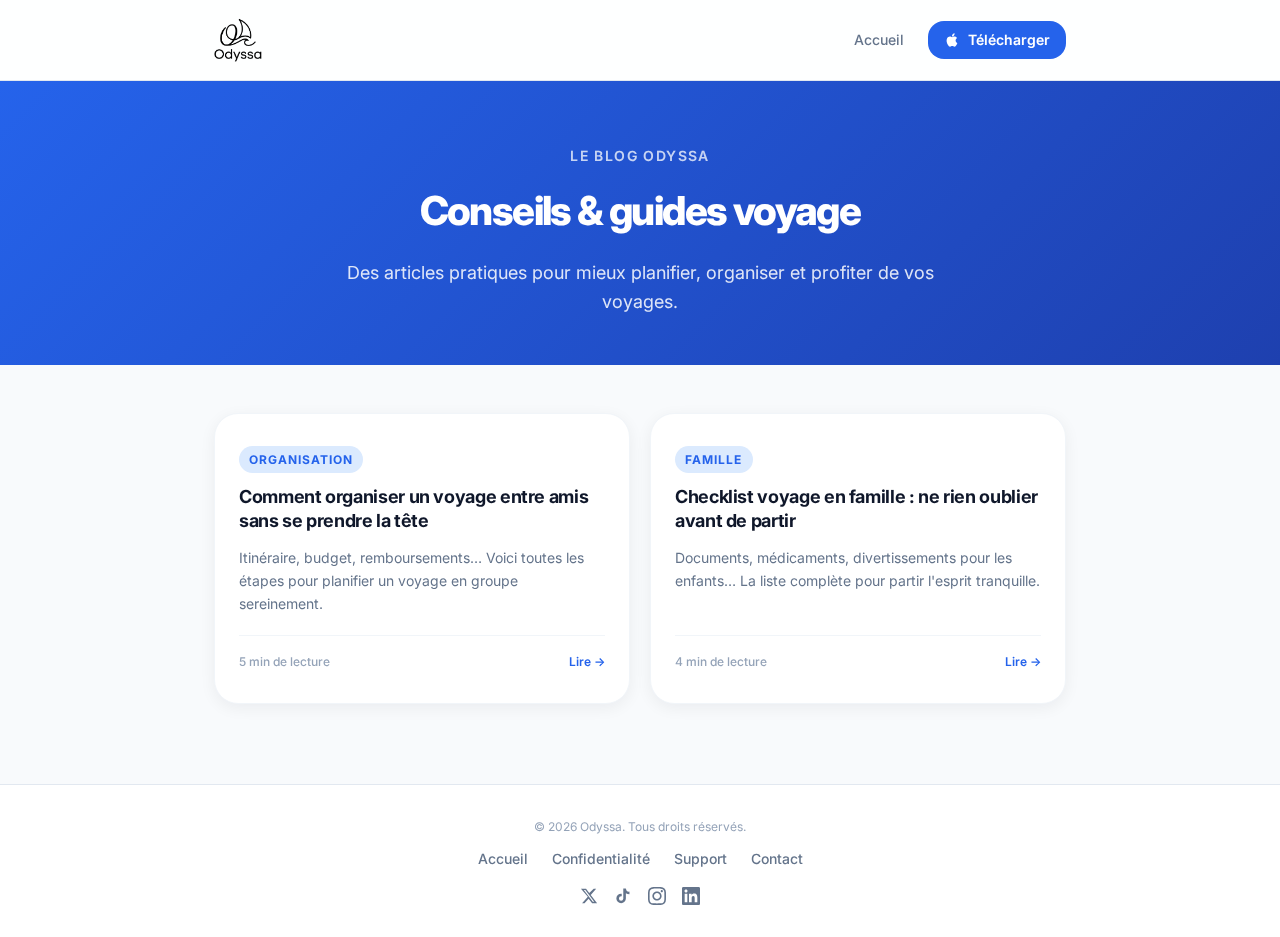
<file: blog/index.html>
<!DOCTYPE html>
<html lang="fr">
<head>
  <meta charset="UTF-8">
  <meta name="viewport" content="width=device-width, initial-scale=1.0">
  <meta name="description" content="Conseils, astuces et guides pratiques pour mieux voyager. Itinéraires, organisation, budget et bons plans rédigés par l'équipe Odyssa.">
  <title>Blog Voyage — Conseils et guides pratiques | Odyssa</title>
  <link rel="preconnect" href="https://fonts.googleapis.com">
  <link rel="preconnect" href="https://fonts.gstatic.com" crossorigin>
  <link rel="stylesheet" href="https://fonts.googleapis.com/css2?family=Inter:wght@400;500;600;700;800&display=swap">
  <link rel="stylesheet" href="../styles.css">
  <link rel="stylesheet" href="../blog.css">
  <link rel="icon" type="image/png" href="../favicon.png">
  <link rel="canonical" href="https://odyssa-app.com/blog/">
  <meta property="og:type" content="website">
  <meta property="og:url" content="https://odyssa-app.com/blog/">
  <meta property="og:title" content="Blog Voyage — Conseils et guides pratiques | Odyssa">
  <meta property="og:description" content="Conseils, astuces et guides pratiques pour mieux voyager.">
  <meta property="og:image" content="https://odyssa-app.com/assets/og-image.png">
  <meta property="og:locale" content="fr_FR">
  <meta name="twitter:card" content="summary_large_image">
  <meta name="twitter:title" content="Blog Voyage — Conseils et guides pratiques | Odyssa">
  <meta name="twitter:description" content="Conseils, astuces et guides pratiques pour mieux voyager. Itinéraires, organisation, budget et bons plans rédigés par l'équipe Odyssa.">
  <meta name="twitter:image" content="https://odyssa-app.com/assets/og-image.png">
</head>
<body class="legal-page">

  <header class="blog-navbar">
    <div class="blog-navbar-inner">
      <a href="../" class="blog-navbar-logo">
        <img src="../assets/odyssa-logo-transparent.png" alt="Odyssa">
      </a>
      <nav class="blog-navbar-links">
        <a href="../">Accueil</a>
        <a href="https://apps.apple.com/fr/app/odyssa/id6758266472" class="blog-navbar-cta" target="_blank" rel="noopener">
          <svg width="16" height="16" viewBox="0 0 24 24" fill="currentColor"><path d="M18.71 19.5c-.83 1.24-1.71 2.45-3.05 2.47-1.34.03-1.77-.79-3.29-.79-1.53 0-2 .77-3.27.82-1.31.05-2.3-1.32-3.14-2.53C4.25 17 2.94 12.45 4.7 9.39c.87-1.52 2.43-2.48 4.12-2.51 1.28-.02 2.5.87 3.29.87.78 0 2.26-1.07 3.8-.91.65.03 2.47.26 3.64 1.98-.09.06-2.17 1.28-2.15 3.81.03 3.02 2.65 4.03 2.68 4.04-.03.07-.42 1.44-1.38 2.83M13 3.5c.73-.83 1.94-1.46 2.94-1.5.13 1.17-.34 2.35-1.04 3.19-.69.85-1.83 1.51-2.95 1.42-.15-1.15.41-2.35 1.05-3.11z"/></svg>
          Télécharger
        </a>
      </nav>
    </div>
  </header>

  <div class="blog-hero">
    <div class="blog-hero-inner">
      <p class="blog-label">Le blog Odyssa</p>
      <h1>Conseils & guides voyage</h1>
      <p class="blog-hero-sub">Des articles pratiques pour mieux planifier, organiser et profiter de vos voyages.</p>
    </div>
  </div>

  <main class="blog-main">
    <div class="blog-grid">

      <a href="organiser-voyage-entre-amis/" class="blog-card">
        <div class="blog-card-tag">Organisation</div>
        <h2>Comment organiser un voyage entre amis sans se prendre la tête</h2>
        <p>Itinéraire, budget, remboursements… Voici toutes les étapes pour planifier un voyage en groupe sereinement.</p>
        <div class="blog-card-meta">
          <span>5 min de lecture</span>
          <span class="blog-card-arrow">Lire →</span>
        </div>
      </a>

      <a href="checklist-voyage-famille/" class="blog-card">
        <div class="blog-card-tag">Famille</div>
        <h2>Checklist voyage en famille : ne rien oublier avant de partir</h2>
        <p>Documents, médicaments, divertissements pour les enfants… La liste complète pour partir l'esprit tranquille.</p>
        <div class="blog-card-meta">
          <span>4 min de lecture</span>
          <span class="blog-card-arrow">Lire →</span>
        </div>
      </a>

    </div>
  </main>

  <footer class="legal-footer">
    <div class="legal-footer-inner">
      <p>&copy; 2026 Odyssa. Tous droits réservés.</p>
      <div class="legal-footer-links">
        <a href="../">Accueil</a>
        <a href="../privacy-policy/">Confidentialité</a>
        <a href="../support/">Support</a>
        <a href="mailto:contact.odyssa@proton.me">Contact</a>
      </div>
      <div class="footer-social">
        <a href="https://x.com/Odyssa_app" target="_blank" rel="noopener" aria-label="Odyssa sur X">
          <svg width="18" height="18" viewBox="0 0 24 24" fill="currentColor"><path d="M18.244 2.25h3.308l-7.227 8.26 8.502 11.24H16.17l-4.714-6.231-5.401 6.231H2.737l7.73-8.835L1.254 2.25H8.08l4.259 5.631 5.905-5.631zm-1.161 17.52h1.833L7.084 4.126H5.117z"/></svg>
        </a>
        <a href="https://www.tiktok.com/@odyssa_app" target="_blank" rel="noopener" aria-label="Odyssa sur TikTok">
          <svg width="18" height="18" viewBox="0 0 24 24" fill="currentColor"><path d="M19.59 6.69a4.83 4.83 0 01-3.77-4.25V2h-3.45v13.67a2.89 2.89 0 01-2.88 2.5 2.89 2.89 0 01-2.89-2.89 2.89 2.89 0 012.89-2.89c.28 0 .54.04.79.1V9.01a6.29 6.29 0 00-.79-.05 6.34 6.34 0 00-6.34 6.34 6.34 6.34 0 006.34 6.34 6.34 6.34 0 006.33-6.34V8.19a8.19 8.19 0 004.79 1.52V6.27a4.85 4.85 0 01-1.02-.58z"/></svg>
        </a>
        <a href="https://www.instagram.com/odyssa_app/" target="_blank" rel="noopener" aria-label="Odyssa sur Instagram">
          <svg width="18" height="18" viewBox="0 0 24 24" fill="currentColor"><path d="M12 2.163c3.204 0 3.584.012 4.85.07 3.252.148 4.771 1.691 4.919 4.919.058 1.265.069 1.645.069 4.849 0 3.205-.012 3.584-.069 4.849-.149 3.225-1.664 4.771-4.919 4.919-1.266.058-1.644.07-4.85.07-3.204 0-3.584-.012-4.849-.07-3.26-.149-4.771-1.699-4.919-4.92-.058-1.265-.07-1.644-.07-4.849 0-3.204.013-3.583.07-4.849.149-3.227 1.664-4.771 4.919-4.919 1.266-.057 1.645-.069 4.849-.069zm0-2.163c-3.259 0-3.667.014-4.947.072-4.358.2-6.78 2.618-6.98 6.98-.059 1.281-.073 1.689-.073 4.948 0 3.259.014 3.668.072 4.948.2 4.358 2.618 6.78 6.98 6.98 1.281.058 1.689.072 4.948.072 3.259 0 3.668-.014 4.948-.072 4.354-.2 6.782-2.618 6.979-6.98.059-1.28.073-1.689.073-4.948 0-3.259-.014-3.667-.072-4.947-.196-4.354-2.617-6.78-6.979-6.98-1.281-.059-1.69-.073-4.949-.073zm0 5.838c-3.403 0-6.162 2.759-6.162 6.162s2.759 6.163 6.162 6.163 6.162-2.759 6.162-6.163c0-3.403-2.759-6.162-6.162-6.162zm0 10.162c-2.209 0-4-1.79-4-4 0-2.209 1.791-4 4-4s4 1.791 4 4c0 2.21-1.791 4-4 4zm6.406-11.845c-.796 0-1.441.645-1.441 1.44s.645 1.44 1.441 1.44c.795 0 1.439-.645 1.439-1.44s-.644-1.44-1.439-1.44z"/></svg>
        </a>
        <a href="https://www.linkedin.com/company/odyssa-app/" target="_blank" rel="noopener" aria-label="Odyssa sur LinkedIn">
          <svg width="18" height="18" viewBox="0 0 24 24" fill="currentColor"><path d="M20.447 20.452h-3.554v-5.569c0-1.328-.027-3.037-1.852-3.037-1.853 0-2.136 1.445-2.136 2.939v5.667H9.351V9h3.414v1.561h.046c.477-.9 1.637-1.85 3.37-1.85 3.601 0 4.267 2.37 4.267 5.455v6.286zM5.337 7.433c-1.144 0-2.063-.926-2.063-2.065 0-1.138.92-2.063 2.063-2.063 1.14 0 2.064.925 2.064 2.063 0 1.139-.925 2.065-2.064 2.065zm1.782 13.019H3.555V9h3.564v11.452zM22.225 0H1.771C.792 0 0 .774 0 1.729v20.542C0 23.227.792 24 1.771 24h20.451C23.2 24 24 23.227 24 22.271V1.729C24 .774 23.2 0 22.222 0h.003z"/></svg>
        </a>
      </div>
    </div>
  </footer>

</body>
</html>
</file>
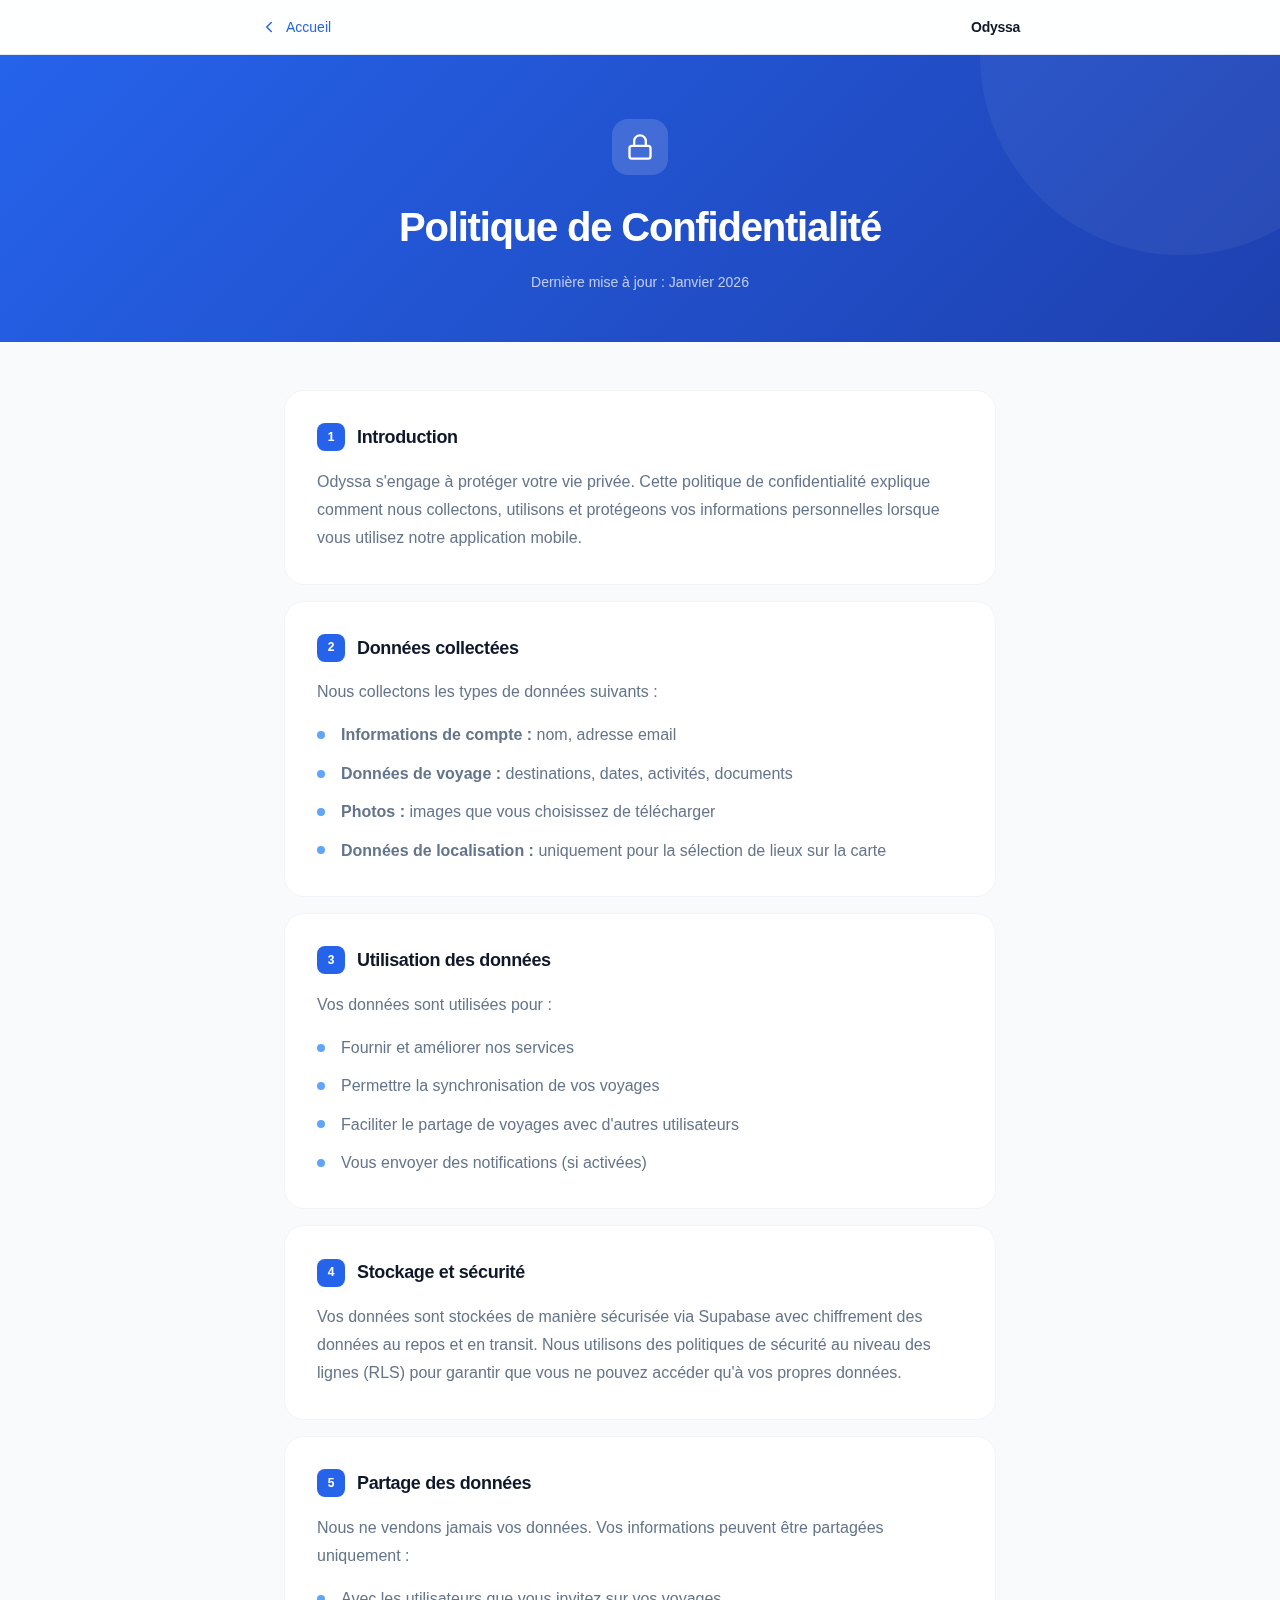
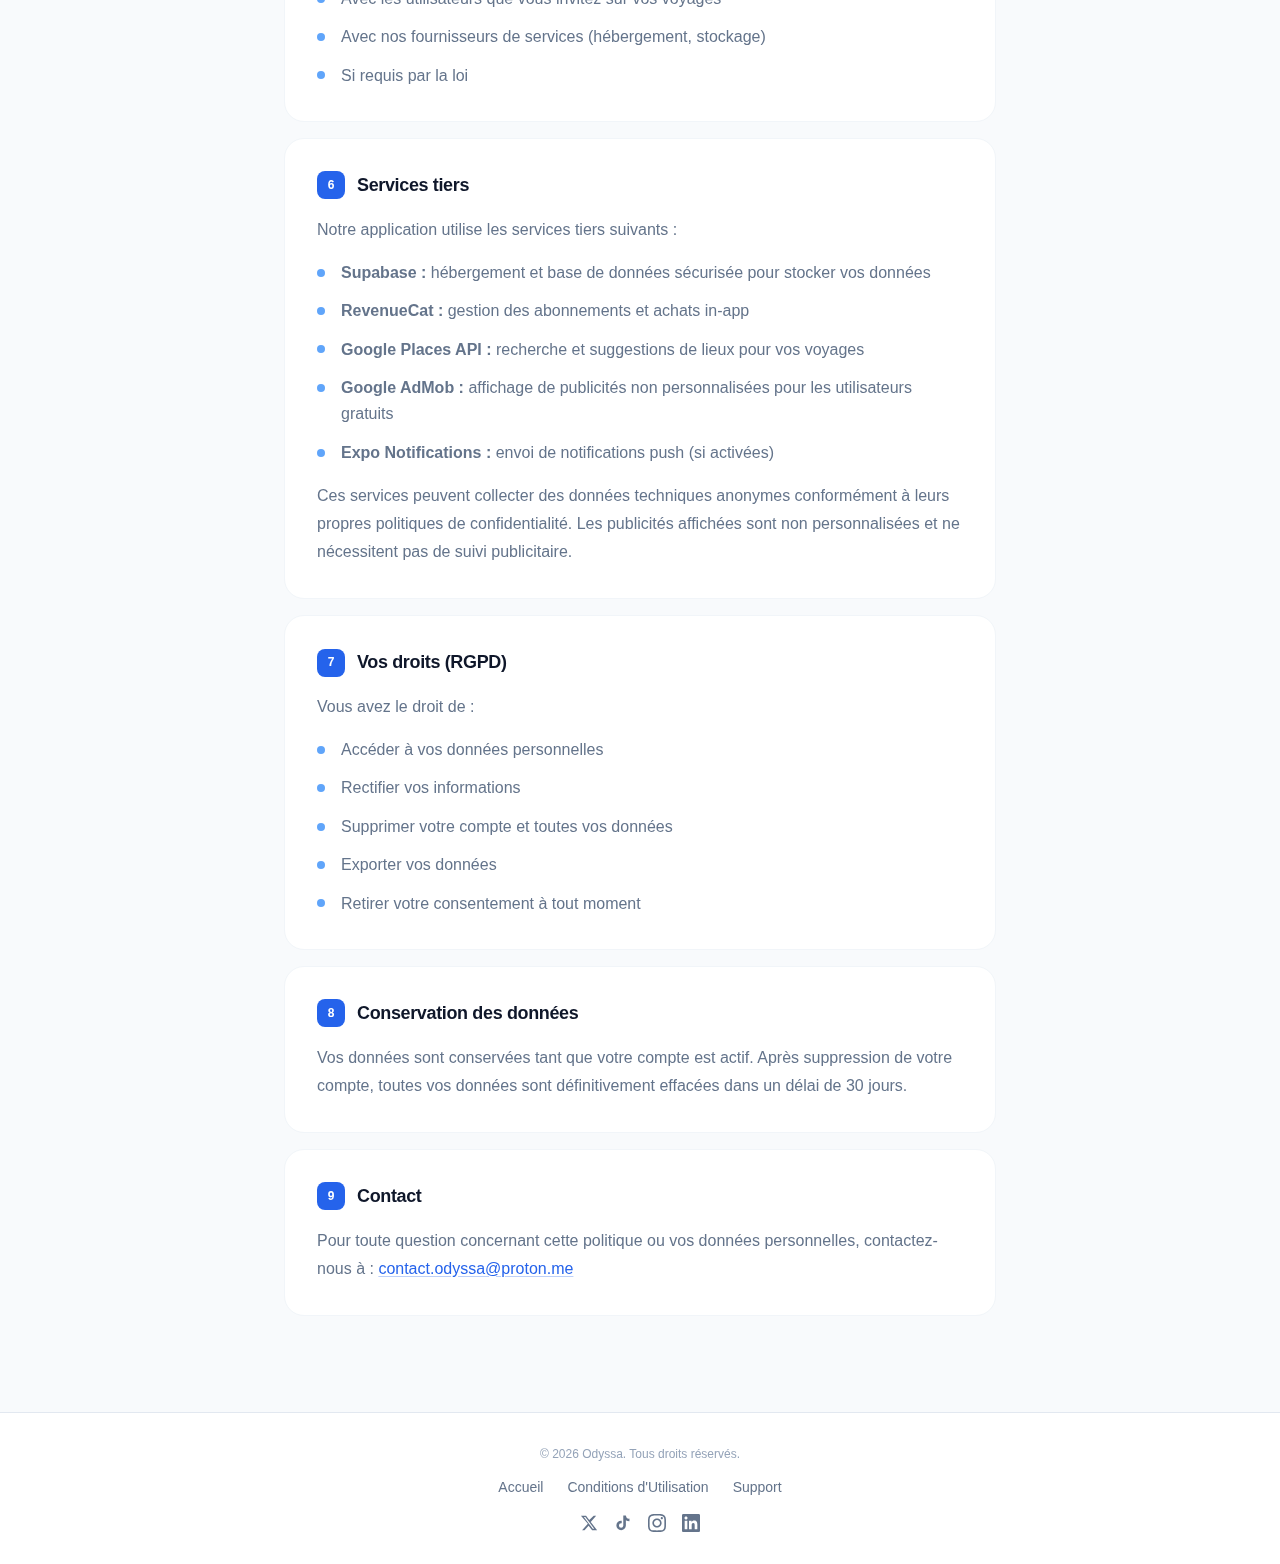
<file: privacy-policy/index.html>
<!DOCTYPE html>
<html lang="fr">
<head>
  <meta charset="UTF-8">
  <meta name="viewport" content="width=device-width, initial-scale=1.0">
  <meta name="description" content="Politique de confidentialité d'Odyssa - Découvrez comment nous protégeons vos données personnelles.">
  <title>Politique de Confidentialité - Odyssa</title>
  <link rel="stylesheet" href="../styles.css">
  <link rel="icon" type="image/png" href="../favicon.png">
  <link rel="canonical" href="https://odyssa-app.com/privacy-policy/">
</head>
<body class="legal-page">

  <nav class="legal-topbar">
    <div class="legal-topbar-inner">
      <a href="../" class="legal-back">
        <svg viewBox="0 0 24 24" fill="none" stroke="currentColor" stroke-width="2" stroke-linecap="round" stroke-linejoin="round">
          <polyline points="15 18 9 12 15 6"></polyline>
        </svg>
        Accueil
      </a>
      <span class="legal-topbar-brand">Odyssa</span>
    </div>
  </nav>

  <header class="legal-hero">
    <div class="legal-hero-inner">
      <div class="legal-hero-icon">
        <svg viewBox="0 0 24 24" fill="none" stroke="currentColor" stroke-width="2" stroke-linecap="round" stroke-linejoin="round">
          <rect x="3" y="11" width="18" height="11" rx="2" ry="2"></rect>
          <path d="M7 11V7a5 5 0 0 1 10 0v4"></path>
        </svg>
      </div>
      <h1>Politique de Confidentialité</h1>
      <p class="legal-date">Dernière mise à jour : Janvier 2026</p>
    </div>
  </header>

  <main class="legal-body">

    <div class="legal-section">
      <h2><span class="section-number">1</span> Introduction</h2>
      <p>Odyssa s'engage à protéger votre vie privée. Cette politique de confidentialité explique comment nous collectons, utilisons et protégeons vos informations personnelles lorsque vous utilisez notre application mobile.</p>
    </div>

    <div class="legal-section">
      <h2><span class="section-number">2</span> Données collectées</h2>
      <p>Nous collectons les types de données suivants :</p>
      <ul>
        <li><strong>Informations de compte :</strong> nom, adresse email</li>
        <li><strong>Données de voyage :</strong> destinations, dates, activités, documents</li>
        <li><strong>Photos :</strong> images que vous choisissez de télécharger</li>
        <li><strong>Données de localisation :</strong> uniquement pour la sélection de lieux sur la carte</li>
      </ul>
    </div>

    <div class="legal-section">
      <h2><span class="section-number">3</span> Utilisation des données</h2>
      <p>Vos données sont utilisées pour :</p>
      <ul>
        <li>Fournir et améliorer nos services</li>
        <li>Permettre la synchronisation de vos voyages</li>
        <li>Faciliter le partage de voyages avec d'autres utilisateurs</li>
        <li>Vous envoyer des notifications (si activées)</li>
      </ul>
    </div>

    <div class="legal-section">
      <h2><span class="section-number">4</span> Stockage et sécurité</h2>
      <p>Vos données sont stockées de manière sécurisée via Supabase avec chiffrement des données au repos et en transit. Nous utilisons des politiques de sécurité au niveau des lignes (RLS) pour garantir que vous ne pouvez accéder qu'à vos propres données.</p>
    </div>

    <div class="legal-section">
      <h2><span class="section-number">5</span> Partage des données</h2>
      <p>Nous ne vendons jamais vos données. Vos informations peuvent être partagées uniquement :</p>
      <ul>
        <li>Avec les utilisateurs que vous invitez sur vos voyages</li>
        <li>Avec nos fournisseurs de services (hébergement, stockage)</li>
        <li>Si requis par la loi</li>
      </ul>
    </div>

    <div class="legal-section">
      <h2><span class="section-number">6</span> Services tiers</h2>
      <p>Notre application utilise les services tiers suivants :</p>
      <ul>
        <li><strong>Supabase :</strong> hébergement et base de données sécurisée pour stocker vos données</li>
        <li><strong>RevenueCat :</strong> gestion des abonnements et achats in-app</li>
        <li><strong>Google Places API :</strong> recherche et suggestions de lieux pour vos voyages</li>
        <li><strong>Google AdMob :</strong> affichage de publicités non personnalisées pour les utilisateurs gratuits</li>
        <li><strong>Expo Notifications :</strong> envoi de notifications push (si activées)</li>
      </ul>
      <p>Ces services peuvent collecter des données techniques anonymes conformément à leurs propres politiques de confidentialité. Les publicités affichées sont non personnalisées et ne nécessitent pas de suivi publicitaire.</p>
    </div>

    <div class="legal-section">
      <h2><span class="section-number">7</span> Vos droits (RGPD)</h2>
      <p>Vous avez le droit de :</p>
      <ul>
        <li>Accéder à vos données personnelles</li>
        <li>Rectifier vos informations</li>
        <li>Supprimer votre compte et toutes vos données</li>
        <li>Exporter vos données</li>
        <li>Retirer votre consentement à tout moment</li>
      </ul>
    </div>

    <div class="legal-section">
      <h2><span class="section-number">8</span> Conservation des données</h2>
      <p>Vos données sont conservées tant que votre compte est actif. Après suppression de votre compte, toutes vos données sont définitivement effacées dans un délai de 30 jours.</p>
    </div>

    <div class="legal-section">
      <h2><span class="section-number">9</span> Contact</h2>
      <p>Pour toute question concernant cette politique ou vos données personnelles, contactez-nous à : <a href="mailto:contact.odyssa@proton.me">contact.odyssa@proton.me</a></p>
    </div>

  </main>

  <footer class="legal-footer">
    <div class="legal-footer-inner">
      <p>&copy; 2026 Odyssa. Tous droits réservés.</p>
      <div class="legal-footer-links">
        <a href="../">Accueil</a>
        <a href="../terms-of-service/">Conditions d'Utilisation</a>
        <a href="../support/">Support</a>
      </div>
      <div class="footer-social">
        <a href="https://x.com/Odyssa_app" target="_blank" rel="noopener" aria-label="Odyssa sur X">
          <svg width="18" height="18" viewBox="0 0 24 24" fill="currentColor"><path d="M18.244 2.25h3.308l-7.227 8.26 8.502 11.24H16.17l-4.714-6.231-5.401 6.231H2.737l7.73-8.835L1.254 2.25H8.08l4.259 5.631 5.905-5.631zm-1.161 17.52h1.833L7.084 4.126H5.117z"/></svg>
        </a>
        <a href="https://www.tiktok.com/@odyssa_app" target="_blank" rel="noopener" aria-label="Odyssa sur TikTok">
          <svg width="18" height="18" viewBox="0 0 24 24" fill="currentColor"><path d="M19.59 6.69a4.83 4.83 0 01-3.77-4.25V2h-3.45v13.67a2.89 2.89 0 01-2.88 2.5 2.89 2.89 0 01-2.89-2.89 2.89 2.89 0 012.89-2.89c.28 0 .54.04.79.1V9.01a6.29 6.29 0 00-.79-.05 6.34 6.34 0 00-6.34 6.34 6.34 6.34 0 006.34 6.34 6.34 6.34 0 006.33-6.34V8.19a8.19 8.19 0 004.79 1.52V6.27a4.85 4.85 0 01-1.02-.58z"/></svg>
        </a>
        <a href="https://www.instagram.com/odyssa_app/" target="_blank" rel="noopener" aria-label="Odyssa sur Instagram">
          <svg width="18" height="18" viewBox="0 0 24 24" fill="currentColor"><path d="M12 2.163c3.204 0 3.584.012 4.85.07 3.252.148 4.771 1.691 4.919 4.919.058 1.265.069 1.645.069 4.849 0 3.205-.012 3.584-.069 4.849-.149 3.225-1.664 4.771-4.919 4.919-1.266.058-1.644.07-4.85.07-3.204 0-3.584-.012-4.849-.07-3.26-.149-4.771-1.699-4.919-4.92-.058-1.265-.07-1.644-.07-4.849 0-3.204.013-3.583.07-4.849.149-3.227 1.664-4.771 4.919-4.919 1.266-.057 1.645-.069 4.849-.069zm0-2.163c-3.259 0-3.667.014-4.947.072-4.358.2-6.78 2.618-6.98 6.98-.059 1.281-.073 1.689-.073 4.948 0 3.259.014 3.668.072 4.948.2 4.358 2.618 6.78 6.98 6.98 1.281.058 1.689.072 4.948.072 3.259 0 3.668-.014 4.948-.072 4.354-.2 6.782-2.618 6.979-6.98.059-1.28.073-1.689.073-4.948 0-3.259-.014-3.667-.072-4.947-.196-4.354-2.617-6.78-6.979-6.98-1.281-.059-1.69-.073-4.949-.073zm0 5.838c-3.403 0-6.162 2.759-6.162 6.162s2.759 6.163 6.162 6.163 6.162-2.759 6.162-6.163c0-3.403-2.759-6.162-6.162-6.162zm0 10.162c-2.209 0-4-1.79-4-4 0-2.209 1.791-4 4-4s4 1.791 4 4c0 2.21-1.791 4-4 4zm6.406-11.845c-.796 0-1.441.645-1.441 1.44s.645 1.44 1.441 1.44c.795 0 1.439-.645 1.439-1.44s-.644-1.44-1.439-1.44z"/></svg>
        </a>
        <a href="https://www.linkedin.com/company/odyssa-app/" target="_blank" rel="noopener" aria-label="Odyssa sur LinkedIn">
          <svg width="18" height="18" viewBox="0 0 24 24" fill="currentColor"><path d="M20.447 20.452h-3.554v-5.569c0-1.328-.027-3.037-1.852-3.037-1.853 0-2.136 1.445-2.136 2.939v5.667H9.351V9h3.414v1.561h.046c.477-.9 1.637-1.85 3.37-1.85 3.601 0 4.267 2.37 4.267 5.455v6.286zM5.337 7.433c-1.144 0-2.063-.926-2.063-2.065 0-1.138.92-2.063 2.063-2.063 1.14 0 2.064.925 2.064 2.063 0 1.139-.925 2.065-2.064 2.065zm1.782 13.019H3.555V9h3.564v11.452zM22.225 0H1.771C.792 0 0 .774 0 1.729v20.542C0 23.227.792 24 1.771 24h20.451C23.2 24 24 23.227 24 22.271V1.729C24 .774 23.2 0 22.222 0h.003z"/></svg>
        </a>
      </div>
    </div>
  </footer>

</body>
</html>
</file>
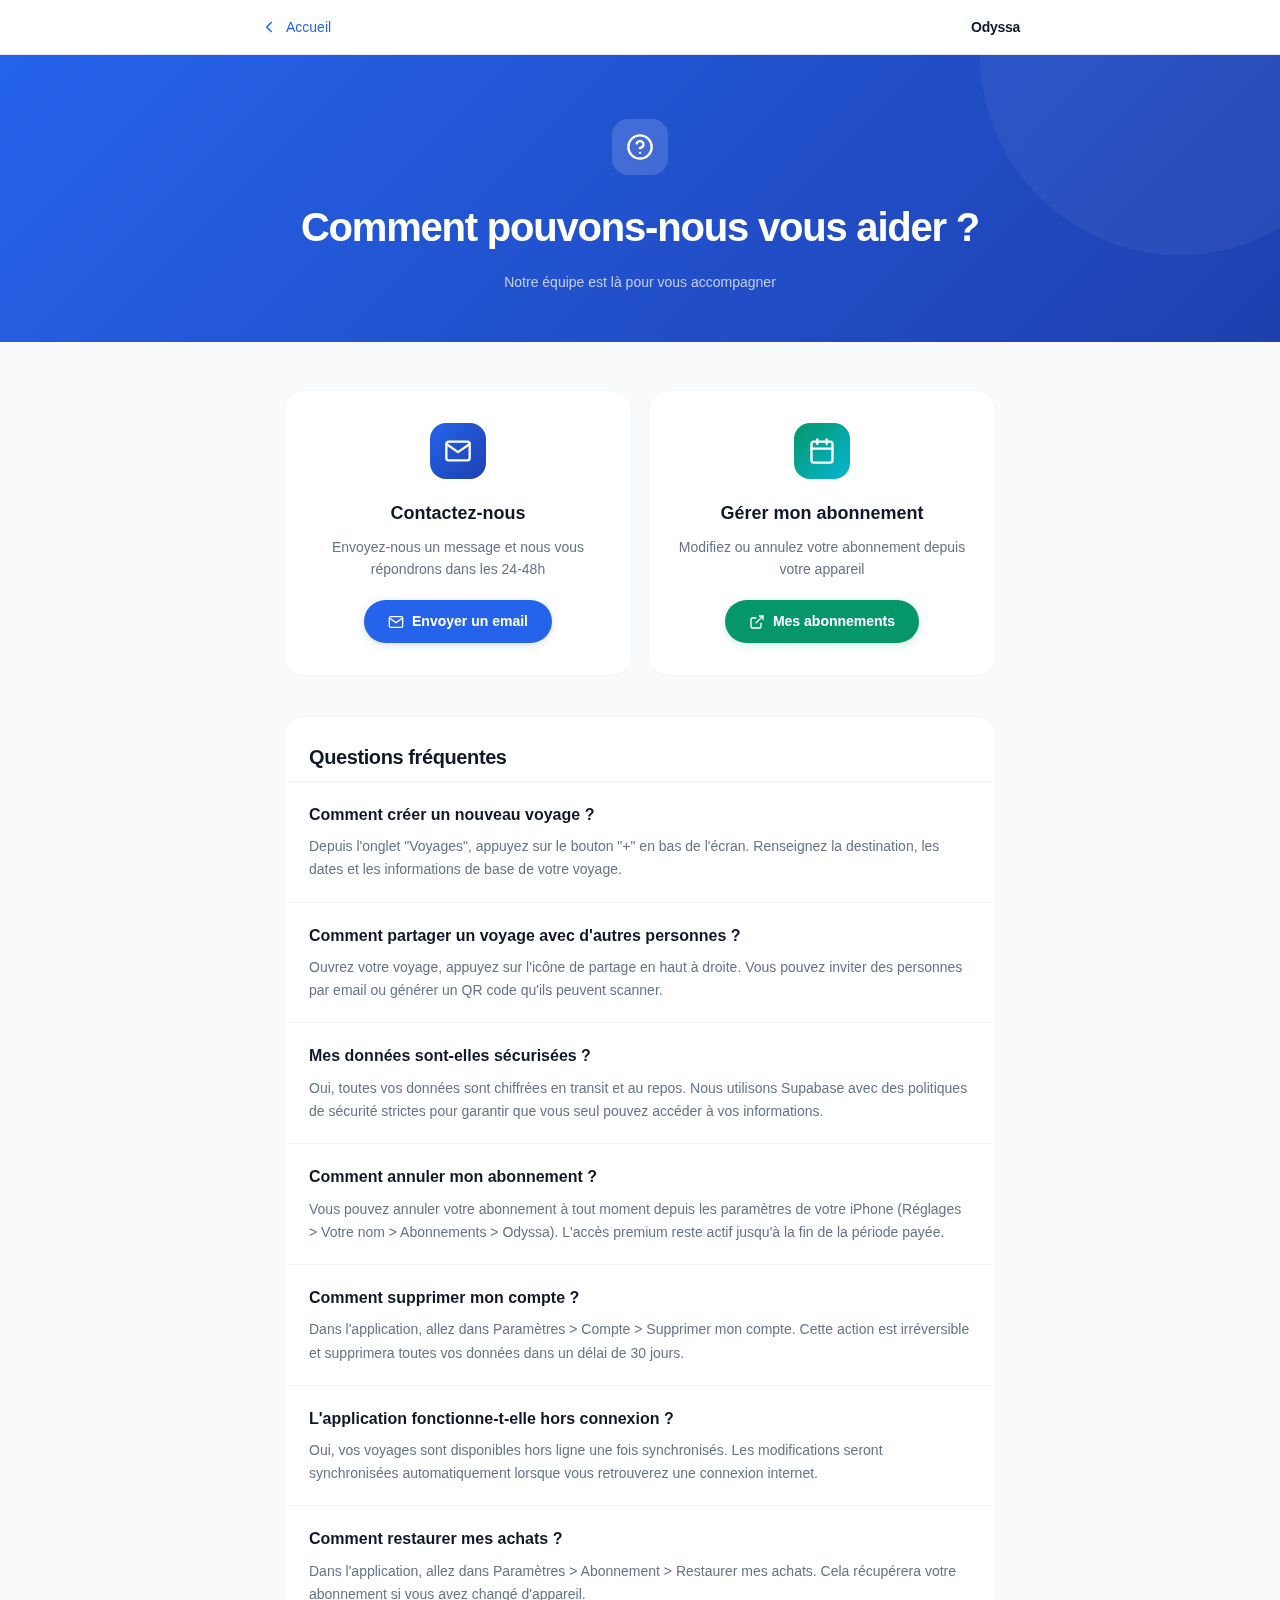
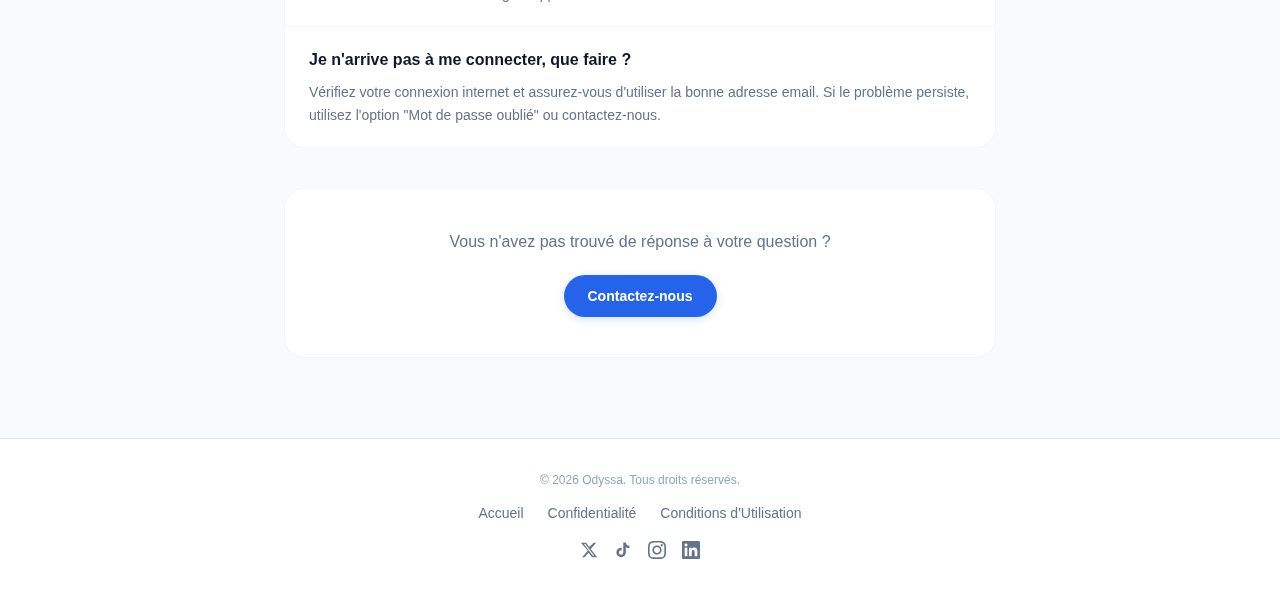
<file: support/index.html>
<!DOCTYPE html>
<html lang="fr">
<head>
  <meta charset="UTF-8">
  <meta name="viewport" content="width=device-width, initial-scale=1.0">
  <meta name="description" content="Support Odyssa - Besoin d'aide ? Notre équipe est là pour vous accompagner.">
  <title>Support - Odyssa</title>
  <link rel="stylesheet" href="../styles.css">
  <link rel="icon" type="image/png" href="../favicon.png">
  <link rel="canonical" href="https://odyssa-app.com/support/">
</head>
<body class="legal-page">

  <nav class="legal-topbar">
    <div class="legal-topbar-inner">
      <a href="../" class="legal-back">
        <svg viewBox="0 0 24 24" fill="none" stroke="currentColor" stroke-width="2" stroke-linecap="round" stroke-linejoin="round">
          <polyline points="15 18 9 12 15 6"></polyline>
        </svg>
        Accueil
      </a>
      <span class="legal-topbar-brand">Odyssa</span>
    </div>
  </nav>

  <header class="legal-hero">
    <div class="legal-hero-inner">
      <div class="legal-hero-icon">
        <svg viewBox="0 0 24 24" fill="none" stroke="currentColor" stroke-width="2" stroke-linecap="round" stroke-linejoin="round">
          <circle cx="12" cy="12" r="10"></circle>
          <path d="M9.09 9a3 3 0 0 1 5.83 1c0 2-3 3-3 3"></path>
          <line x1="12" y1="17" x2="12.01" y2="17"></line>
        </svg>
      </div>
      <h1>Comment pouvons-nous vous aider ?</h1>
      <p class="legal-date">Notre équipe est là pour vous accompagner</p>
    </div>
  </header>

  <main class="legal-body">

    <section class="support-grid">
      <div class="support-card-modern">
        <div class="support-card-icon-modern">
          <svg width="28" height="28" viewBox="0 0 24 24" fill="none" stroke="currentColor" stroke-width="2" stroke-linecap="round" stroke-linejoin="round">
            <path d="M4 4h16c1.1 0 2 .9 2 2v12c0 1.1-.9 2-2 2H4c-1.1 0-2-.9-2-2V6c0-1.1.9-2 2-2z"></path>
            <polyline points="22,6 12,13 2,6"></polyline>
          </svg>
        </div>
        <h2>Contactez-nous</h2>
        <p>Envoyez-nous un message et nous vous répondrons dans les 24-48h</p>
        <a href="mailto:contact.odyssa@proton.me" class="btn-modern">
          <svg width="16" height="16" viewBox="0 0 24 24" fill="none" stroke="currentColor" stroke-width="2">
            <path d="M4 4h16c1.1 0 2 .9 2 2v12c0 1.1-.9 2-2 2H4c-1.1 0-2-.9-2-2V6c0-1.1.9-2 2-2z"></path>
            <polyline points="22,6 12,13 2,6"></polyline>
          </svg>
          Envoyer un email
        </a>
      </div>

      <div class="support-card-modern">
        <div class="support-card-icon-modern">
          <svg width="28" height="28" viewBox="0 0 24 24" fill="none" stroke="currentColor" stroke-width="2" stroke-linecap="round" stroke-linejoin="round">
            <rect x="3" y="4" width="18" height="18" rx="2" ry="2"></rect>
            <line x1="16" y1="2" x2="16" y2="6"></line>
            <line x1="8" y1="2" x2="8" y2="6"></line>
            <line x1="3" y1="10" x2="21" y2="10"></line>
          </svg>
        </div>
        <h2>Gérer mon abonnement</h2>
        <p>Modifiez ou annulez votre abonnement depuis votre appareil</p>
        <a href="https://apps.apple.com/account/subscriptions" class="btn-modern" target="_blank" rel="noopener">
          <svg width="16" height="16" viewBox="0 0 24 24" fill="none" stroke="currentColor" stroke-width="2">
            <path d="M18 13v6a2 2 0 0 1-2 2H5a2 2 0 0 1-2-2V8a2 2 0 0 1 2-2h6"></path>
            <polyline points="15 3 21 3 21 9"></polyline>
            <line x1="10" y1="14" x2="21" y2="3"></line>
          </svg>
          Mes abonnements
        </a>
      </div>
    </section>

    <section class="faq-modern">
      <div class="faq-modern-header">
        <h2>Questions fréquentes</h2>
      </div>

      <div class="faq-item-modern">
        <h3>Comment créer un nouveau voyage ?</h3>
        <p>Depuis l'onglet "Voyages", appuyez sur le bouton "+" en bas de l'écran. Renseignez la destination, les dates et les informations de base de votre voyage.</p>
      </div>

      <div class="faq-item-modern">
        <h3>Comment partager un voyage avec d'autres personnes ?</h3>
        <p>Ouvrez votre voyage, appuyez sur l'icône de partage en haut à droite. Vous pouvez inviter des personnes par email ou générer un QR code qu'ils peuvent scanner.</p>
      </div>

      <div class="faq-item-modern">
        <h3>Mes données sont-elles sécurisées ?</h3>
        <p>Oui, toutes vos données sont chiffrées en transit et au repos. Nous utilisons Supabase avec des politiques de sécurité strictes pour garantir que vous seul pouvez accéder à vos informations.</p>
      </div>

      <div class="faq-item-modern">
        <h3>Comment annuler mon abonnement ?</h3>
        <p>Vous pouvez annuler votre abonnement à tout moment depuis les paramètres de votre iPhone (Réglages > Votre nom > Abonnements > Odyssa). L'accès premium reste actif jusqu'à la fin de la période payée.</p>
      </div>

      <div class="faq-item-modern">
        <h3>Comment supprimer mon compte ?</h3>
        <p>Dans l'application, allez dans Paramètres > Compte > Supprimer mon compte. Cette action est irréversible et supprimera toutes vos données dans un délai de 30 jours.</p>
      </div>

      <div class="faq-item-modern">
        <h3>L'application fonctionne-t-elle hors connexion ?</h3>
        <p>Oui, vos voyages sont disponibles hors ligne une fois synchronisés. Les modifications seront synchronisées automatiquement lorsque vous retrouverez une connexion internet.</p>
      </div>

      <div class="faq-item-modern">
        <h3>Comment restaurer mes achats ?</h3>
        <p>Dans l'application, allez dans Paramètres > Abonnement > Restaurer mes achats. Cela récupérera votre abonnement si vous avez changé d'appareil.</p>
      </div>

      <div class="faq-item-modern">
        <h3>Je n'arrive pas à me connecter, que faire ?</h3>
        <p>Vérifiez votre connexion internet et assurez-vous d'utiliser la bonne adresse email. Si le problème persiste, utilisez l'option "Mot de passe oublié" ou contactez-nous.</p>
      </div>
    </section>

    <section class="support-bottom-cta">
      <p>Vous n'avez pas trouvé de réponse à votre question ?</p>
      <a href="mailto:contact.odyssa@proton.me" class="btn-modern">Contactez-nous</a>
    </section>

  </main>

  <footer class="legal-footer">
    <div class="legal-footer-inner">
      <p>&copy; 2026 Odyssa. Tous droits réservés.</p>
      <div class="legal-footer-links">
        <a href="../">Accueil</a>
        <a href="../privacy-policy/">Confidentialité</a>
        <a href="../terms-of-service/">Conditions d'Utilisation</a>
      </div>
      <div class="footer-social">
        <a href="https://x.com/Odyssa_app" target="_blank" rel="noopener" aria-label="Odyssa sur X">
          <svg width="18" height="18" viewBox="0 0 24 24" fill="currentColor"><path d="M18.244 2.25h3.308l-7.227 8.26 8.502 11.24H16.17l-4.714-6.231-5.401 6.231H2.737l7.73-8.835L1.254 2.25H8.08l4.259 5.631 5.905-5.631zm-1.161 17.52h1.833L7.084 4.126H5.117z"/></svg>
        </a>
        <a href="https://www.tiktok.com/@odyssa_app" target="_blank" rel="noopener" aria-label="Odyssa sur TikTok">
          <svg width="18" height="18" viewBox="0 0 24 24" fill="currentColor"><path d="M19.59 6.69a4.83 4.83 0 01-3.77-4.25V2h-3.45v13.67a2.89 2.89 0 01-2.88 2.5 2.89 2.89 0 01-2.89-2.89 2.89 2.89 0 012.89-2.89c.28 0 .54.04.79.1V9.01a6.29 6.29 0 00-.79-.05 6.34 6.34 0 00-6.34 6.34 6.34 6.34 0 006.34 6.34 6.34 6.34 0 006.33-6.34V8.19a8.19 8.19 0 004.79 1.52V6.27a4.85 4.85 0 01-1.02-.58z"/></svg>
        </a>
        <a href="https://www.instagram.com/odyssa_app/" target="_blank" rel="noopener" aria-label="Odyssa sur Instagram">
          <svg width="18" height="18" viewBox="0 0 24 24" fill="currentColor"><path d="M12 2.163c3.204 0 3.584.012 4.85.07 3.252.148 4.771 1.691 4.919 4.919.058 1.265.069 1.645.069 4.849 0 3.205-.012 3.584-.069 4.849-.149 3.225-1.664 4.771-4.919 4.919-1.266.058-1.644.07-4.85.07-3.204 0-3.584-.012-4.849-.07-3.26-.149-4.771-1.699-4.919-4.92-.058-1.265-.07-1.644-.07-4.849 0-3.204.013-3.583.07-4.849.149-3.227 1.664-4.771 4.919-4.919 1.266-.057 1.645-.069 4.849-.069zm0-2.163c-3.259 0-3.667.014-4.947.072-4.358.2-6.78 2.618-6.98 6.98-.059 1.281-.073 1.689-.073 4.948 0 3.259.014 3.668.072 4.948.2 4.358 2.618 6.78 6.98 6.98 1.281.058 1.689.072 4.948.072 3.259 0 3.668-.014 4.948-.072 4.354-.2 6.782-2.618 6.979-6.98.059-1.28.073-1.689.073-4.948 0-3.259-.014-3.667-.072-4.947-.196-4.354-2.617-6.78-6.979-6.98-1.281-.059-1.69-.073-4.949-.073zm0 5.838c-3.403 0-6.162 2.759-6.162 6.162s2.759 6.163 6.162 6.163 6.162-2.759 6.162-6.163c0-3.403-2.759-6.162-6.162-6.162zm0 10.162c-2.209 0-4-1.79-4-4 0-2.209 1.791-4 4-4s4 1.791 4 4c0 2.21-1.791 4-4 4zm6.406-11.845c-.796 0-1.441.645-1.441 1.44s.645 1.44 1.441 1.44c.795 0 1.439-.645 1.439-1.44s-.644-1.44-1.439-1.44z"/></svg>
        </a>
        <a href="https://www.linkedin.com/company/odyssa-app/" target="_blank" rel="noopener" aria-label="Odyssa sur LinkedIn">
          <svg width="18" height="18" viewBox="0 0 24 24" fill="currentColor"><path d="M20.447 20.452h-3.554v-5.569c0-1.328-.027-3.037-1.852-3.037-1.853 0-2.136 1.445-2.136 2.939v5.667H9.351V9h3.414v1.561h.046c.477-.9 1.637-1.85 3.37-1.85 3.601 0 4.267 2.37 4.267 5.455v6.286zM5.337 7.433c-1.144 0-2.063-.926-2.063-2.065 0-1.138.92-2.063 2.063-2.063 1.14 0 2.064.925 2.064 2.063 0 1.139-.925 2.065-2.064 2.065zm1.782 13.019H3.555V9h3.564v11.452zM22.225 0H1.771C.792 0 0 .774 0 1.729v20.542C0 23.227.792 24 1.771 24h20.451C23.2 24 24 23.227 24 22.271V1.729C24 .774 23.2 0 22.222 0h.003z"/></svg>
        </a>
      </div>
    </div>
  </footer>

</body>
</html>
</file>
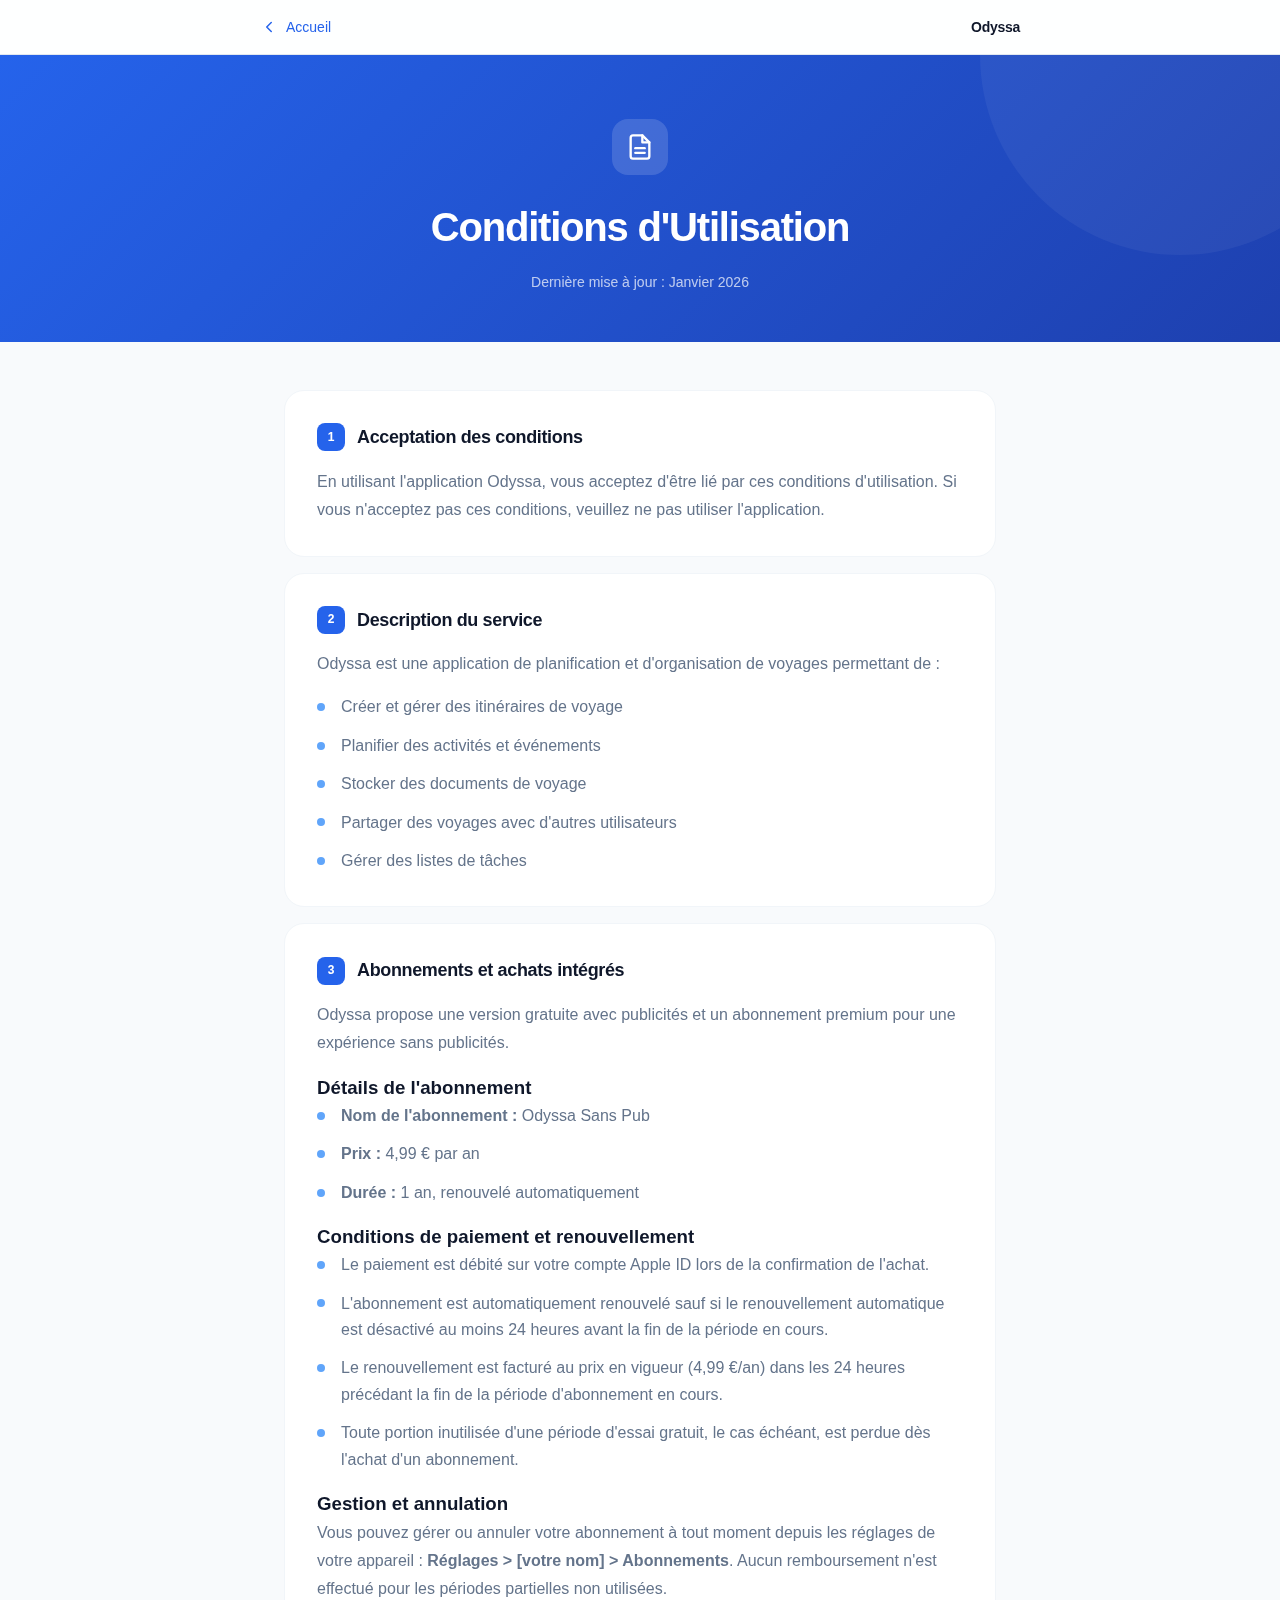
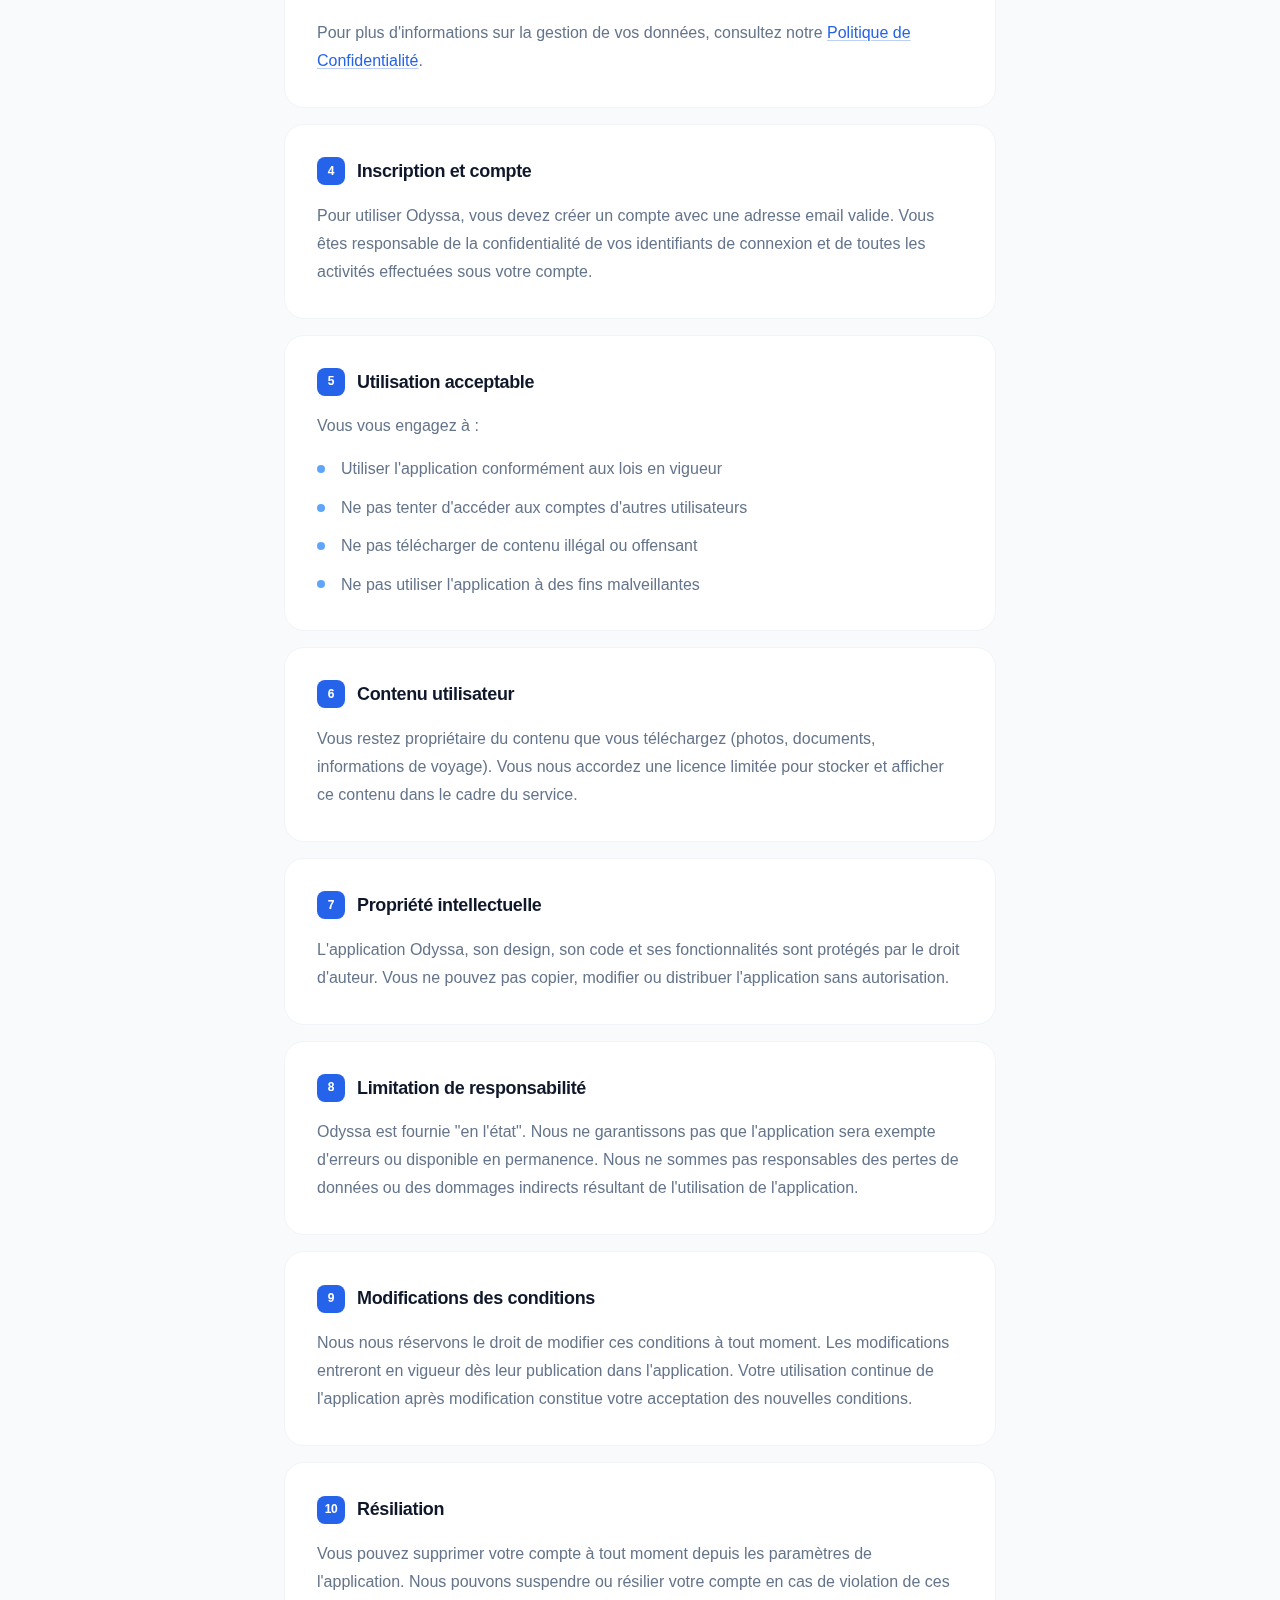
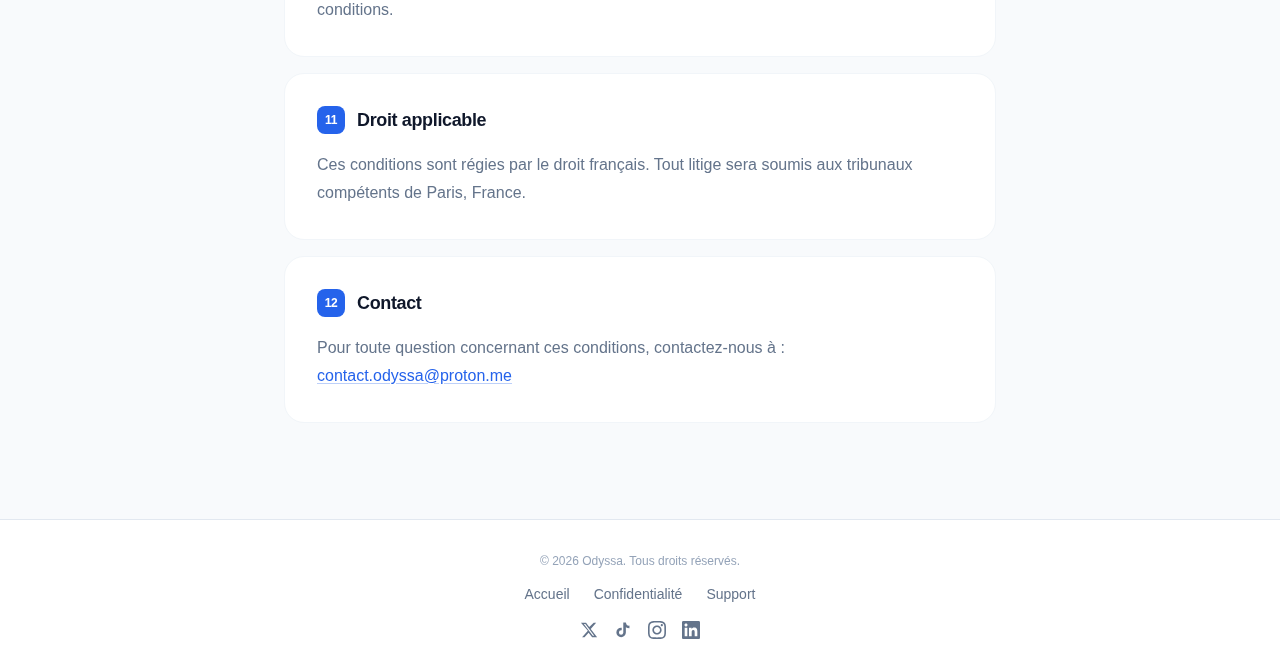
<file: terms-of-service/index.html>
<!DOCTYPE html>
<html lang="fr">
<head>
  <meta charset="UTF-8">
  <meta name="viewport" content="width=device-width, initial-scale=1.0">
  <meta name="description" content="Conditions Générales d'Utilisation d'Odyssa - Les règles qui régissent l'utilisation de notre application.">
  <title>Conditions d'Utilisation - Odyssa</title>
  <link rel="stylesheet" href="../styles.css">
  <link rel="icon" type="image/png" href="../favicon.png">
  <link rel="canonical" href="https://odyssa-app.com/terms-of-service/">
</head>
<body class="legal-page">

  <nav class="legal-topbar">
    <div class="legal-topbar-inner">
      <a href="../" class="legal-back">
        <svg viewBox="0 0 24 24" fill="none" stroke="currentColor" stroke-width="2" stroke-linecap="round" stroke-linejoin="round">
          <polyline points="15 18 9 12 15 6"></polyline>
        </svg>
        Accueil
      </a>
      <span class="legal-topbar-brand">Odyssa</span>
    </div>
  </nav>

  <header class="legal-hero">
    <div class="legal-hero-inner">
      <div class="legal-hero-icon">
        <svg viewBox="0 0 24 24" fill="none" stroke="currentColor" stroke-width="2" stroke-linecap="round" stroke-linejoin="round">
          <path d="M14 2H6a2 2 0 0 0-2 2v16a2 2 0 0 0 2 2h12a2 2 0 0 0 2-2V8z"></path>
          <polyline points="14 2 14 8 20 8"></polyline>
          <line x1="16" y1="13" x2="8" y2="13"></line>
          <line x1="16" y1="17" x2="8" y2="17"></line>
        </svg>
      </div>
      <h1>Conditions d'Utilisation</h1>
      <p class="legal-date">Dernière mise à jour : Janvier 2026</p>
    </div>
  </header>

  <main class="legal-body">

    <div class="legal-section">
      <h2><span class="section-number">1</span> Acceptation des conditions</h2>
      <p>En utilisant l'application Odyssa, vous acceptez d'être lié par ces conditions d'utilisation. Si vous n'acceptez pas ces conditions, veuillez ne pas utiliser l'application.</p>
    </div>

    <div class="legal-section">
      <h2><span class="section-number">2</span> Description du service</h2>
      <p>Odyssa est une application de planification et d'organisation de voyages permettant de :</p>
      <ul>
        <li>Créer et gérer des itinéraires de voyage</li>
        <li>Planifier des activités et événements</li>
        <li>Stocker des documents de voyage</li>
        <li>Partager des voyages avec d'autres utilisateurs</li>
        <li>Gérer des listes de tâches</li>
      </ul>
    </div>

    <div class="legal-section">
      <h2><span class="section-number">3</span> Abonnements et achats intégrés</h2>
      <p>Odyssa propose une version gratuite avec publicités et un abonnement premium pour une expérience sans publicités.</p>
      <h3>Détails de l'abonnement</h3>
      <ul>
        <li><strong>Nom de l'abonnement :</strong> Odyssa Sans Pub</li>
        <li><strong>Prix :</strong> 4,99 € par an</li>
        <li><strong>Durée :</strong> 1 an, renouvelé automatiquement</li>
      </ul>
      <h3>Conditions de paiement et renouvellement</h3>
      <ul>
        <li>Le paiement est débité sur votre compte Apple ID lors de la confirmation de l'achat.</li>
        <li>L'abonnement est automatiquement renouvelé sauf si le renouvellement automatique est désactivé au moins 24 heures avant la fin de la période en cours.</li>
        <li>Le renouvellement est facturé au prix en vigueur (4,99 €/an) dans les 24 heures précédant la fin de la période d'abonnement en cours.</li>
        <li>Toute portion inutilisée d'une période d'essai gratuit, le cas échéant, est perdue dès l'achat d'un abonnement.</li>
      </ul>
      <h3>Gestion et annulation</h3>
      <p>Vous pouvez gérer ou annuler votre abonnement à tout moment depuis les réglages de votre appareil : <strong>Réglages &gt; [votre nom] &gt; Abonnements</strong>. Aucun remboursement n'est effectué pour les périodes partielles non utilisées.</p>
      <p>Pour plus d'informations sur la gestion de vos données, consultez notre <a href="../privacy-policy/">Politique de Confidentialité</a>.</p>
    </div>

    <div class="legal-section">
      <h2><span class="section-number">4</span> Inscription et compte</h2>
      <p>Pour utiliser Odyssa, vous devez créer un compte avec une adresse email valide. Vous êtes responsable de la confidentialité de vos identifiants de connexion et de toutes les activités effectuées sous votre compte.</p>
    </div>

    <div class="legal-section">
      <h2><span class="section-number">5</span> Utilisation acceptable</h2>
      <p>Vous vous engagez à :</p>
      <ul>
        <li>Utiliser l'application conformément aux lois en vigueur</li>
        <li>Ne pas tenter d'accéder aux comptes d'autres utilisateurs</li>
        <li>Ne pas télécharger de contenu illégal ou offensant</li>
        <li>Ne pas utiliser l'application à des fins malveillantes</li>
      </ul>
    </div>

    <div class="legal-section">
      <h2><span class="section-number">6</span> Contenu utilisateur</h2>
      <p>Vous restez propriétaire du contenu que vous téléchargez (photos, documents, informations de voyage). Vous nous accordez une licence limitée pour stocker et afficher ce contenu dans le cadre du service.</p>
    </div>

    <div class="legal-section">
      <h2><span class="section-number">7</span> Propriété intellectuelle</h2>
      <p>L'application Odyssa, son design, son code et ses fonctionnalités sont protégés par le droit d'auteur. Vous ne pouvez pas copier, modifier ou distribuer l'application sans autorisation.</p>
    </div>

    <div class="legal-section">
      <h2><span class="section-number">8</span> Limitation de responsabilité</h2>
      <p>Odyssa est fournie "en l'état". Nous ne garantissons pas que l'application sera exempte d'erreurs ou disponible en permanence. Nous ne sommes pas responsables des pertes de données ou des dommages indirects résultant de l'utilisation de l'application.</p>
    </div>

    <div class="legal-section">
      <h2><span class="section-number">9</span> Modifications des conditions</h2>
      <p>Nous nous réservons le droit de modifier ces conditions à tout moment. Les modifications entreront en vigueur dès leur publication dans l'application. Votre utilisation continue de l'application après modification constitue votre acceptation des nouvelles conditions.</p>
    </div>

    <div class="legal-section">
      <h2><span class="section-number">10</span> Résiliation</h2>
      <p>Vous pouvez supprimer votre compte à tout moment depuis les paramètres de l'application. Nous pouvons suspendre ou résilier votre compte en cas de violation de ces conditions.</p>
    </div>

    <div class="legal-section">
      <h2><span class="section-number">11</span> Droit applicable</h2>
      <p>Ces conditions sont régies par le droit français. Tout litige sera soumis aux tribunaux compétents de Paris, France.</p>
    </div>

    <div class="legal-section">
      <h2><span class="section-number">12</span> Contact</h2>
      <p>Pour toute question concernant ces conditions, contactez-nous à : <a href="mailto:contact.odyssa@proton.me">contact.odyssa@proton.me</a></p>
    </div>

  </main>

  <footer class="legal-footer">
    <div class="legal-footer-inner">
      <p>&copy; 2026 Odyssa. Tous droits réservés.</p>
      <div class="legal-footer-links">
        <a href="../">Accueil</a>
        <a href="../privacy-policy/">Confidentialité</a>
        <a href="../support/">Support</a>
      </div>
      <div class="footer-social">
        <a href="https://x.com/Odyssa_app" target="_blank" rel="noopener" aria-label="Odyssa sur X">
          <svg width="18" height="18" viewBox="0 0 24 24" fill="currentColor"><path d="M18.244 2.25h3.308l-7.227 8.26 8.502 11.24H16.17l-4.714-6.231-5.401 6.231H2.737l7.73-8.835L1.254 2.25H8.08l4.259 5.631 5.905-5.631zm-1.161 17.52h1.833L7.084 4.126H5.117z"/></svg>
        </a>
        <a href="https://www.tiktok.com/@odyssa_app" target="_blank" rel="noopener" aria-label="Odyssa sur TikTok">
          <svg width="18" height="18" viewBox="0 0 24 24" fill="currentColor"><path d="M19.59 6.69a4.83 4.83 0 01-3.77-4.25V2h-3.45v13.67a2.89 2.89 0 01-2.88 2.5 2.89 2.89 0 01-2.89-2.89 2.89 2.89 0 012.89-2.89c.28 0 .54.04.79.1V9.01a6.29 6.29 0 00-.79-.05 6.34 6.34 0 00-6.34 6.34 6.34 6.34 0 006.34 6.34 6.34 6.34 0 006.33-6.34V8.19a8.19 8.19 0 004.79 1.52V6.27a4.85 4.85 0 01-1.02-.58z"/></svg>
        </a>
        <a href="https://www.instagram.com/odyssa_app/" target="_blank" rel="noopener" aria-label="Odyssa sur Instagram">
          <svg width="18" height="18" viewBox="0 0 24 24" fill="currentColor"><path d="M12 2.163c3.204 0 3.584.012 4.85.07 3.252.148 4.771 1.691 4.919 4.919.058 1.265.069 1.645.069 4.849 0 3.205-.012 3.584-.069 4.849-.149 3.225-1.664 4.771-4.919 4.919-1.266.058-1.644.07-4.85.07-3.204 0-3.584-.012-4.849-.07-3.26-.149-4.771-1.699-4.919-4.92-.058-1.265-.07-1.644-.07-4.849 0-3.204.013-3.583.07-4.849.149-3.227 1.664-4.771 4.919-4.919 1.266-.057 1.645-.069 4.849-.069zm0-2.163c-3.259 0-3.667.014-4.947.072-4.358.2-6.78 2.618-6.98 6.98-.059 1.281-.073 1.689-.073 4.948 0 3.259.014 3.668.072 4.948.2 4.358 2.618 6.78 6.98 6.98 1.281.058 1.689.072 4.948.072 3.259 0 3.668-.014 4.948-.072 4.354-.2 6.782-2.618 6.979-6.98.059-1.28.073-1.689.073-4.948 0-3.259-.014-3.667-.072-4.947-.196-4.354-2.617-6.78-6.979-6.98-1.281-.059-1.69-.073-4.949-.073zm0 5.838c-3.403 0-6.162 2.759-6.162 6.162s2.759 6.163 6.162 6.163 6.162-2.759 6.162-6.163c0-3.403-2.759-6.162-6.162-6.162zm0 10.162c-2.209 0-4-1.79-4-4 0-2.209 1.791-4 4-4s4 1.791 4 4c0 2.21-1.791 4-4 4zm6.406-11.845c-.796 0-1.441.645-1.441 1.44s.645 1.44 1.441 1.44c.795 0 1.439-.645 1.439-1.44s-.644-1.44-1.439-1.44z"/></svg>
        </a>
        <a href="https://www.linkedin.com/company/odyssa-app/" target="_blank" rel="noopener" aria-label="Odyssa sur LinkedIn">
          <svg width="18" height="18" viewBox="0 0 24 24" fill="currentColor"><path d="M20.447 20.452h-3.554v-5.569c0-1.328-.027-3.037-1.852-3.037-1.853 0-2.136 1.445-2.136 2.939v5.667H9.351V9h3.414v1.561h.046c.477-.9 1.637-1.85 3.37-1.85 3.601 0 4.267 2.37 4.267 5.455v6.286zM5.337 7.433c-1.144 0-2.063-.926-2.063-2.065 0-1.138.92-2.063 2.063-2.063 1.14 0 2.064.925 2.064 2.063 0 1.139-.925 2.065-2.064 2.065zm1.782 13.019H3.555V9h3.564v11.452zM22.225 0H1.771C.792 0 0 .774 0 1.729v20.542C0 23.227.792 24 1.771 24h20.451C23.2 24 24 23.227 24 22.271V1.729C24 .774 23.2 0 22.222 0h.003z"/></svg>
        </a>
      </div>
    </div>
  </footer>

</body>
</html>
</file>
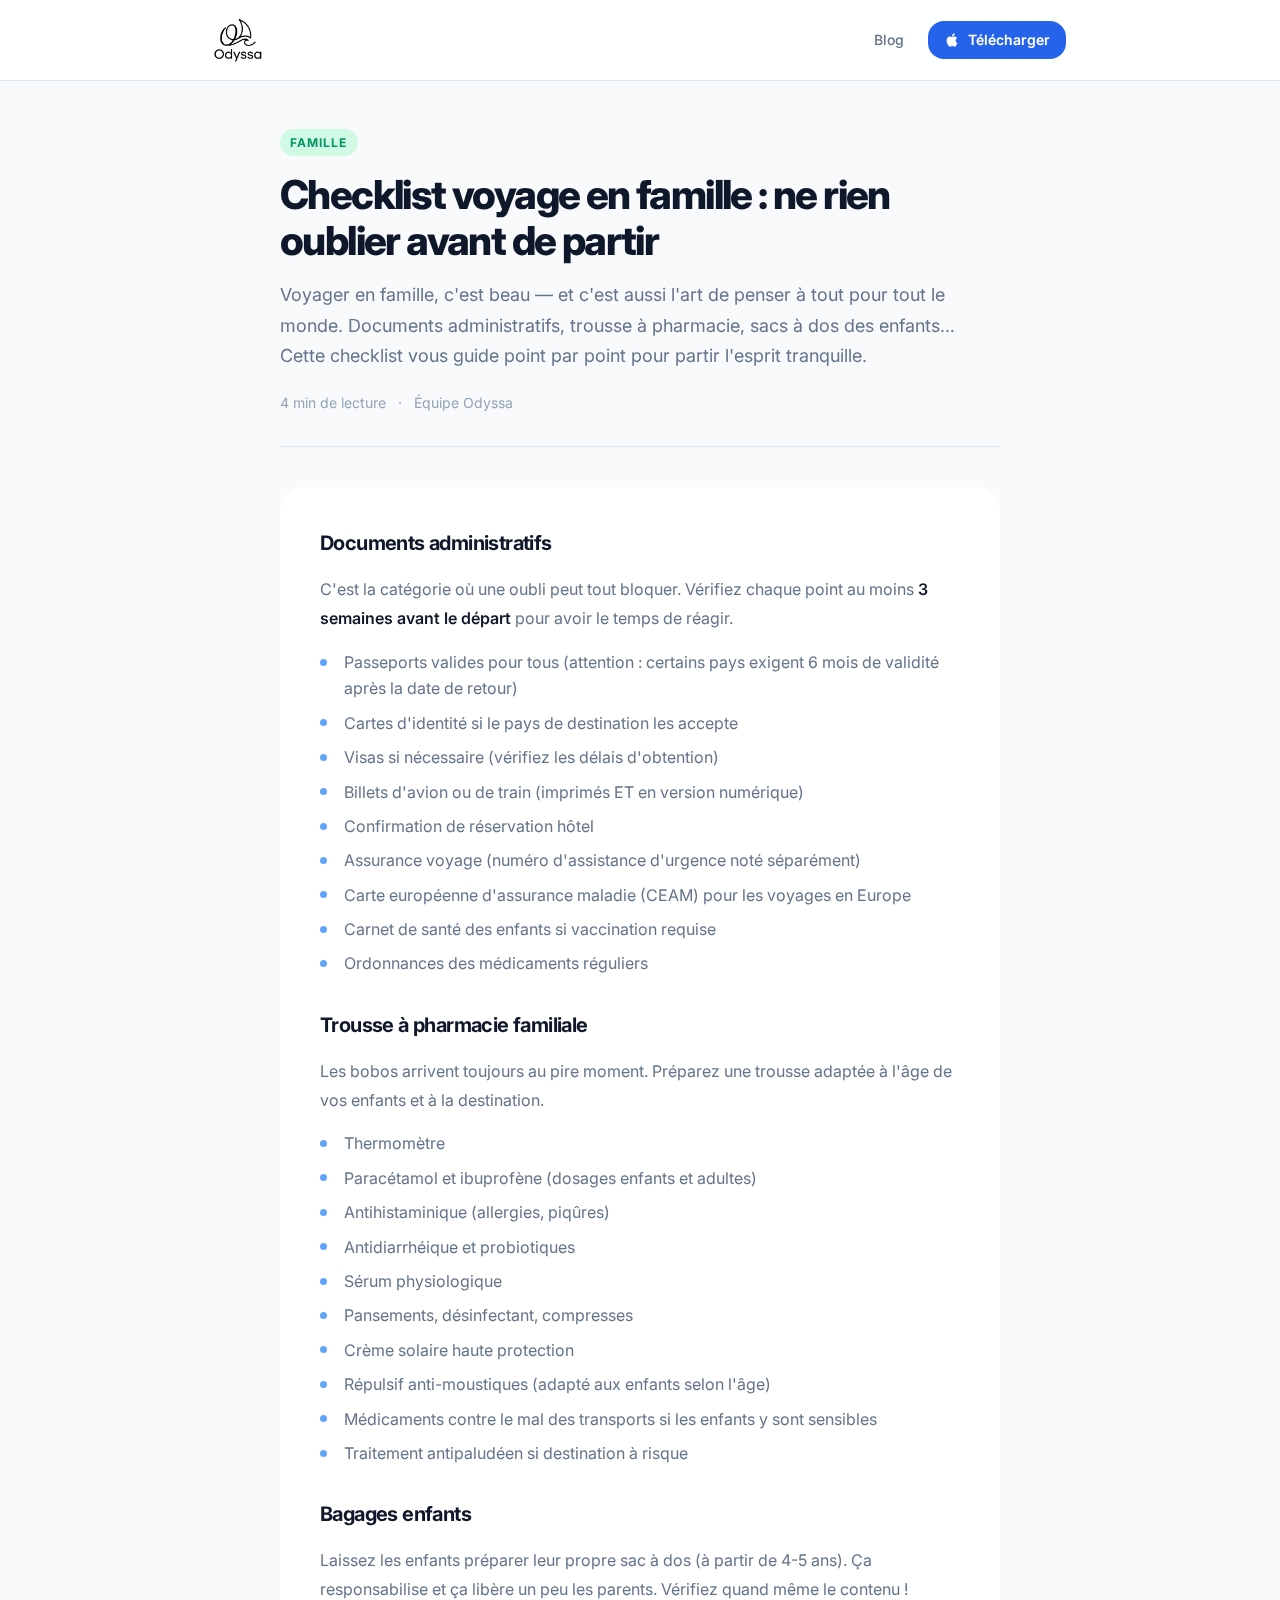
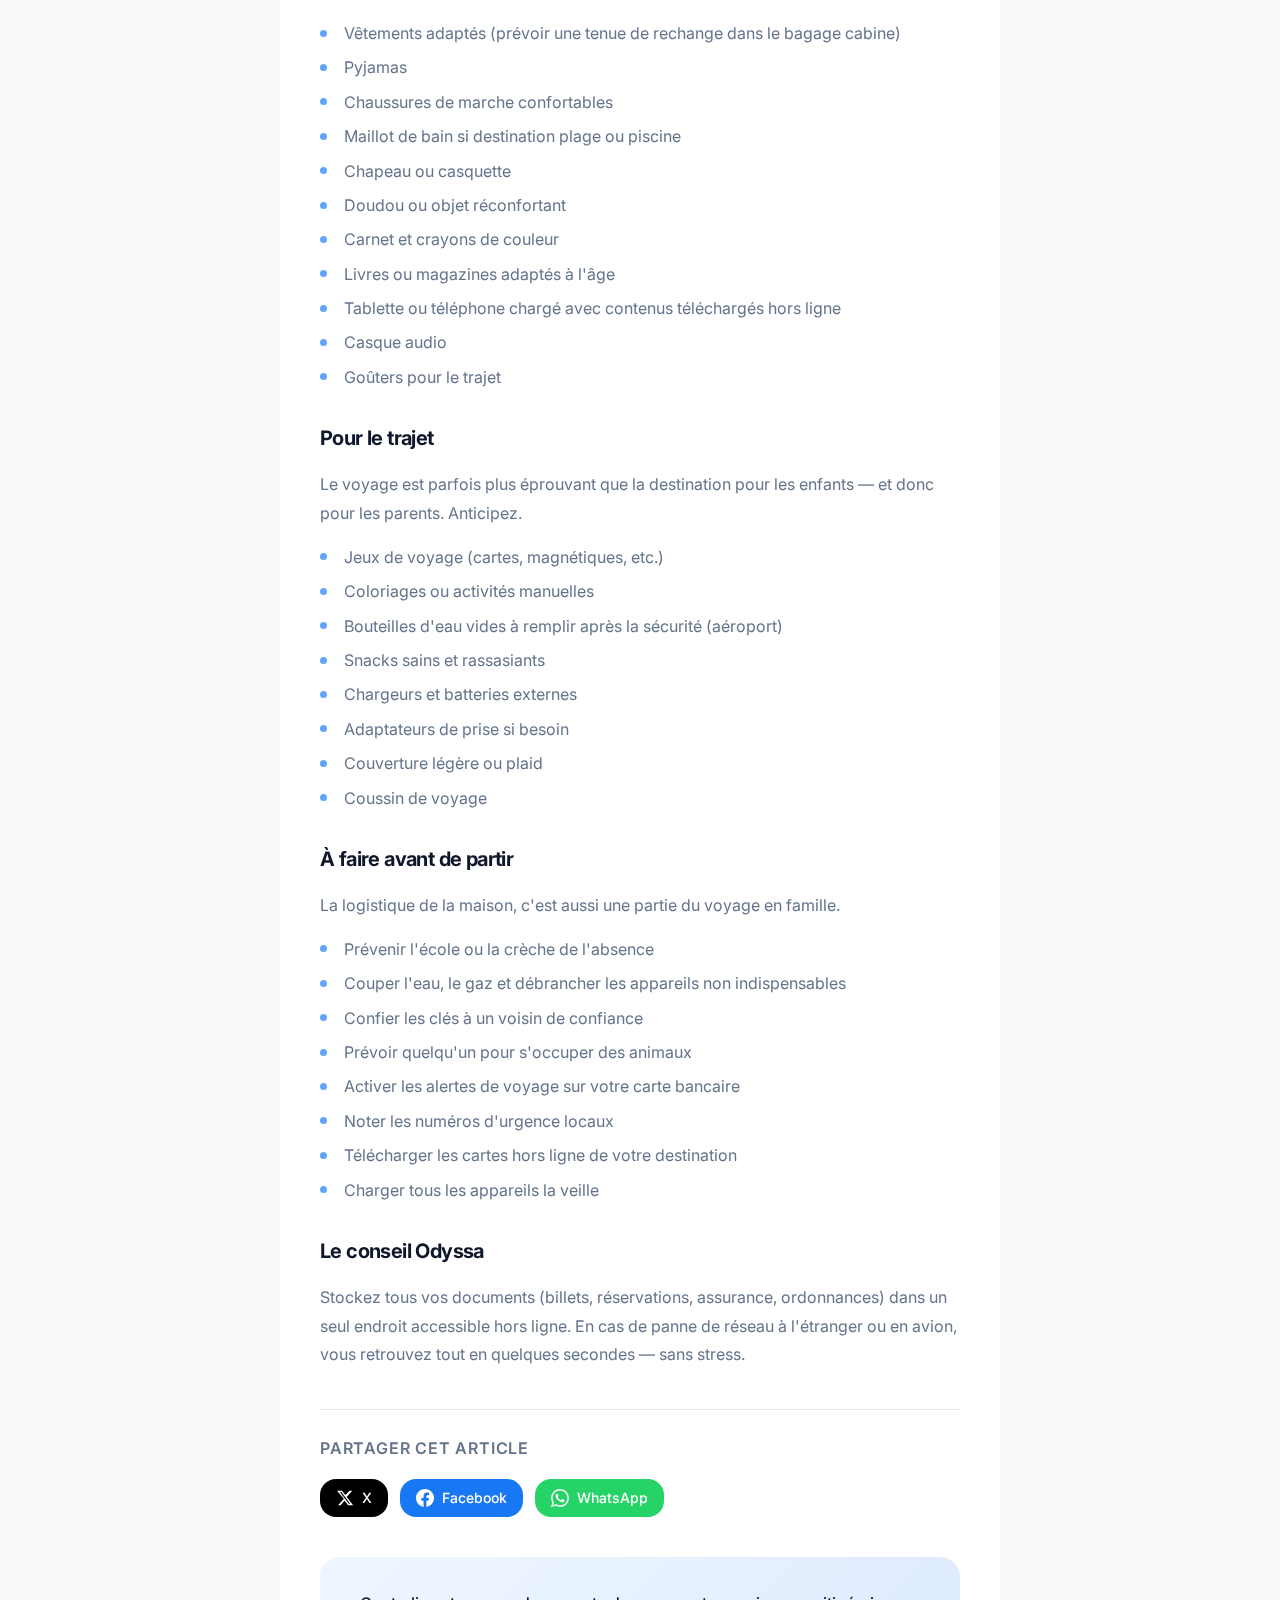
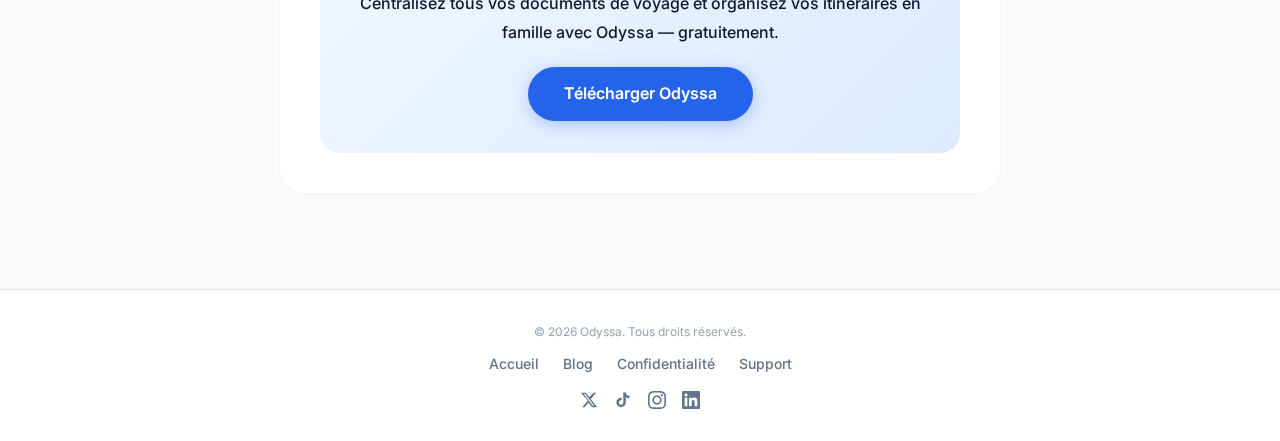
<file: blog/checklist-voyage-famille/index.html>
<!DOCTYPE html>
<html lang="fr">
<head>
  <meta charset="UTF-8">
  <meta name="viewport" content="width=device-width, initial-scale=1.0">
  <meta name="description" content="Passeports, médicaments, divertissements pour les enfants… La checklist complète pour ne rien oublier avant de partir en voyage en famille.">
  <title>Checklist voyage en famille : ne rien oublier avant de partir | Odyssa</title>
  <link rel="preconnect" href="https://fonts.googleapis.com">
  <link rel="preconnect" href="https://fonts.gstatic.com" crossorigin>
  <link rel="stylesheet" href="https://fonts.googleapis.com/css2?family=Inter:wght@400;500;600;700;800&display=swap">
  <link rel="stylesheet" href="../../styles.css">
  <link rel="stylesheet" href="../../blog.css">
  <link rel="icon" type="image/png" href="../../favicon.png">
  <link rel="canonical" href="https://odyssa-app.com/blog/checklist-voyage-famille/">
  <meta property="og:type" content="article">
  <meta property="og:url" content="https://odyssa-app.com/blog/checklist-voyage-famille/">
  <meta property="og:title" content="Checklist voyage en famille : ne rien oublier avant de partir">
  <meta property="og:description" content="Passeports, médicaments, divertissements pour les enfants… La checklist complète pour ne rien oublier.">
  <meta property="og:image" content="https://odyssa-app.com/assets/og-image.png">
  <meta property="og:locale" content="fr_FR">
  <meta name="twitter:card" content="summary_large_image">
  <meta name="twitter:title" content="Checklist voyage en famille : ne rien oublier avant de partir">
  <meta name="twitter:description" content="Passeports, médicaments, divertissements pour les enfants… La checklist complète pour ne rien oublier avant de partir en voyage en famille.">
  <meta name="twitter:image" content="https://odyssa-app.com/assets/og-image.png">
  <script type="application/ld+json">
  {
    "@context": "https://schema.org",
    "@type": "BreadcrumbList",
    "itemListElement": [
      { "@type": "ListItem", "position": 1, "name": "Accueil", "item": "https://odyssa-app.com/" },
      { "@type": "ListItem", "position": 2, "name": "Blog", "item": "https://odyssa-app.com/blog/" },
      { "@type": "ListItem", "position": 3, "name": "Checklist voyage en famille", "item": "https://odyssa-app.com/blog/checklist-voyage-famille/" }
    ]
  }
  </script>
  <script type="application/ld+json">
  {
    "@context": "https://schema.org",
    "@type": "Article",
    "headline": "Checklist voyage en famille : ne rien oublier avant de partir",
    "description": "Passeports, médicaments, divertissements pour les enfants… La checklist complète pour ne rien oublier avant de partir en voyage en famille.",
    "author": { "@type": "Organization", "name": "Odyssa" },
    "publisher": { "@type": "Organization", "name": "Odyssa", "url": "https://odyssa-app.com" },
    "datePublished": "2026-03-27",
    "url": "https://odyssa-app.com/blog/checklist-voyage-famille/"
  }
  </script>
</head>
<body class="legal-page">

  <header class="blog-navbar">
    <div class="blog-navbar-inner">
      <a href="../../" class="blog-navbar-logo">
        <img src="../../assets/odyssa-logo-transparent.png" alt="Odyssa">
      </a>
      <nav class="blog-navbar-links">
        <a href="../">Blog</a>
        <a href="https://apps.apple.com/fr/app/odyssa/id6758266472" class="blog-navbar-cta" target="_blank" rel="noopener">
          <svg width="16" height="16" viewBox="0 0 24 24" fill="currentColor"><path d="M18.71 19.5c-.83 1.24-1.71 2.45-3.05 2.47-1.34.03-1.77-.79-3.29-.79-1.53 0-2 .77-3.27.82-1.31.05-2.3-1.32-3.14-2.53C4.25 17 2.94 12.45 4.7 9.39c.87-1.52 2.43-2.48 4.12-2.51 1.28-.02 2.5.87 3.29.87.78 0 2.26-1.07 3.8-.91.65.03 2.47.26 3.64 1.98-.09.06-2.17 1.28-2.15 3.81.03 3.02 2.65 4.03 2.68 4.04-.03.07-.42 1.44-1.38 2.83M13 3.5c.73-.83 1.94-1.46 2.94-1.5.13 1.17-.34 2.35-1.04 3.19-.69.85-1.83 1.51-2.95 1.42-.15-1.15.41-2.35 1.05-3.11z"/></svg>
          Télécharger
        </a>
      </nav>
    </div>
  </header>

  <main class="article-main">
    <div class="article-inner">

      <div class="article-header">
        <span class="blog-card-tag blog-card-tag--green">Famille</span>
        <h1>Checklist voyage en famille : ne rien oublier avant de partir</h1>
        <p class="article-intro">Voyager en famille, c'est beau — et c'est aussi l'art de penser à tout pour tout le monde. Documents administratifs, trousse à pharmacie, sacs à dos des enfants… Cette checklist vous guide point par point pour partir l'esprit tranquille.</p>
        <div class="article-meta">
          <span>4 min de lecture</span>
          <span>·</span>
          <span>Équipe Odyssa</span>
        </div>
      </div>

      <div class="article-body">

        <h2>Documents administratifs</h2>
        <p>C'est la catégorie où une oubli peut tout bloquer. Vérifiez chaque point au moins <strong>3 semaines avant le départ</strong> pour avoir le temps de réagir.</p>
        <ul>
          <li>Passeports valides pour tous (attention : certains pays exigent 6 mois de validité après la date de retour)</li>
          <li>Cartes d'identité si le pays de destination les accepte</li>
          <li>Visas si nécessaire (vérifiez les délais d'obtention)</li>
          <li>Billets d'avion ou de train (imprimés ET en version numérique)</li>
          <li>Confirmation de réservation hôtel</li>
          <li>Assurance voyage (numéro d'assistance d'urgence noté séparément)</li>
          <li>Carte européenne d'assurance maladie (CEAM) pour les voyages en Europe</li>
          <li>Carnet de santé des enfants si vaccination requise</li>
          <li>Ordonnances des médicaments réguliers</li>
        </ul>

        <h2>Trousse à pharmacie familiale</h2>
        <p>Les bobos arrivent toujours au pire moment. Préparez une trousse adaptée à l'âge de vos enfants et à la destination.</p>
        <ul>
          <li>Thermomètre</li>
          <li>Paracétamol et ibuprofène (dosages enfants et adultes)</li>
          <li>Antihistaminique (allergies, piqûres)</li>
          <li>Antidiarrhéique et probiotiques</li>
          <li>Sérum physiologique</li>
          <li>Pansements, désinfectant, compresses</li>
          <li>Crème solaire haute protection</li>
          <li>Répulsif anti-moustiques (adapté aux enfants selon l'âge)</li>
          <li>Médicaments contre le mal des transports si les enfants y sont sensibles</li>
          <li>Traitement antipaludéen si destination à risque</li>
        </ul>

        <h2>Bagages enfants</h2>
        <p>Laissez les enfants préparer leur propre sac à dos (à partir de 4-5 ans). Ça responsabilise et ça libère un peu les parents. Vérifiez quand même le contenu !</p>
        <ul>
          <li>Vêtements adaptés (prévoir une tenue de rechange dans le bagage cabine)</li>
          <li>Pyjamas</li>
          <li>Chaussures de marche confortables</li>
          <li>Maillot de bain si destination plage ou piscine</li>
          <li>Chapeau ou casquette</li>
          <li>Doudou ou objet réconfortant</li>
          <li>Carnet et crayons de couleur</li>
          <li>Livres ou magazines adaptés à l'âge</li>
          <li>Tablette ou téléphone chargé avec contenus téléchargés hors ligne</li>
          <li>Casque audio</li>
          <li>Goûters pour le trajet</li>
        </ul>

        <h2>Pour le trajet</h2>
        <p>Le voyage est parfois plus éprouvant que la destination pour les enfants — et donc pour les parents. Anticipez.</p>
        <ul>
          <li>Jeux de voyage (cartes, magnétiques, etc.)</li>
          <li>Coloriages ou activités manuelles</li>
          <li>Bouteilles d'eau vides à remplir après la sécurité (aéroport)</li>
          <li>Snacks sains et rassasiants</li>
          <li>Chargeurs et batteries externes</li>
          <li>Adaptateurs de prise si besoin</li>
          <li>Couverture légère ou plaid</li>
          <li>Coussin de voyage</li>
        </ul>

        <h2>À faire avant de partir</h2>
        <p>La logistique de la maison, c'est aussi une partie du voyage en famille.</p>
        <ul>
          <li>Prévenir l'école ou la crèche de l'absence</li>
          <li>Couper l'eau, le gaz et débrancher les appareils non indispensables</li>
          <li>Confier les clés à un voisin de confiance</li>
          <li>Prévoir quelqu'un pour s'occuper des animaux</li>
          <li>Activer les alertes de voyage sur votre carte bancaire</li>
          <li>Noter les numéros d'urgence locaux</li>
          <li>Télécharger les cartes hors ligne de votre destination</li>
          <li>Charger tous les appareils la veille</li>
        </ul>

        <h2>Le conseil Odyssa</h2>
        <p>Stockez tous vos documents (billets, réservations, assurance, ordonnances) dans un seul endroit accessible hors ligne. En cas de panne de réseau à l'étranger ou en avion, vous retrouvez tout en quelques secondes — sans stress.</p>

        <div class="article-share">
          <p class="article-share-label">Partager cet article</p>
          <div class="article-share-buttons">
            <a href="https://twitter.com/intent/tweet?url=https%3A%2F%2Fodyssa-app.com%2Fblog%2Fchecklist-voyage-famille%2F&text=Checklist%20voyage%20en%20famille%20%3A%20ne%20rien%20oublier%20avant%20de%20partir" target="_blank" rel="noopener" class="share-btn share-btn--twitter" aria-label="Partager sur X (Twitter)">
              <svg viewBox="0 0 24 24" fill="currentColor" width="18" height="18"><path d="M18.244 2.25h3.308l-7.227 8.26 8.502 11.24H16.17l-4.714-6.231-5.401 6.231H2.737l7.73-8.835L1.254 2.25H8.08l4.259 5.631 5.905-5.631zm-1.161 17.52h1.833L7.084 4.126H5.117z"/></svg>
              X
            </a>
            <a href="https://www.facebook.com/sharer/sharer.php?u=https%3A%2F%2Fodyssa-app.com%2Fblog%2Fchecklist-voyage-famille%2F" target="_blank" rel="noopener" class="share-btn share-btn--facebook" aria-label="Partager sur Facebook">
              <svg viewBox="0 0 24 24" fill="currentColor" width="18" height="18"><path d="M24 12.073c0-6.627-5.373-12-12-12s-12 5.373-12 12c0 5.99 4.388 10.954 10.125 11.854v-8.385H7.078v-3.47h3.047V9.43c0-3.007 1.792-4.669 4.533-4.669 1.312 0 2.686.235 2.686.235v2.953H15.83c-1.491 0-1.956.925-1.956 1.874v2.25h3.328l-.532 3.47h-2.796v8.385C19.612 23.027 24 18.062 24 12.073z"/></svg>
              Facebook
            </a>
            <a href="https://wa.me/?text=Checklist%20voyage%20en%20famille%20%3A%20https%3A%2F%2Fodyssa-app.com%2Fblog%2Fchecklist-voyage-famille%2F" target="_blank" rel="noopener" class="share-btn share-btn--whatsapp" aria-label="Partager sur WhatsApp">
              <svg viewBox="0 0 24 24" fill="currentColor" width="18" height="18"><path d="M17.472 14.382c-.297-.149-1.758-.867-2.03-.967-.273-.099-.471-.148-.67.15-.197.297-.767.966-.94 1.164-.173.199-.347.223-.644.075-.297-.15-1.255-.463-2.39-1.475-.883-.788-1.48-1.761-1.653-2.059-.173-.297-.018-.458.13-.606.134-.133.298-.347.446-.52.149-.174.198-.298.298-.497.099-.198.05-.371-.025-.52-.075-.149-.669-1.612-.916-2.207-.242-.579-.487-.5-.669-.51-.173-.008-.371-.01-.57-.01-.198 0-.52.074-.792.372-.272.297-1.04 1.016-1.04 2.479 0 1.462 1.065 2.875 1.213 3.074.149.198 2.096 3.2 5.077 4.487.709.306 1.262.489 1.694.625.712.227 1.36.195 1.871.118.571-.085 1.758-.719 2.006-1.413.248-.694.248-1.289.173-1.413-.074-.124-.272-.198-.57-.347m-5.421 7.403h-.004a9.87 9.87 0 01-5.031-1.378l-.361-.214-3.741.982.998-3.648-.235-.374a9.86 9.86 0 01-1.51-5.26c.001-5.45 4.436-9.884 9.888-9.884 2.64 0 5.122 1.03 6.988 2.898a9.825 9.825 0 012.893 6.994c-.003 5.45-4.437 9.884-9.885 9.884m8.413-18.297A11.815 11.815 0 0012.05 0C5.495 0 .16 5.335.157 11.892c0 2.096.547 4.142 1.588 5.945L.057 24l6.305-1.654a11.882 11.882 0 005.683 1.448h.005c6.554 0 11.89-5.335 11.893-11.893a11.821 11.821 0 00-3.48-8.413z"/></svg>
              WhatsApp
            </a>
          </div>
        </div>

        <div class="article-cta">
          <p>Centralisez tous vos documents de voyage et organisez vos itinéraires en famille avec Odyssa — gratuitement.</p>
          <a href="https://apps.apple.com/fr/app/odyssa/id6758266472" class="btn-primary">Télécharger Odyssa</a>
        </div>

      </div>
    </div>
  </main>

  <footer class="legal-footer">
    <div class="legal-footer-inner">
      <p>&copy; 2026 Odyssa. Tous droits réservés.</p>
      <div class="legal-footer-links">
        <a href="../../">Accueil</a>
        <a href="../">Blog</a>
        <a href="../../privacy-policy/">Confidentialité</a>
        <a href="../../support/">Support</a>
      </div>
      <div class="footer-social">
        <a href="https://x.com/Odyssa_app" target="_blank" rel="noopener" aria-label="Odyssa sur X">
          <svg width="18" height="18" viewBox="0 0 24 24" fill="currentColor"><path d="M18.244 2.25h3.308l-7.227 8.26 8.502 11.24H16.17l-4.714-6.231-5.401 6.231H2.737l7.73-8.835L1.254 2.25H8.08l4.259 5.631 5.905-5.631zm-1.161 17.52h1.833L7.084 4.126H5.117z"/></svg>
        </a>
        <a href="https://www.tiktok.com/@odyssa_app" target="_blank" rel="noopener" aria-label="Odyssa sur TikTok">
          <svg width="18" height="18" viewBox="0 0 24 24" fill="currentColor"><path d="M19.59 6.69a4.83 4.83 0 01-3.77-4.25V2h-3.45v13.67a2.89 2.89 0 01-2.88 2.5 2.89 2.89 0 01-2.89-2.89 2.89 2.89 0 012.89-2.89c.28 0 .54.04.79.1V9.01a6.29 6.29 0 00-.79-.05 6.34 6.34 0 00-6.34 6.34 6.34 6.34 0 006.34 6.34 6.34 6.34 0 006.33-6.34V8.19a8.19 8.19 0 004.79 1.52V6.27a4.85 4.85 0 01-1.02-.58z"/></svg>
        </a>
        <a href="https://www.instagram.com/odyssa_app/" target="_blank" rel="noopener" aria-label="Odyssa sur Instagram">
          <svg width="18" height="18" viewBox="0 0 24 24" fill="currentColor"><path d="M12 2.163c3.204 0 3.584.012 4.85.07 3.252.148 4.771 1.691 4.919 4.919.058 1.265.069 1.645.069 4.849 0 3.205-.012 3.584-.069 4.849-.149 3.225-1.664 4.771-4.919 4.919-1.266.058-1.644.07-4.85.07-3.204 0-3.584-.012-4.849-.07-3.26-.149-4.771-1.699-4.919-4.92-.058-1.265-.07-1.644-.07-4.849 0-3.204.013-3.583.07-4.849.149-3.227 1.664-4.771 4.919-4.919 1.266-.057 1.645-.069 4.849-.069zm0-2.163c-3.259 0-3.667.014-4.947.072-4.358.2-6.78 2.618-6.98 6.98-.059 1.281-.073 1.689-.073 4.948 0 3.259.014 3.668.072 4.948.2 4.358 2.618 6.78 6.98 6.98 1.281.058 1.689.072 4.948.072 3.259 0 3.668-.014 4.948-.072 4.354-.2 6.782-2.618 6.979-6.98.059-1.28.073-1.689.073-4.948 0-3.259-.014-3.667-.072-4.947-.196-4.354-2.617-6.78-6.979-6.98-1.281-.059-1.69-.073-4.949-.073zm0 5.838c-3.403 0-6.162 2.759-6.162 6.162s2.759 6.163 6.162 6.163 6.162-2.759 6.162-6.163c0-3.403-2.759-6.162-6.162-6.162zm0 10.162c-2.209 0-4-1.79-4-4 0-2.209 1.791-4 4-4s4 1.791 4 4c0 2.21-1.791 4-4 4zm6.406-11.845c-.796 0-1.441.645-1.441 1.44s.645 1.44 1.441 1.44c.795 0 1.439-.645 1.439-1.44s-.644-1.44-1.439-1.44z"/></svg>
        </a>
        <a href="https://www.linkedin.com/company/odyssa-app/" target="_blank" rel="noopener" aria-label="Odyssa sur LinkedIn">
          <svg width="18" height="18" viewBox="0 0 24 24" fill="currentColor"><path d="M20.447 20.452h-3.554v-5.569c0-1.328-.027-3.037-1.852-3.037-1.853 0-2.136 1.445-2.136 2.939v5.667H9.351V9h3.414v1.561h.046c.477-.9 1.637-1.85 3.37-1.85 3.601 0 4.267 2.37 4.267 5.455v6.286zM5.337 7.433c-1.144 0-2.063-.926-2.063-2.065 0-1.138.92-2.063 2.063-2.063 1.14 0 2.064.925 2.064 2.063 0 1.139-.925 2.065-2.064 2.065zm1.782 13.019H3.555V9h3.564v11.452zM22.225 0H1.771C.792 0 0 .774 0 1.729v20.542C0 23.227.792 24 1.771 24h20.451C23.2 24 24 23.227 24 22.271V1.729C24 .774 23.2 0 22.222 0h.003z"/></svg>
        </a>
      </div>
    </div>
  </footer>

</body>
</html>
</file>
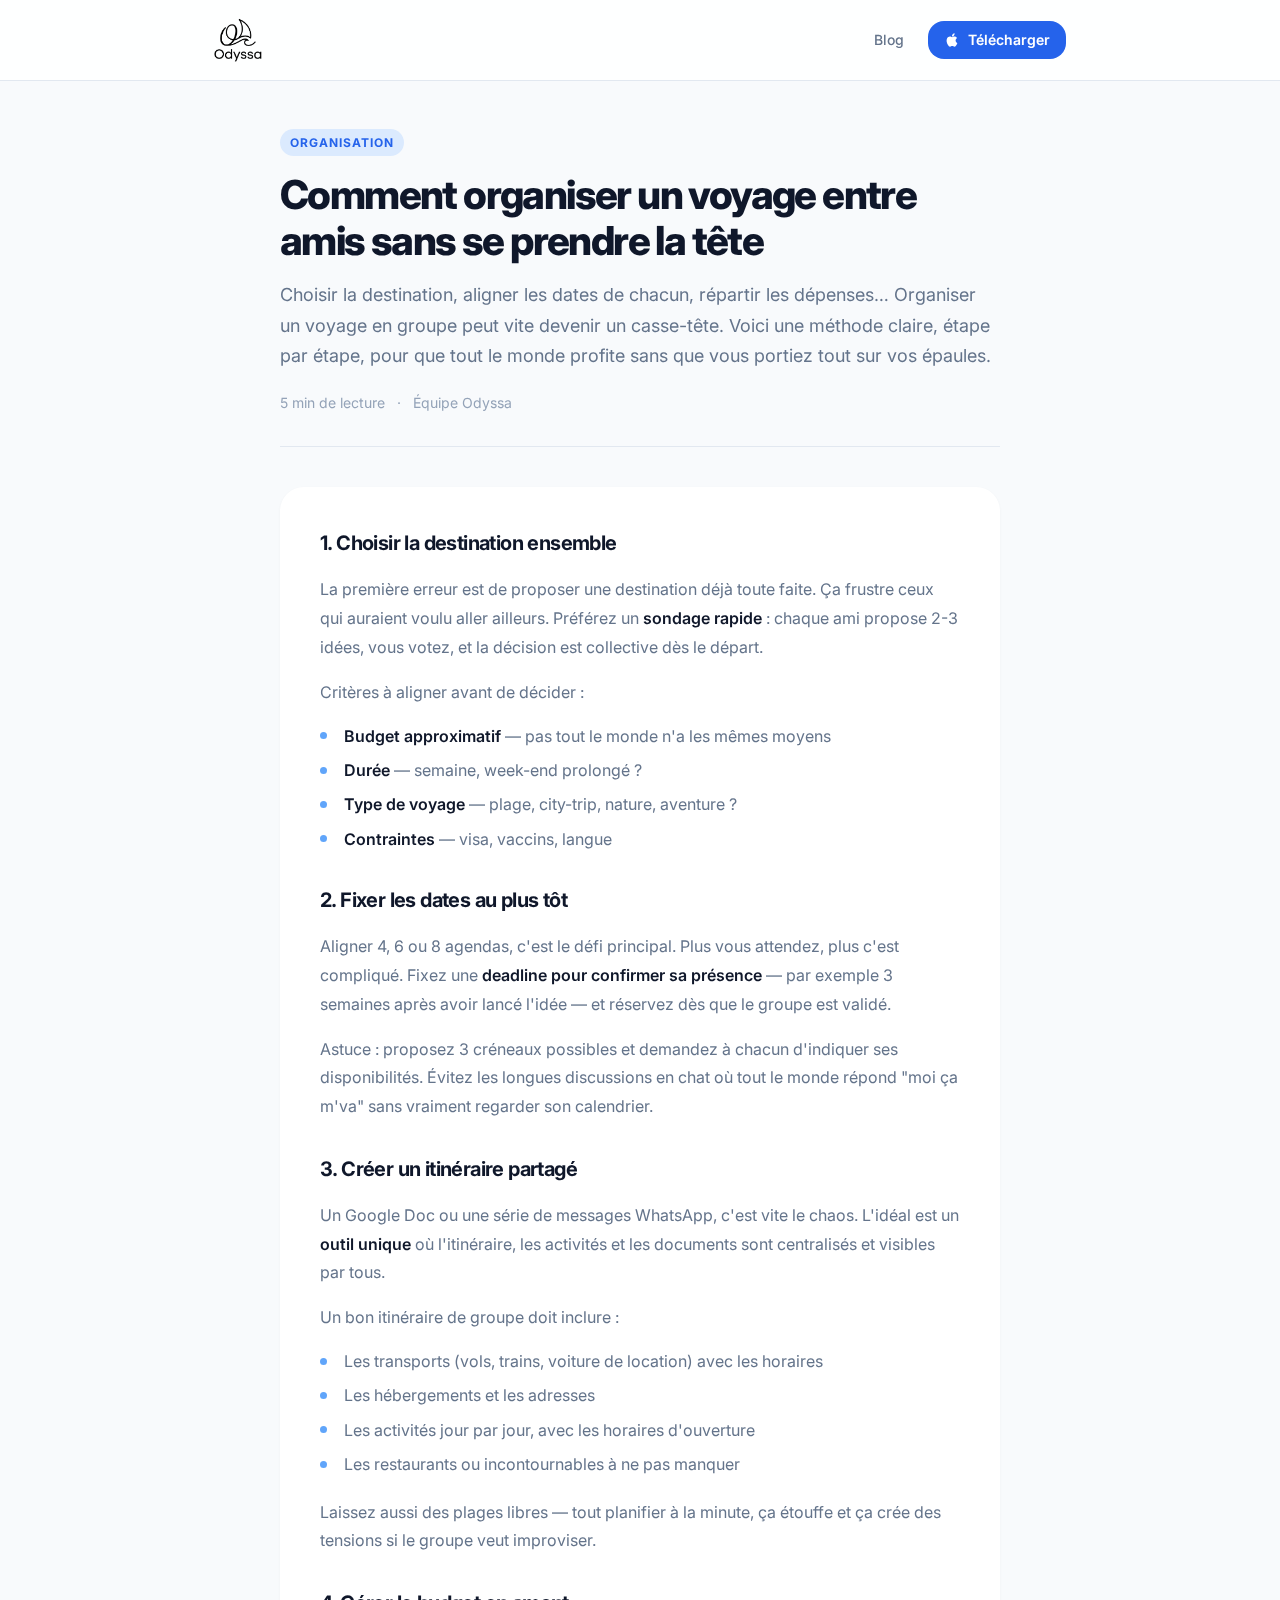
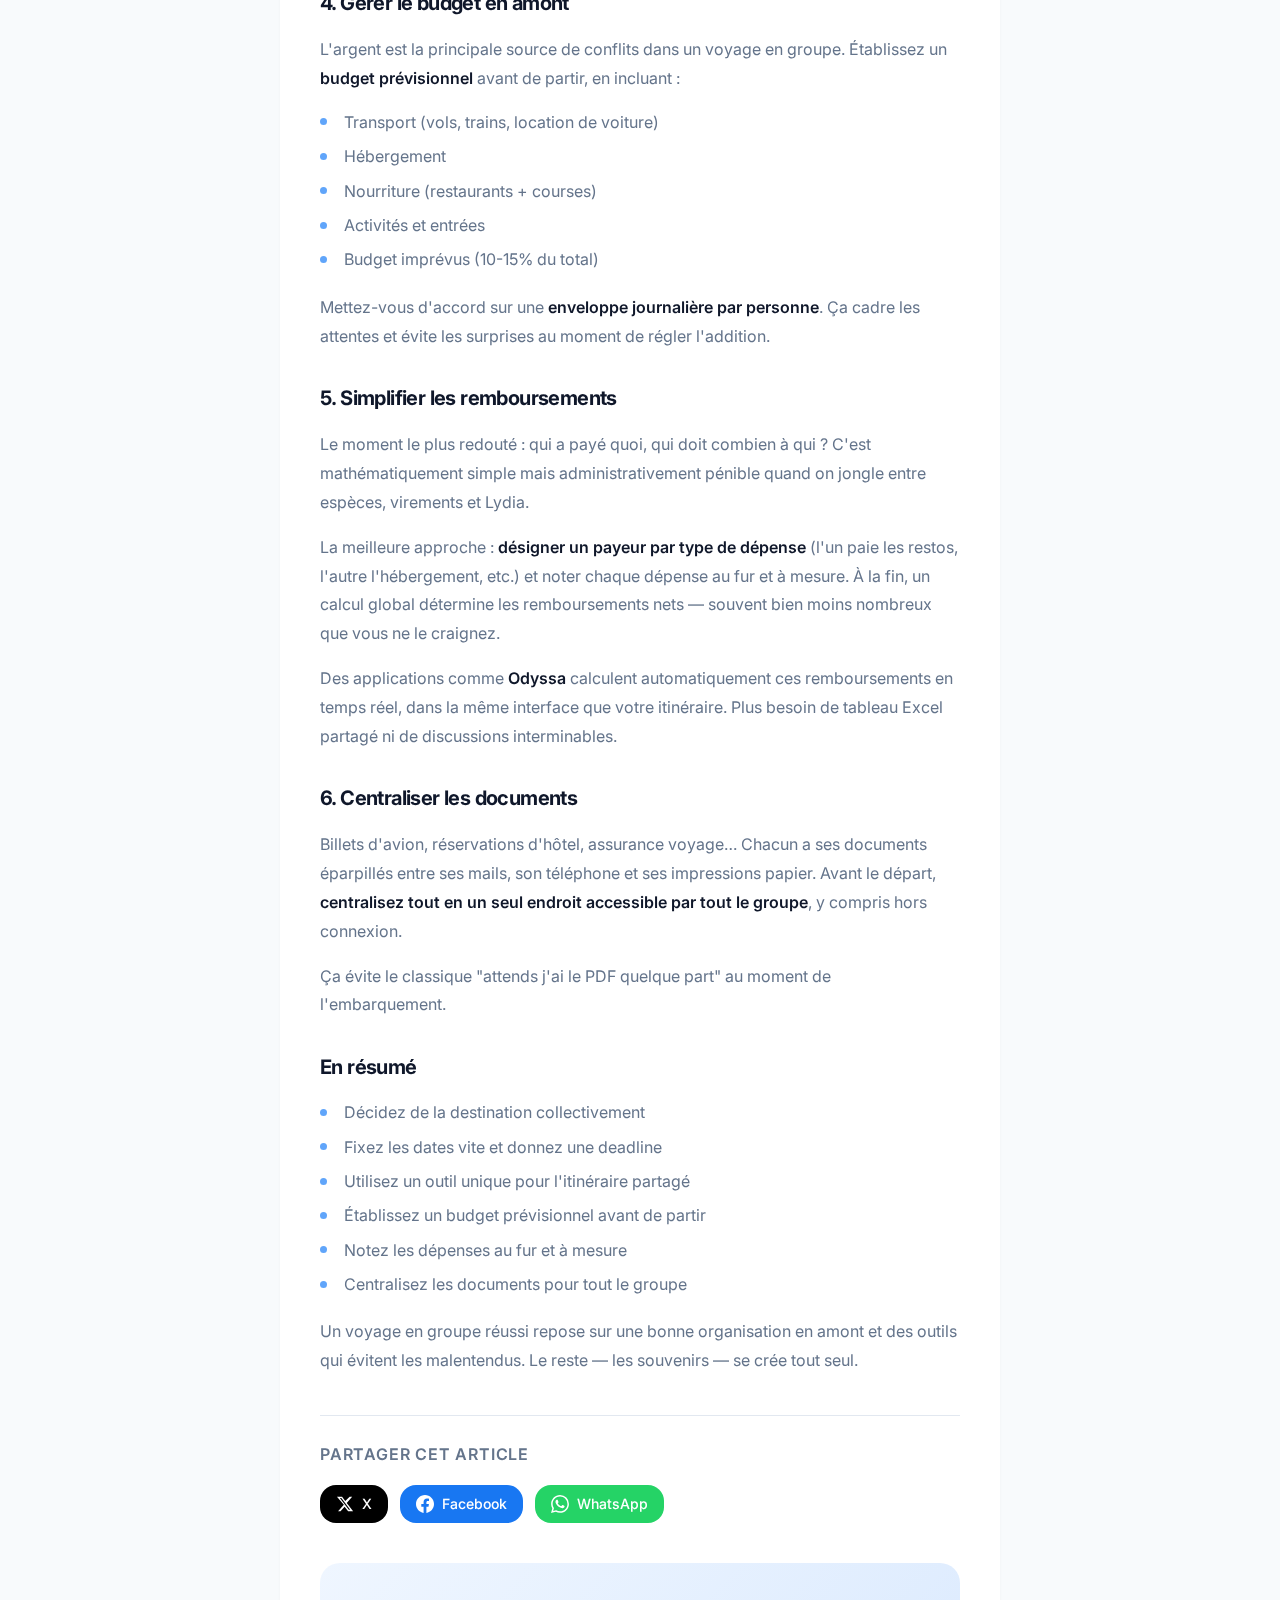
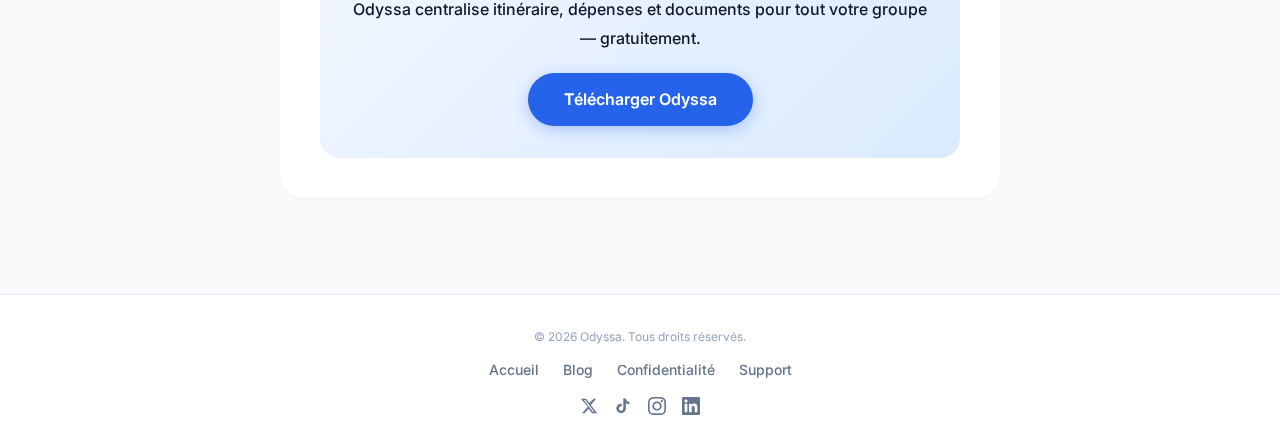
<file: blog/organiser-voyage-entre-amis/index.html>
<!DOCTYPE html>
<html lang="fr">
<head>
  <meta charset="UTF-8">
  <meta name="viewport" content="width=device-width, initial-scale=1.0">
  <meta name="description" content="Itinéraire, budget partagé, remboursements… Suivez ces étapes simples pour organiser un voyage entre amis sans stress ni prise de tête.">
  <title>Comment organiser un voyage entre amis sans se prendre la tête | Odyssa</title>
  <link rel="preconnect" href="https://fonts.googleapis.com">
  <link rel="preconnect" href="https://fonts.gstatic.com" crossorigin>
  <link rel="stylesheet" href="https://fonts.googleapis.com/css2?family=Inter:wght@400;500;600;700;800&display=swap">
  <link rel="stylesheet" href="../../styles.css">
  <link rel="stylesheet" href="../../blog.css">
  <link rel="icon" type="image/png" href="../../favicon.png">
  <link rel="canonical" href="https://odyssa-app.com/blog/organiser-voyage-entre-amis/">
  <meta property="og:type" content="article">
  <meta property="og:url" content="https://odyssa-app.com/blog/organiser-voyage-entre-amis/">
  <meta property="og:title" content="Comment organiser un voyage entre amis sans se prendre la tête">
  <meta property="og:description" content="Itinéraire, budget partagé, remboursements… Suivez ces étapes simples pour organiser un voyage en groupe sereinement.">
  <meta property="og:image" content="https://odyssa-app.com/assets/og-image.png">
  <meta property="og:locale" content="fr_FR">
  <meta name="twitter:card" content="summary_large_image">
  <meta name="twitter:title" content="Comment organiser un voyage entre amis sans se prendre la tête">
  <meta name="twitter:description" content="Itinéraire, budget partagé, remboursements… Suivez ces étapes simples pour organiser un voyage en groupe sereinement.">
  <meta name="twitter:image" content="https://odyssa-app.com/assets/og-image.png">
  <script type="application/ld+json">
  {
    "@context": "https://schema.org",
    "@type": "BreadcrumbList",
    "itemListElement": [
      { "@type": "ListItem", "position": 1, "name": "Accueil", "item": "https://odyssa-app.com/" },
      { "@type": "ListItem", "position": 2, "name": "Blog", "item": "https://odyssa-app.com/blog/" },
      { "@type": "ListItem", "position": 3, "name": "Organiser un voyage entre amis", "item": "https://odyssa-app.com/blog/organiser-voyage-entre-amis/" }
    ]
  }
  </script>
  <script type="application/ld+json">
  {
    "@context": "https://schema.org",
    "@type": "Article",
    "headline": "Comment organiser un voyage entre amis sans se prendre la tête",
    "description": "Itinéraire, budget partagé, remboursements… Suivez ces étapes simples pour organiser un voyage en groupe sereinement.",
    "author": { "@type": "Organization", "name": "Odyssa" },
    "publisher": { "@type": "Organization", "name": "Odyssa", "url": "https://odyssa-app.com" },
    "datePublished": "2026-03-27",
    "url": "https://odyssa-app.com/blog/organiser-voyage-entre-amis/"
  }
  </script>
</head>
<body class="legal-page">

  <header class="blog-navbar">
    <div class="blog-navbar-inner">
      <a href="../../" class="blog-navbar-logo">
        <img src="../../assets/odyssa-logo-transparent.png" alt="Odyssa">
      </a>
      <nav class="blog-navbar-links">
        <a href="../">Blog</a>
        <a href="https://apps.apple.com/fr/app/odyssa/id6758266472" class="blog-navbar-cta" target="_blank" rel="noopener">
          <svg width="16" height="16" viewBox="0 0 24 24" fill="currentColor"><path d="M18.71 19.5c-.83 1.24-1.71 2.45-3.05 2.47-1.34.03-1.77-.79-3.29-.79-1.53 0-2 .77-3.27.82-1.31.05-2.3-1.32-3.14-2.53C4.25 17 2.94 12.45 4.7 9.39c.87-1.52 2.43-2.48 4.12-2.51 1.28-.02 2.5.87 3.29.87.78 0 2.26-1.07 3.8-.91.65.03 2.47.26 3.64 1.98-.09.06-2.17 1.28-2.15 3.81.03 3.02 2.65 4.03 2.68 4.04-.03.07-.42 1.44-1.38 2.83M13 3.5c.73-.83 1.94-1.46 2.94-1.5.13 1.17-.34 2.35-1.04 3.19-.69.85-1.83 1.51-2.95 1.42-.15-1.15.41-2.35 1.05-3.11z"/></svg>
          Télécharger
        </a>
      </nav>
    </div>
  </header>

  <main class="article-main">
    <div class="article-inner">

      <div class="article-header">
        <span class="blog-card-tag">Organisation</span>
        <h1>Comment organiser un voyage entre amis sans se prendre la tête</h1>
        <p class="article-intro">Choisir la destination, aligner les dates de chacun, répartir les dépenses… Organiser un voyage en groupe peut vite devenir un casse-tête. Voici une méthode claire, étape par étape, pour que tout le monde profite sans que vous portiez tout sur vos épaules.</p>
        <div class="article-meta">
          <span>5 min de lecture</span>
          <span>·</span>
          <span>Équipe Odyssa</span>
        </div>
      </div>

      <div class="article-body">

        <h2>1. Choisir la destination ensemble</h2>
        <p>La première erreur est de proposer une destination déjà toute faite. Ça frustre ceux qui auraient voulu aller ailleurs. Préférez un <strong>sondage rapide</strong> : chaque ami propose 2-3 idées, vous votez, et la décision est collective dès le départ.</p>
        <p>Critères à aligner avant de décider :</p>
        <ul>
          <li><strong>Budget approximatif</strong> — pas tout le monde n'a les mêmes moyens</li>
          <li><strong>Durée</strong> — semaine, week-end prolongé ?</li>
          <li><strong>Type de voyage</strong> — plage, city-trip, nature, aventure ?</li>
          <li><strong>Contraintes</strong> — visa, vaccins, langue</li>
        </ul>

        <h2>2. Fixer les dates au plus tôt</h2>
        <p>Aligner 4, 6 ou 8 agendas, c'est le défi principal. Plus vous attendez, plus c'est compliqué. Fixez une <strong>deadline pour confirmer sa présence</strong> — par exemple 3 semaines après avoir lancé l'idée — et réservez dès que le groupe est validé.</p>
        <p>Astuce : proposez 3 créneaux possibles et demandez à chacun d'indiquer ses disponibilités. Évitez les longues discussions en chat où tout le monde répond "moi ça m'va" sans vraiment regarder son calendrier.</p>

        <h2>3. Créer un itinéraire partagé</h2>
        <p>Un Google Doc ou une série de messages WhatsApp, c'est vite le chaos. L'idéal est un <strong>outil unique</strong> où l'itinéraire, les activités et les documents sont centralisés et visibles par tous.</p>
        <p>Un bon itinéraire de groupe doit inclure :</p>
        <ul>
          <li>Les transports (vols, trains, voiture de location) avec les horaires</li>
          <li>Les hébergements et les adresses</li>
          <li>Les activités jour par jour, avec les horaires d'ouverture</li>
          <li>Les restaurants ou incontournables à ne pas manquer</li>
        </ul>
        <p>Laissez aussi des plages libres — tout planifier à la minute, ça étouffe et ça crée des tensions si le groupe veut improviser.</p>

        <h2>4. Gérer le budget en amont</h2>
        <p>L'argent est la principale source de conflits dans un voyage en groupe. Établissez un <strong>budget prévisionnel</strong> avant de partir, en incluant :</p>
        <ul>
          <li>Transport (vols, trains, location de voiture)</li>
          <li>Hébergement</li>
          <li>Nourriture (restaurants + courses)</li>
          <li>Activités et entrées</li>
          <li>Budget imprévus (10-15% du total)</li>
        </ul>
        <p>Mettez-vous d'accord sur une <strong>enveloppe journalière par personne</strong>. Ça cadre les attentes et évite les surprises au moment de régler l'addition.</p>

        <h2>5. Simplifier les remboursements</h2>
        <p>Le moment le plus redouté : qui a payé quoi, qui doit combien à qui ? C'est mathématiquement simple mais administrativement pénible quand on jongle entre espèces, virements et Lydia.</p>
        <p>La meilleure approche : <strong>désigner un payeur par type de dépense</strong> (l'un paie les restos, l'autre l'hébergement, etc.) et noter chaque dépense au fur et à mesure. À la fin, un calcul global détermine les remboursements nets — souvent bien moins nombreux que vous ne le craignez.</p>
        <p>Des applications comme <strong>Odyssa</strong> calculent automatiquement ces remboursements en temps réel, dans la même interface que votre itinéraire. Plus besoin de tableau Excel partagé ni de discussions interminables.</p>

        <h2>6. Centraliser les documents</h2>
        <p>Billets d'avion, réservations d'hôtel, assurance voyage… Chacun a ses documents éparpillés entre ses mails, son téléphone et ses impressions papier. Avant le départ, <strong>centralisez tout en un seul endroit accessible par tout le groupe</strong>, y compris hors connexion.</p>
        <p>Ça évite le classique "attends j'ai le PDF quelque part" au moment de l'embarquement.</p>

        <h2>En résumé</h2>
        <ul>
          <li>Décidez de la destination collectivement</li>
          <li>Fixez les dates vite et donnez une deadline</li>
          <li>Utilisez un outil unique pour l'itinéraire partagé</li>
          <li>Établissez un budget prévisionnel avant de partir</li>
          <li>Notez les dépenses au fur et à mesure</li>
          <li>Centralisez les documents pour tout le groupe</li>
        </ul>
        <p>Un voyage en groupe réussi repose sur une bonne organisation en amont et des outils qui évitent les malentendus. Le reste — les souvenirs — se crée tout seul.</p>

        <div class="article-share">
          <p class="article-share-label">Partager cet article</p>
          <div class="article-share-buttons">
            <a href="https://twitter.com/intent/tweet?url=https%3A%2F%2Fodyssa-app.com%2Fblog%2Forganiser-voyage-entre-amis%2F&text=Comment%20organiser%20un%20voyage%20entre%20amis%20sans%20se%20prendre%20la%20t%C3%AAte" target="_blank" rel="noopener" class="share-btn share-btn--twitter" aria-label="Partager sur X (Twitter)">
              <svg viewBox="0 0 24 24" fill="currentColor" width="18" height="18"><path d="M18.244 2.25h3.308l-7.227 8.26 8.502 11.24H16.17l-4.714-6.231-5.401 6.231H2.737l7.73-8.835L1.254 2.25H8.08l4.259 5.631 5.905-5.631zm-1.161 17.52h1.833L7.084 4.126H5.117z"/></svg>
              X
            </a>
            <a href="https://www.facebook.com/sharer/sharer.php?u=https%3A%2F%2Fodyssa-app.com%2Fblog%2Forganiser-voyage-entre-amis%2F" target="_blank" rel="noopener" class="share-btn share-btn--facebook" aria-label="Partager sur Facebook">
              <svg viewBox="0 0 24 24" fill="currentColor" width="18" height="18"><path d="M24 12.073c0-6.627-5.373-12-12-12s-12 5.373-12 12c0 5.99 4.388 10.954 10.125 11.854v-8.385H7.078v-3.47h3.047V9.43c0-3.007 1.792-4.669 4.533-4.669 1.312 0 2.686.235 2.686.235v2.953H15.83c-1.491 0-1.956.925-1.956 1.874v2.25h3.328l-.532 3.47h-2.796v8.385C19.612 23.027 24 18.062 24 12.073z"/></svg>
              Facebook
            </a>
            <a href="https://wa.me/?text=Comment%20organiser%20un%20voyage%20entre%20amis%20%3A%20https%3A%2F%2Fodyssa-app.com%2Fblog%2Forganiser-voyage-entre-amis%2F" target="_blank" rel="noopener" class="share-btn share-btn--whatsapp" aria-label="Partager sur WhatsApp">
              <svg viewBox="0 0 24 24" fill="currentColor" width="18" height="18"><path d="M17.472 14.382c-.297-.149-1.758-.867-2.03-.967-.273-.099-.471-.148-.67.15-.197.297-.767.966-.94 1.164-.173.199-.347.223-.644.075-.297-.15-1.255-.463-2.39-1.475-.883-.788-1.48-1.761-1.653-2.059-.173-.297-.018-.458.13-.606.134-.133.298-.347.446-.52.149-.174.198-.298.298-.497.099-.198.05-.371-.025-.52-.075-.149-.669-1.612-.916-2.207-.242-.579-.487-.5-.669-.51-.173-.008-.371-.01-.57-.01-.198 0-.52.074-.792.372-.272.297-1.04 1.016-1.04 2.479 0 1.462 1.065 2.875 1.213 3.074.149.198 2.096 3.2 5.077 4.487.709.306 1.262.489 1.694.625.712.227 1.36.195 1.871.118.571-.085 1.758-.719 2.006-1.413.248-.694.248-1.289.173-1.413-.074-.124-.272-.198-.57-.347m-5.421 7.403h-.004a9.87 9.87 0 01-5.031-1.378l-.361-.214-3.741.982.998-3.648-.235-.374a9.86 9.86 0 01-1.51-5.26c.001-5.45 4.436-9.884 9.888-9.884 2.64 0 5.122 1.03 6.988 2.898a9.825 9.825 0 012.893 6.994c-.003 5.45-4.437 9.884-9.885 9.884m8.413-18.297A11.815 11.815 0 0012.05 0C5.495 0 .16 5.335.157 11.892c0 2.096.547 4.142 1.588 5.945L.057 24l6.305-1.654a11.882 11.882 0 005.683 1.448h.005c6.554 0 11.89-5.335 11.893-11.893a11.821 11.821 0 00-3.48-8.413z"/></svg>
              WhatsApp
            </a>
          </div>
        </div>

        <div class="article-cta">
          <p>Odyssa centralise itinéraire, dépenses et documents pour tout votre groupe — gratuitement.</p>
          <a href="https://apps.apple.com/fr/app/odyssa/id6758266472" class="btn-primary">Télécharger Odyssa</a>
        </div>

      </div>
    </div>
  </main>

  <footer class="legal-footer">
    <div class="legal-footer-inner">
      <p>&copy; 2026 Odyssa. Tous droits réservés.</p>
      <div class="legal-footer-links">
        <a href="../../">Accueil</a>
        <a href="../">Blog</a>
        <a href="../../privacy-policy/">Confidentialité</a>
        <a href="../../support/">Support</a>
      </div>
      <div class="footer-social">
        <a href="https://x.com/Odyssa_app" target="_blank" rel="noopener" aria-label="Odyssa sur X">
          <svg width="18" height="18" viewBox="0 0 24 24" fill="currentColor"><path d="M18.244 2.25h3.308l-7.227 8.26 8.502 11.24H16.17l-4.714-6.231-5.401 6.231H2.737l7.73-8.835L1.254 2.25H8.08l4.259 5.631 5.905-5.631zm-1.161 17.52h1.833L7.084 4.126H5.117z"/></svg>
        </a>
        <a href="https://www.tiktok.com/@odyssa_app" target="_blank" rel="noopener" aria-label="Odyssa sur TikTok">
          <svg width="18" height="18" viewBox="0 0 24 24" fill="currentColor"><path d="M19.59 6.69a4.83 4.83 0 01-3.77-4.25V2h-3.45v13.67a2.89 2.89 0 01-2.88 2.5 2.89 2.89 0 01-2.89-2.89 2.89 2.89 0 012.89-2.89c.28 0 .54.04.79.1V9.01a6.29 6.29 0 00-.79-.05 6.34 6.34 0 00-6.34 6.34 6.34 6.34 0 006.34 6.34 6.34 6.34 0 006.33-6.34V8.19a8.19 8.19 0 004.79 1.52V6.27a4.85 4.85 0 01-1.02-.58z"/></svg>
        </a>
        <a href="https://www.instagram.com/odyssa_app/" target="_blank" rel="noopener" aria-label="Odyssa sur Instagram">
          <svg width="18" height="18" viewBox="0 0 24 24" fill="currentColor"><path d="M12 2.163c3.204 0 3.584.012 4.85.07 3.252.148 4.771 1.691 4.919 4.919.058 1.265.069 1.645.069 4.849 0 3.205-.012 3.584-.069 4.849-.149 3.225-1.664 4.771-4.919 4.919-1.266.058-1.644.07-4.85.07-3.204 0-3.584-.012-4.849-.07-3.26-.149-4.771-1.699-4.919-4.92-.058-1.265-.07-1.644-.07-4.849 0-3.204.013-3.583.07-4.849.149-3.227 1.664-4.771 4.919-4.919 1.266-.057 1.645-.069 4.849-.069zm0-2.163c-3.259 0-3.667.014-4.947.072-4.358.2-6.78 2.618-6.98 6.98-.059 1.281-.073 1.689-.073 4.948 0 3.259.014 3.668.072 4.948.2 4.358 2.618 6.78 6.98 6.98 1.281.058 1.689.072 4.948.072 3.259 0 3.668-.014 4.948-.072 4.354-.2 6.782-2.618 6.979-6.98.059-1.28.073-1.689.073-4.948 0-3.259-.014-3.667-.072-4.947-.196-4.354-2.617-6.78-6.979-6.98-1.281-.059-1.69-.073-4.949-.073zm0 5.838c-3.403 0-6.162 2.759-6.162 6.162s2.759 6.163 6.162 6.163 6.162-2.759 6.162-6.163c0-3.403-2.759-6.162-6.162-6.162zm0 10.162c-2.209 0-4-1.79-4-4 0-2.209 1.791-4 4-4s4 1.791 4 4c0 2.21-1.791 4-4 4zm6.406-11.845c-.796 0-1.441.645-1.441 1.44s.645 1.44 1.441 1.44c.795 0 1.439-.645 1.439-1.44s-.644-1.44-1.439-1.44z"/></svg>
        </a>
        <a href="https://www.linkedin.com/company/odyssa-app/" target="_blank" rel="noopener" aria-label="Odyssa sur LinkedIn">
          <svg width="18" height="18" viewBox="0 0 24 24" fill="currentColor"><path d="M20.447 20.452h-3.554v-5.569c0-1.328-.027-3.037-1.852-3.037-1.853 0-2.136 1.445-2.136 2.939v5.667H9.351V9h3.414v1.561h.046c.477-.9 1.637-1.85 3.37-1.85 3.601 0 4.267 2.37 4.267 5.455v6.286zM5.337 7.433c-1.144 0-2.063-.926-2.063-2.065 0-1.138.92-2.063 2.063-2.063 1.14 0 2.064.925 2.064 2.063 0 1.139-.925 2.065-2.064 2.065zm1.782 13.019H3.555V9h3.564v11.452zM22.225 0H1.771C.792 0 0 .774 0 1.729v20.542C0 23.227.792 24 1.771 24h20.451C23.2 24 24 23.227 24 22.271V1.729C24 .774 23.2 0 22.222 0h.003z"/></svg>
        </a>
      </div>
    </div>
  </footer>

</body>
</html>
</file>
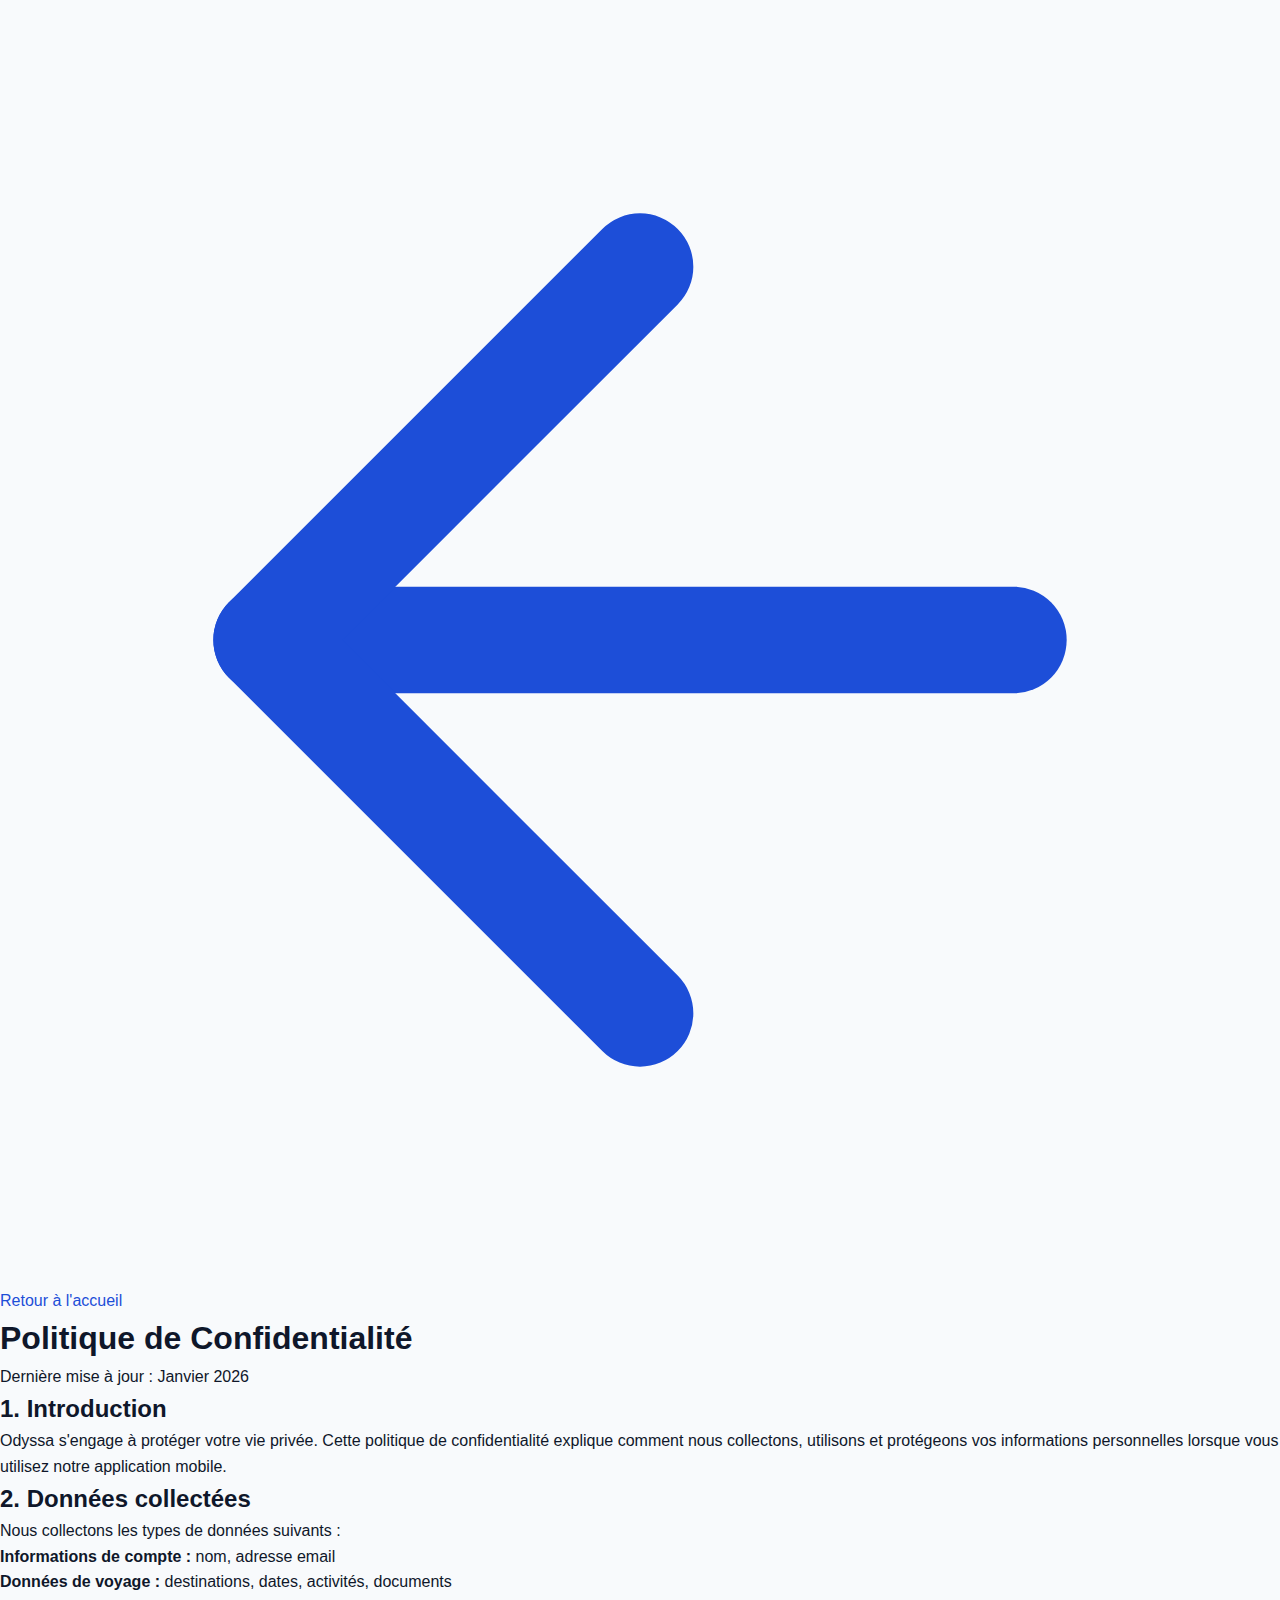
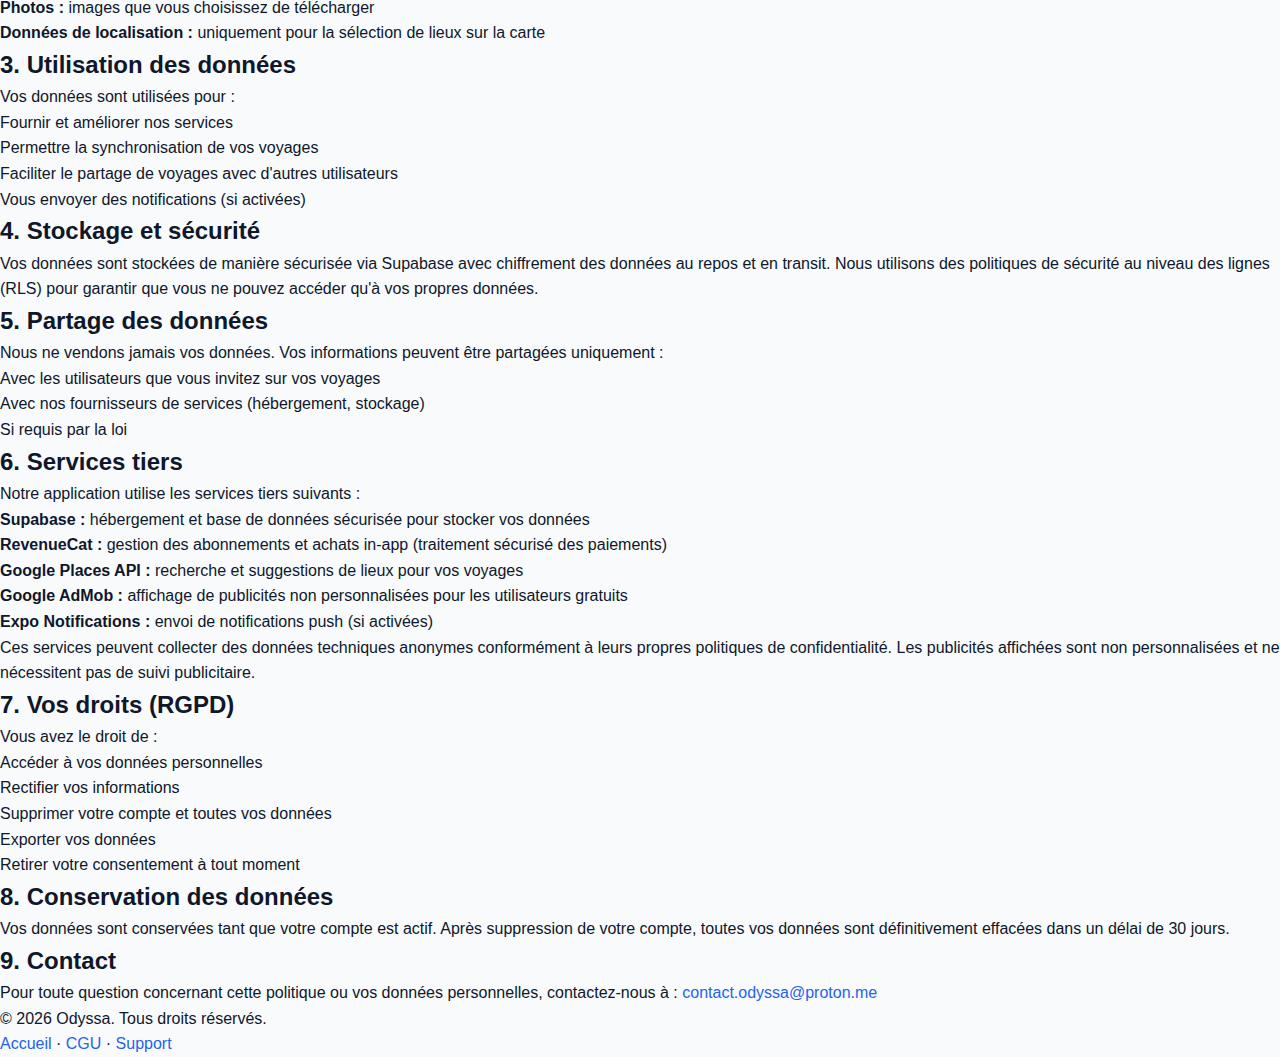
<file: privacy-policy.html>
<!DOCTYPE html>
<html lang="fr">
<head>
  <meta charset="UTF-8">
  <meta name="viewport" content="width=device-width, initial-scale=1.0">
  <meta name="description" content="Politique de confidentialité d'Odyssa - Découvrez comment nous protégeons vos données personnelles.">
  <title>Politique de Confidentialité - Odyssa</title>
  <link rel="stylesheet" href="styles.css">
  <link rel="icon" type="image/png" href="favicon.png">
</head>
<body>
  <div class="container">
    <header class="legal-header">
      <a href="index.html" class="back-link">
        <svg viewBox="0 0 24 24" fill="none" stroke="currentColor" stroke-width="2" stroke-linecap="round" stroke-linejoin="round">
          <line x1="19" y1="12" x2="5" y2="12"></line>
          <polyline points="12 19 5 12 12 5"></polyline>
        </svg>
        Retour à l'accueil
      </a>
      <h1>Politique de Confidentialité</h1>
      <p class="last-update">Dernière mise à jour : Janvier 2026</p>
    </header>

    <main class="content">
      <h2>1. Introduction</h2>
      <p>
        Odyssa s'engage à protéger votre vie privée. Cette politique de confidentialité explique comment nous collectons, utilisons et protégeons vos informations personnelles lorsque vous utilisez notre application mobile.
      </p>

      <h2>2. Données collectées</h2>
      <p>Nous collectons les types de données suivants :</p>
      <ul>
        <li><strong>Informations de compte :</strong> nom, adresse email</li>
        <li><strong>Données de voyage :</strong> destinations, dates, activités, documents</li>
        <li><strong>Photos :</strong> images que vous choisissez de télécharger</li>
        <li><strong>Données de localisation :</strong> uniquement pour la sélection de lieux sur la carte</li>
      </ul>

      <h2>3. Utilisation des données</h2>
      <p>Vos données sont utilisées pour :</p>
      <ul>
        <li>Fournir et améliorer nos services</li>
        <li>Permettre la synchronisation de vos voyages</li>
        <li>Faciliter le partage de voyages avec d'autres utilisateurs</li>
        <li>Vous envoyer des notifications (si activées)</li>
      </ul>

      <h2>4. Stockage et sécurité</h2>
      <p>
        Vos données sont stockées de manière sécurisée via Supabase avec chiffrement des données au repos et en transit. Nous utilisons des politiques de sécurité au niveau des lignes (RLS) pour garantir que vous ne pouvez accéder qu'à vos propres données.
      </p>

      <h2>5. Partage des données</h2>
      <p>Nous ne vendons jamais vos données. Vos informations peuvent être partagées uniquement :</p>
      <ul>
        <li>Avec les utilisateurs que vous invitez sur vos voyages</li>
        <li>Avec nos fournisseurs de services (hébergement, stockage)</li>
        <li>Si requis par la loi</li>
      </ul>

      <h2>6. Services tiers</h2>
      <p>Notre application utilise les services tiers suivants :</p>
      <ul>
        <li><strong>Supabase :</strong> hébergement et base de données sécurisée pour stocker vos données</li>
        <li><strong>RevenueCat :</strong> gestion des abonnements et achats in-app (traitement sécurisé des paiements)</li>
        <li><strong>Google Places API :</strong> recherche et suggestions de lieux pour vos voyages</li>
        <li><strong>Google AdMob :</strong> affichage de publicités non personnalisées pour les utilisateurs gratuits</li>
        <li><strong>Expo Notifications :</strong> envoi de notifications push (si activées)</li>
      </ul>
      <p>
        Ces services peuvent collecter des données techniques anonymes conformément à leurs propres politiques de confidentialité. Les publicités affichées sont non personnalisées et ne nécessitent pas de suivi publicitaire.
      </p>

      <h2>7. Vos droits (RGPD)</h2>
      <p>Vous avez le droit de :</p>
      <ul>
        <li>Accéder à vos données personnelles</li>
        <li>Rectifier vos informations</li>
        <li>Supprimer votre compte et toutes vos données</li>
        <li>Exporter vos données</li>
        <li>Retirer votre consentement à tout moment</li>
      </ul>

      <h2>8. Conservation des données</h2>
      <p>
        Vos données sont conservées tant que votre compte est actif. Après suppression de votre compte, toutes vos données sont définitivement effacées dans un délai de 30 jours.
      </p>

      <h2>9. Contact</h2>
      <p>
        Pour toute question concernant cette politique ou vos données personnelles, contactez-nous à :
        <a href="mailto:contact.odyssa@proton.me">contact.odyssa@proton.me</a>
      </p>
    </main>

    <footer>
      <p>&copy; 2026 Odyssa. Tous droits réservés.</p>
      <p>
        <a href="index.html">Accueil</a> ·
        <a href="terms-of-service.html">CGU</a> ·
        <a href="support.html">Support</a>
      </p>
    </footer>
  </div>
</body>
</html>
</file>
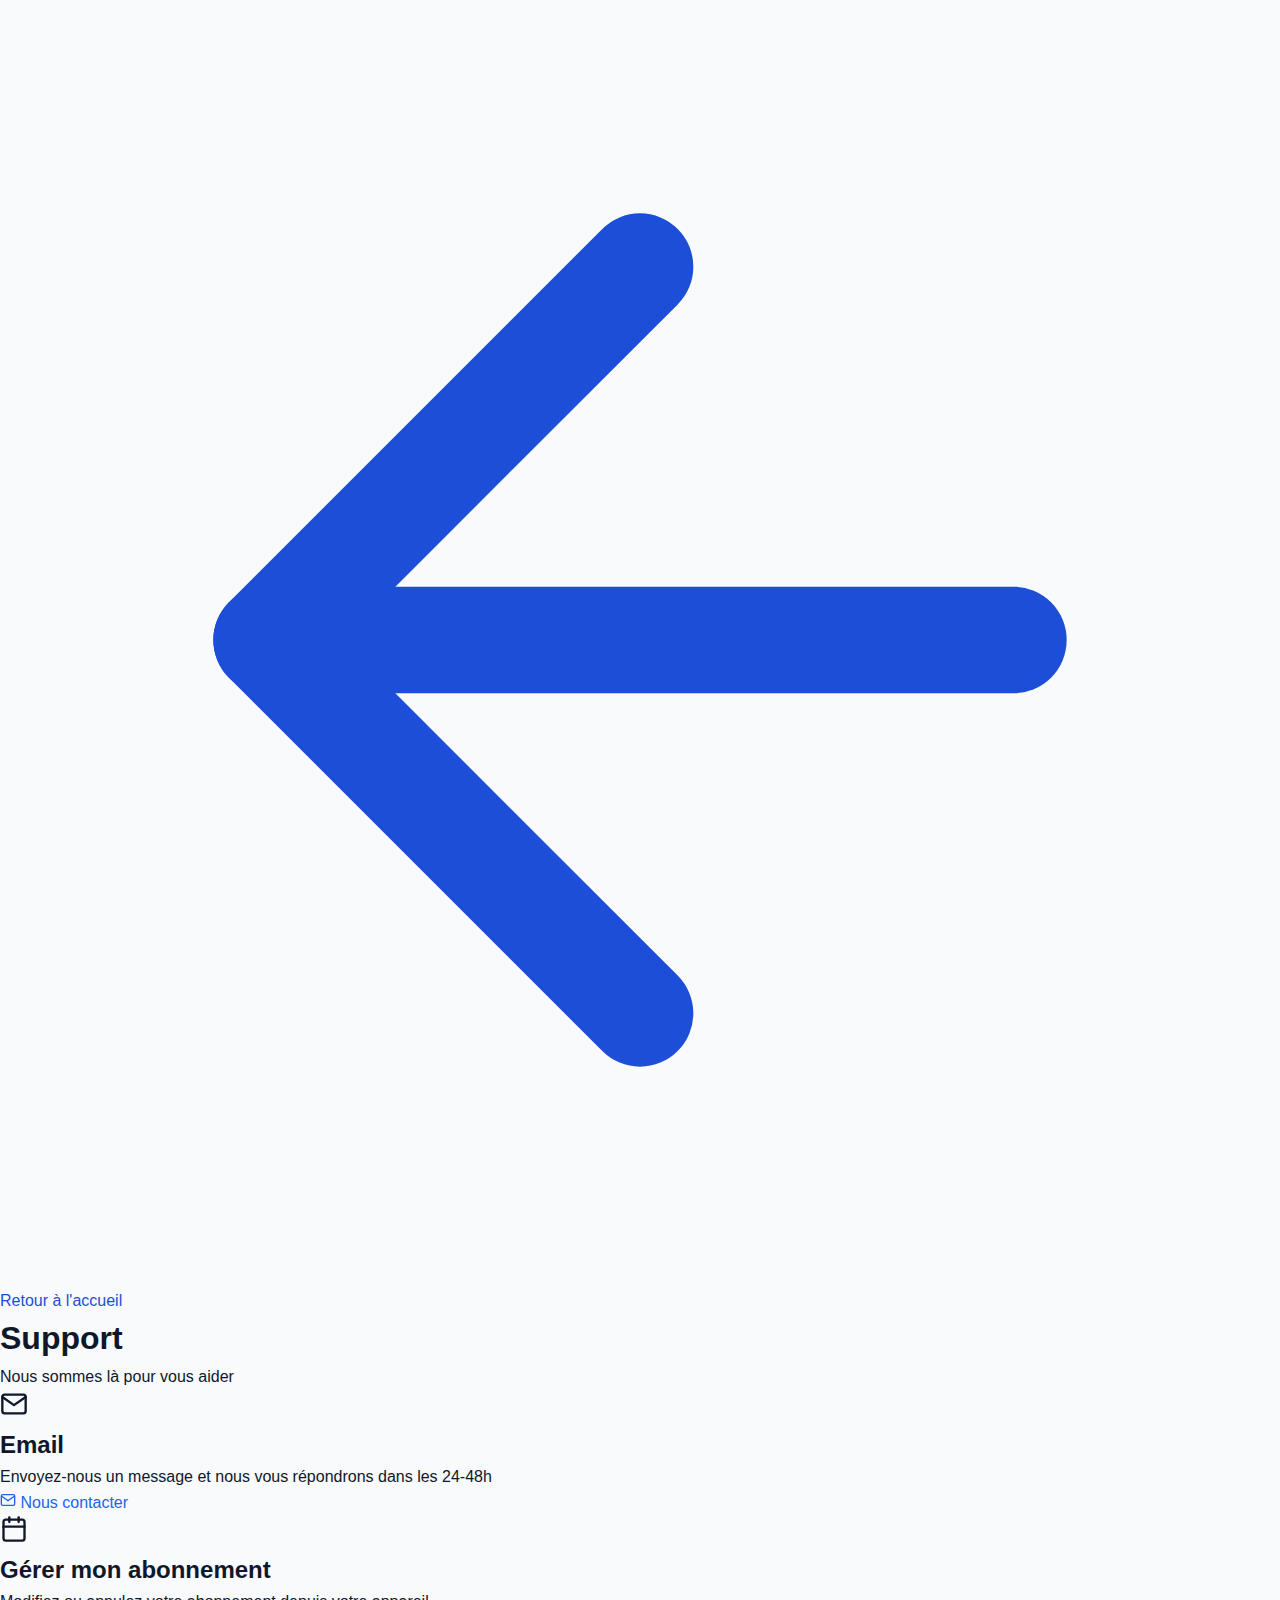
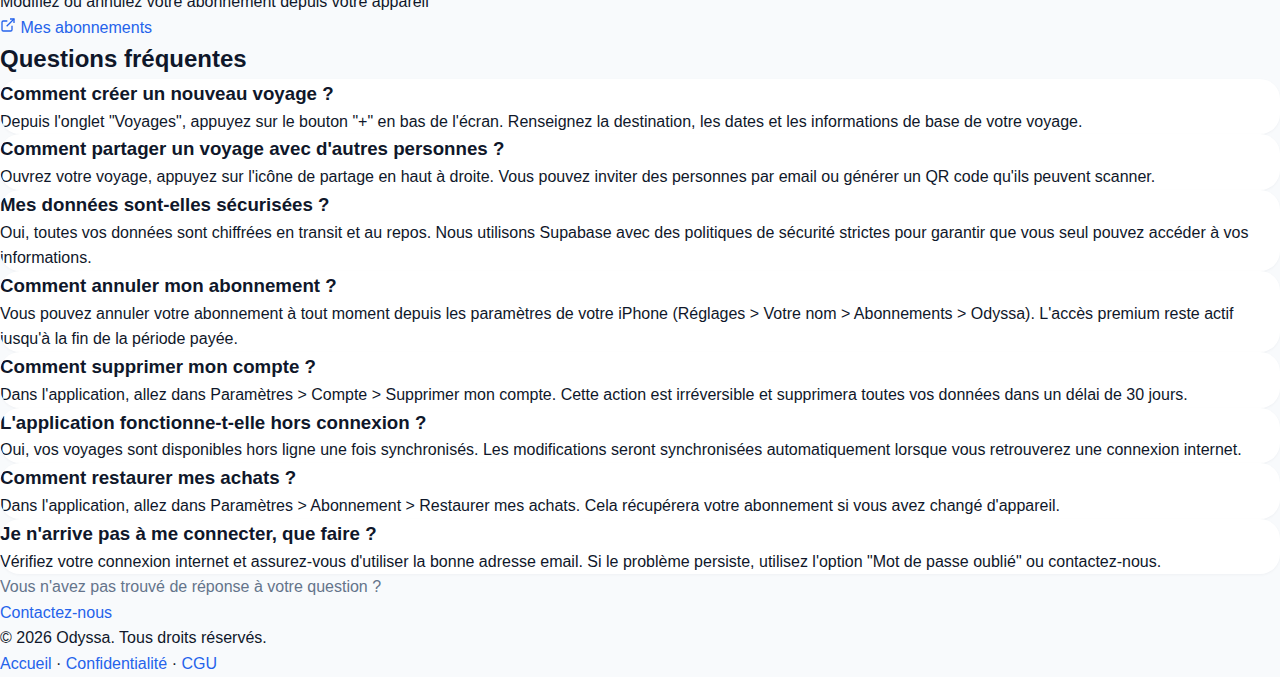
<file: support.html>
<!DOCTYPE html>
<html lang="fr">
<head>
  <meta charset="UTF-8">
  <meta name="viewport" content="width=device-width, initial-scale=1.0">
  <meta name="description" content="Support Odyssa - Besoin d'aide ? Notre équipe est là pour vous accompagner.">
  <title>Support - Odyssa</title>
  <link rel="stylesheet" href="styles.css">
  <link rel="icon" type="image/png" href="favicon.png">
</head>
<body>
  <div class="container">
    <header class="legal-header">
      <a href="index.html" class="back-link">
        <svg viewBox="0 0 24 24" fill="none" stroke="currentColor" stroke-width="2" stroke-linecap="round" stroke-linejoin="round">
          <line x1="19" y1="12" x2="5" y2="12"></line>
          <polyline points="12 19 5 12 12 5"></polyline>
        </svg>
        Retour à l'accueil
      </a>
      <h1>Support</h1>
      <p class="last-update">Nous sommes là pour vous aider</p>
    </header>

    <main>
      <section class="support-options">
        <div class="support-card">
          <div class="support-card-icon">
            <svg width="28" height="28" viewBox="0 0 24 24" fill="none" stroke="currentColor" stroke-width="2" stroke-linecap="round" stroke-linejoin="round">
              <path d="M4 4h16c1.1 0 2 .9 2 2v12c0 1.1-.9 2-2 2H4c-1.1 0-2-.9-2-2V6c0-1.1.9-2 2-2z"></path>
              <polyline points="22,6 12,13 2,6"></polyline>
            </svg>
          </div>
          <h2>Email</h2>
          <p>Envoyez-nous un message et nous vous répondrons dans les 24-48h</p>
          <a href="mailto:contact.odyssa@proton.me" class="btn">
            <svg width="16" height="16" viewBox="0 0 24 24" fill="none" stroke="currentColor" stroke-width="2">
              <path d="M4 4h16c1.1 0 2 .9 2 2v12c0 1.1-.9 2-2 2H4c-1.1 0-2-.9-2-2V6c0-1.1.9-2 2-2z"></path>
              <polyline points="22,6 12,13 2,6"></polyline>
            </svg>
            Nous contacter
          </a>
        </div>

        <div class="support-card">
          <div class="support-card-icon">
            <svg width="28" height="28" viewBox="0 0 24 24" fill="none" stroke="currentColor" stroke-width="2" stroke-linecap="round" stroke-linejoin="round">
              <rect x="3" y="4" width="18" height="18" rx="2" ry="2"></rect>
              <line x1="16" y1="2" x2="16" y2="6"></line>
              <line x1="8" y1="2" x2="8" y2="6"></line>
              <line x1="3" y1="10" x2="21" y2="10"></line>
            </svg>
          </div>
          <h2>Gérer mon abonnement</h2>
          <p>Modifiez ou annulez votre abonnement depuis votre appareil</p>
          <a href="https://apps.apple.com/account/subscriptions" class="btn" target="_blank" rel="noopener">
            <svg width="16" height="16" viewBox="0 0 24 24" fill="none" stroke="currentColor" stroke-width="2">
              <path d="M18 13v6a2 2 0 0 1-2 2H5a2 2 0 0 1-2-2V8a2 2 0 0 1 2-2h6"></path>
              <polyline points="15 3 21 3 21 9"></polyline>
              <line x1="10" y1="14" x2="21" y2="3"></line>
            </svg>
            Mes abonnements
          </a>
        </div>
      </section>

      <section class="faq">
        <h2>Questions fréquentes</h2>

        <div class="faq-item">
          <h3>Comment créer un nouveau voyage ?</h3>
          <p>Depuis l'onglet "Voyages", appuyez sur le bouton "+" en bas de l'écran. Renseignez la destination, les dates et les informations de base de votre voyage.</p>
        </div>

        <div class="faq-item">
          <h3>Comment partager un voyage avec d'autres personnes ?</h3>
          <p>Ouvrez votre voyage, appuyez sur l'icône de partage en haut à droite. Vous pouvez inviter des personnes par email ou générer un QR code qu'ils peuvent scanner.</p>
        </div>

        <div class="faq-item">
          <h3>Mes données sont-elles sécurisées ?</h3>
          <p>Oui, toutes vos données sont chiffrées en transit et au repos. Nous utilisons Supabase avec des politiques de sécurité strictes pour garantir que vous seul pouvez accéder à vos informations.</p>
        </div>

        <div class="faq-item">
          <h3>Comment annuler mon abonnement ?</h3>
          <p>Vous pouvez annuler votre abonnement à tout moment depuis les paramètres de votre iPhone (Réglages > Votre nom > Abonnements > Odyssa). L'accès premium reste actif jusqu'à la fin de la période payée.</p>
        </div>

        <div class="faq-item">
          <h3>Comment supprimer mon compte ?</h3>
          <p>Dans l'application, allez dans Paramètres > Compte > Supprimer mon compte. Cette action est irréversible et supprimera toutes vos données dans un délai de 30 jours.</p>
        </div>

        <div class="faq-item">
          <h3>L'application fonctionne-t-elle hors connexion ?</h3>
          <p>Oui, vos voyages sont disponibles hors ligne une fois synchronisés. Les modifications seront synchronisées automatiquement lorsque vous retrouverez une connexion internet.</p>
        </div>

        <div class="faq-item">
          <h3>Comment restaurer mes achats ?</h3>
          <p>Dans l'application, allez dans Paramètres > Abonnement > Restaurer mes achats. Cela récupérera votre abonnement si vous avez changé d'appareil.</p>
        </div>

        <div class="faq-item">
          <h3>Je n'arrive pas à me connecter, que faire ?</h3>
          <p>Vérifiez votre connexion internet et assurez-vous d'utiliser la bonne adresse email. Si le problème persiste, utilisez l'option "Mot de passe oublié" ou contactez-nous.</p>
        </div>
      </section>

      <section class="text-center mt-lg">
        <p style="color: var(--color-text-secondary); margin-bottom: var(--spacing-md);">
          Vous n'avez pas trouvé de réponse à votre question ?
        </p>
        <a href="mailto:contact.odyssa@proton.me" class="btn">
          Contactez-nous
        </a>
      </section>
    </main>

    <footer>
      <p>&copy; 2026 Odyssa. Tous droits réservés.</p>
      <p>
        <a href="index.html">Accueil</a> ·
        <a href="privacy-policy.html">Confidentialité</a> ·
        <a href="terms-of-service.html">CGU</a>
      </p>
    </footer>
  </div>
</body>
</html>
</file>
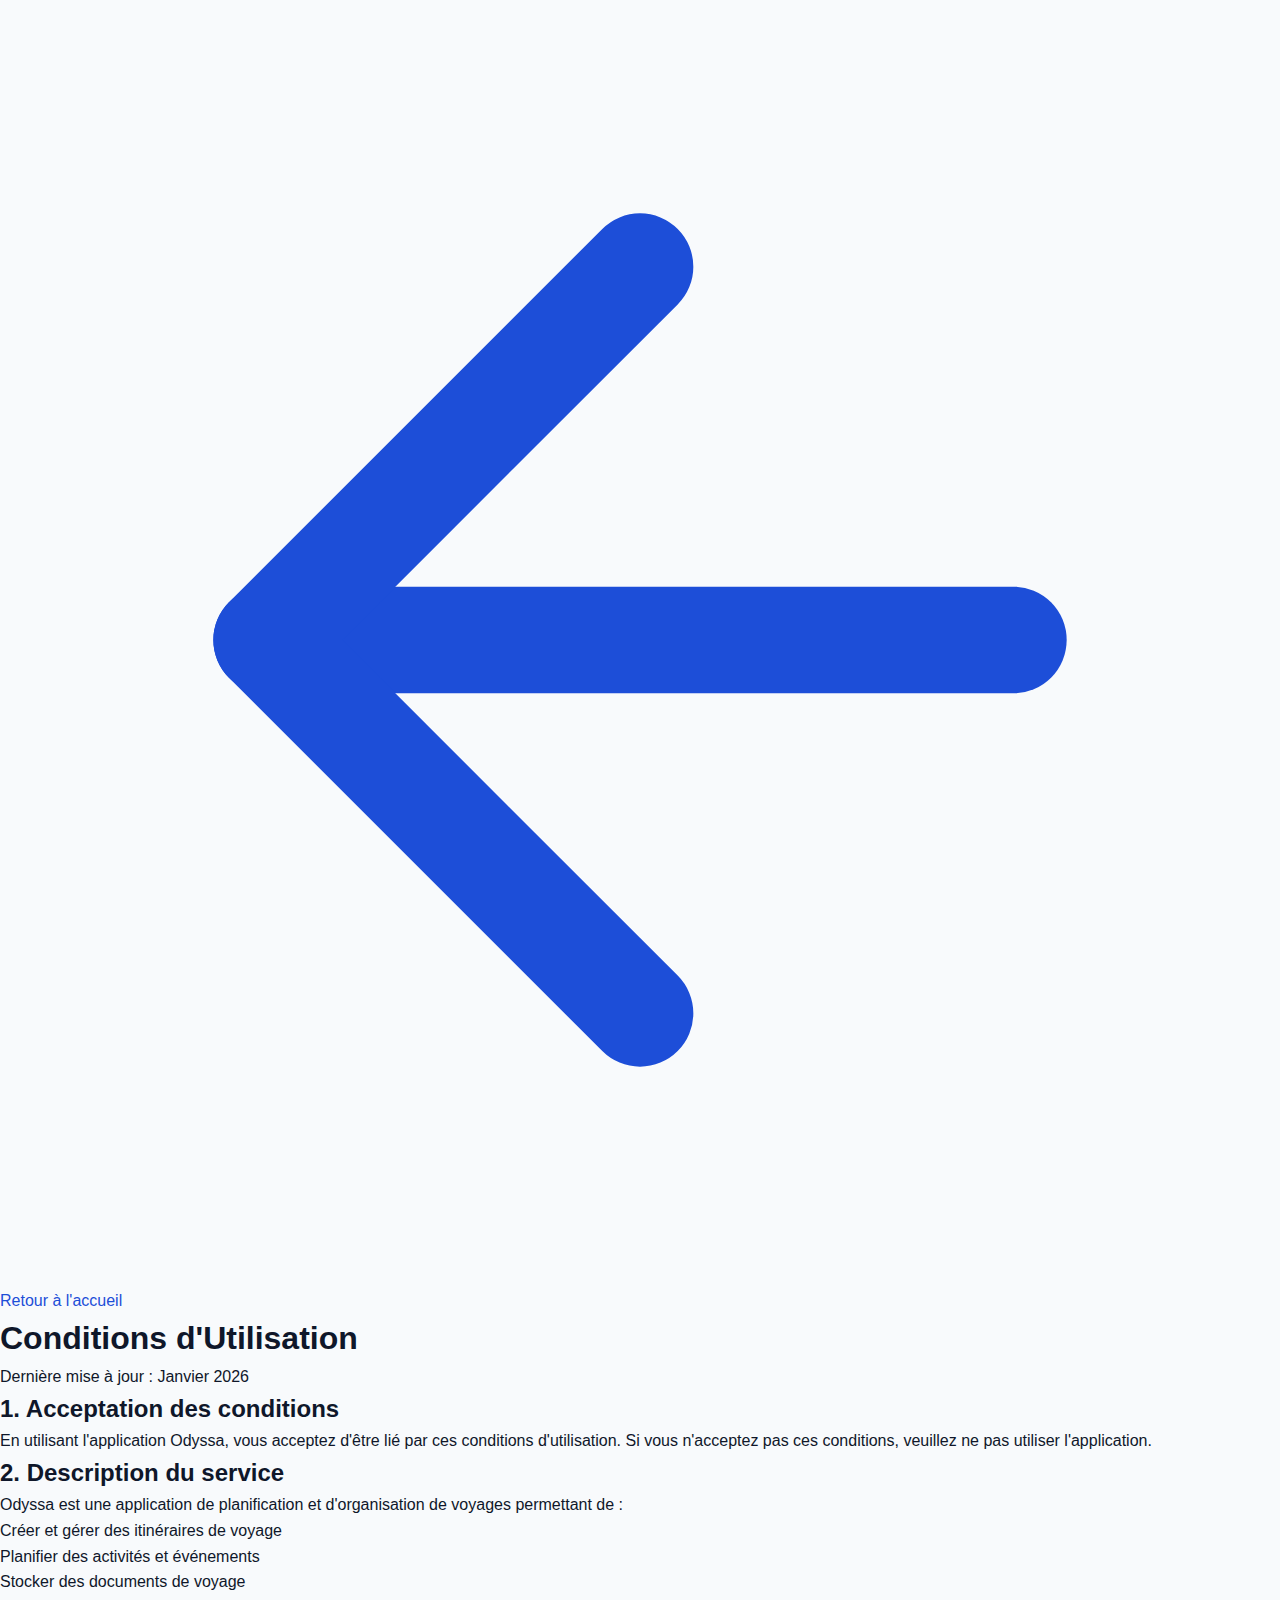
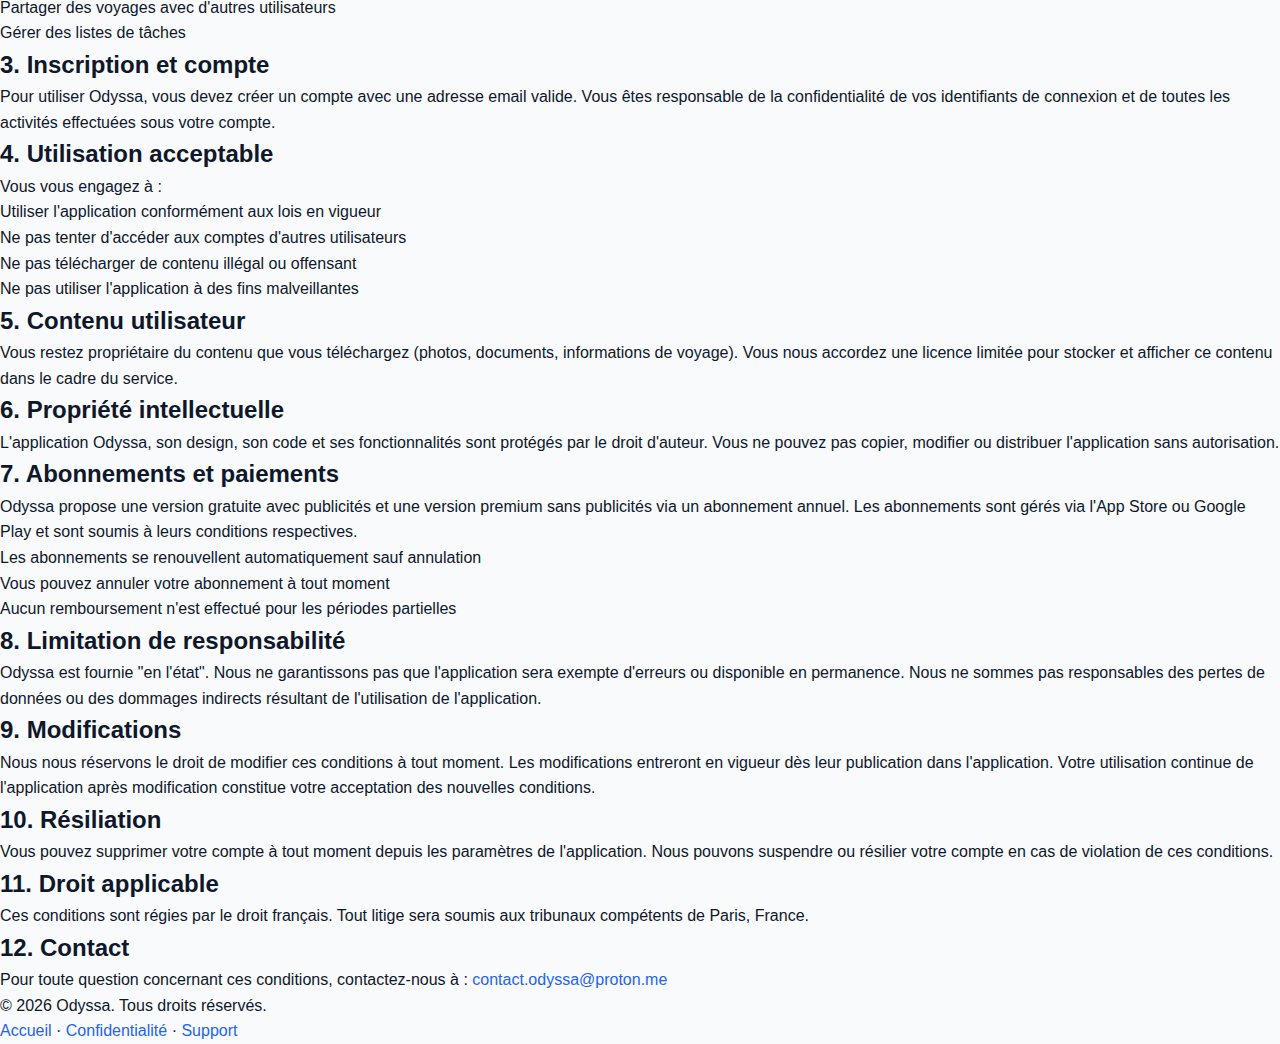
<file: terms-of-service.html>
<!DOCTYPE html>
<html lang="fr">
<head>
  <meta charset="UTF-8">
  <meta name="viewport" content="width=device-width, initial-scale=1.0">
  <meta name="description" content="Conditions Générales d'Utilisation d'Odyssa - Les règles qui régissent l'utilisation de notre application.">
  <title>Conditions d'Utilisation - Odyssa</title>
  <link rel="stylesheet" href="styles.css">
  <link rel="icon" type="image/png" href="favicon.png">
</head>
<body>
  <div class="container">
    <header class="legal-header">
      <a href="index.html" class="back-link">
        <svg viewBox="0 0 24 24" fill="none" stroke="currentColor" stroke-width="2" stroke-linecap="round" stroke-linejoin="round">
          <line x1="19" y1="12" x2="5" y2="12"></line>
          <polyline points="12 19 5 12 12 5"></polyline>
        </svg>
        Retour à l'accueil
      </a>
      <h1>Conditions d'Utilisation</h1>
      <p class="last-update">Dernière mise à jour : Janvier 2026</p>
    </header>

    <main class="content">
      <h2>1. Acceptation des conditions</h2>
      <p>
        En utilisant l'application Odyssa, vous acceptez d'être lié par ces conditions d'utilisation. Si vous n'acceptez pas ces conditions, veuillez ne pas utiliser l'application.
      </p>

      <h2>2. Description du service</h2>
      <p>Odyssa est une application de planification et d'organisation de voyages permettant de :</p>
      <ul>
        <li>Créer et gérer des itinéraires de voyage</li>
        <li>Planifier des activités et événements</li>
        <li>Stocker des documents de voyage</li>
        <li>Partager des voyages avec d'autres utilisateurs</li>
        <li>Gérer des listes de tâches</li>
      </ul>

      <h2>3. Inscription et compte</h2>
      <p>
        Pour utiliser Odyssa, vous devez créer un compte avec une adresse email valide. Vous êtes responsable de la confidentialité de vos identifiants de connexion et de toutes les activités effectuées sous votre compte.
      </p>

      <h2>4. Utilisation acceptable</h2>
      <p>Vous vous engagez à :</p>
      <ul>
        <li>Utiliser l'application conformément aux lois en vigueur</li>
        <li>Ne pas tenter d'accéder aux comptes d'autres utilisateurs</li>
        <li>Ne pas télécharger de contenu illégal ou offensant</li>
        <li>Ne pas utiliser l'application à des fins malveillantes</li>
      </ul>

      <h2>5. Contenu utilisateur</h2>
      <p>
        Vous restez propriétaire du contenu que vous téléchargez (photos, documents, informations de voyage). Vous nous accordez une licence limitée pour stocker et afficher ce contenu dans le cadre du service.
      </p>

      <h2>6. Propriété intellectuelle</h2>
      <p>
        L'application Odyssa, son design, son code et ses fonctionnalités sont protégés par le droit d'auteur. Vous ne pouvez pas copier, modifier ou distribuer l'application sans autorisation.
      </p>

      <h2>7. Abonnements et paiements</h2>
      <p>
        Odyssa propose une version gratuite avec publicités et une version premium sans publicités via un abonnement annuel. Les abonnements sont gérés via l'App Store ou Google Play et sont soumis à leurs conditions respectives.
      </p>
      <ul>
        <li>Les abonnements se renouvellent automatiquement sauf annulation</li>
        <li>Vous pouvez annuler votre abonnement à tout moment</li>
        <li>Aucun remboursement n'est effectué pour les périodes partielles</li>
      </ul>

      <h2>8. Limitation de responsabilité</h2>
      <p>
        Odyssa est fournie "en l'état". Nous ne garantissons pas que l'application sera exempte d'erreurs ou disponible en permanence. Nous ne sommes pas responsables des pertes de données ou des dommages indirects résultant de l'utilisation de l'application.
      </p>

      <h2>9. Modifications</h2>
      <p>
        Nous nous réservons le droit de modifier ces conditions à tout moment. Les modifications entreront en vigueur dès leur publication dans l'application. Votre utilisation continue de l'application après modification constitue votre acceptation des nouvelles conditions.
      </p>

      <h2>10. Résiliation</h2>
      <p>
        Vous pouvez supprimer votre compte à tout moment depuis les paramètres de l'application. Nous pouvons suspendre ou résilier votre compte en cas de violation de ces conditions.
      </p>

      <h2>11. Droit applicable</h2>
      <p>
        Ces conditions sont régies par le droit français. Tout litige sera soumis aux tribunaux compétents de Paris, France.
      </p>

      <h2>12. Contact</h2>
      <p>
        Pour toute question concernant ces conditions, contactez-nous à :
        <a href="mailto:contact.odyssa@proton.me">contact.odyssa@proton.me</a>
      </p>
    </main>

    <footer>
      <p>&copy; 2026 Odyssa. Tous droits réservés.</p>
      <p>
        <a href="index.html">Accueil</a> ·
        <a href="privacy-policy.html">Confidentialité</a> ·
        <a href="support.html">Support</a>
      </p>
    </footer>
  </div>
</body>
</html>
</file>
<file: styles.css>
/* ========================================
   ODYSSA — Design System
   ======================================== */

:root {
  /* Couleurs principales */
  --color-primary: #2563EB;
  --color-primary-light: #60A5FA;
  --color-primary-dark: #1D4ED8;
  --color-accent: #06B6D4;
  --color-accent-light: #67E8F9;

  /* Surfaces */
  --color-bg: #F8FAFC;
  --color-white: #FFFFFF;
  --color-surface: #F1F5F9;
  --color-surface-warm: #FFF7ED;

  /* Texte */
  --color-text: #0F172A;
  --color-text-secondary: #64748B;
  --color-text-muted: #94A3B8;

  /* Bordures */
  --color-border: #E2E8F0;
  --color-border-light: #F1F5F9;

  /* Typographie */
  --font: 'Inter', -apple-system, BlinkMacSystemFont, 'Segoe UI', Roboto, sans-serif;
  --font-display: 'Inter', -apple-system, BlinkMacSystemFont, 'Segoe UI', Roboto, sans-serif;

  /* Tailles */
  --text-xs: 0.75rem;
  --text-sm: 0.875rem;
  --text-base: 1rem;
  --text-lg: 1.125rem;
  --text-xl: 1.25rem;
  --text-2xl: 1.5rem;
  --text-3xl: 2rem;
  --text-4xl: 2.5rem;
  --text-5xl: 3.25rem;

  /* Spacing */
  --sp-1: 0.25rem;
  --sp-2: 0.5rem;
  --sp-3: 0.75rem;
  --sp-4: 1rem;
  --sp-5: 1.25rem;
  --sp-6: 1.5rem;
  --sp-8: 2rem;
  --sp-10: 2.5rem;
  --sp-12: 3rem;
  --sp-16: 4rem;
  --sp-20: 5rem;
  --sp-24: 6rem;

  /* Radius */
  --radius-sm: 0.5rem;
  --radius-md: 0.75rem;
  --radius-lg: 1rem;
  --radius-xl: 1.25rem;
  --radius-2xl: 1.5rem;
  --radius-full: 100px;

  /* Shadows */
  --shadow-sm: 0 1px 3px rgba(15, 23, 42, 0.04);
  --shadow-md: 0 4px 16px rgba(15, 23, 42, 0.06);
  --shadow-lg: 0 8px 32px rgba(15, 23, 42, 0.08);
  --shadow-xl: 0 16px 48px rgba(15, 23, 42, 0.1);
  --shadow-glow: 0 0 40px rgba(37, 99, 235, 0.15);

  /* Transitions */
  --ease: cubic-bezier(0.4, 0, 0.2, 1);
  --duration: 200ms;
  --duration-slow: 400ms;
}

/* ========================================
   RESET & BASE
   ======================================== */

*, *::before, *::after {
  box-sizing: border-box;
  margin: 0;
  padding: 0;
}

html {
  scroll-behavior: smooth;
  -webkit-font-smoothing: antialiased;
  -moz-osx-font-smoothing: grayscale;
}

body {
  font-family: var(--font);
  font-size: var(--text-base);
  line-height: 1.6;
  color: var(--color-text);
  background-color: var(--color-bg);
  min-height: 100vh;
  overflow-x: hidden;
}

a {
  color: var(--color-primary);
  text-decoration: none;
  transition: color var(--duration) var(--ease);
}

a:hover {
  color: var(--color-primary-dark);
}

img {
  max-width: 100%;
  display: block;
}

/* Focus visible — accessibilité clavier */
:focus-visible {
  outline: 2px solid var(--color-primary);
  outline-offset: 2px;
}

.btn-store:focus-visible,
.btn-primary:focus-visible,
.btn-modern:focus-visible {
  outline: 2px solid var(--color-primary-light);
  outline-offset: 3px;
  box-shadow: 0 0 0 4px rgba(37, 99, 235, 0.15);
}

/* ========================================
   SCROLL ANIMATIONS
   ======================================== */

.fade-up {
  opacity: 0;
  transform: translateY(30px);
  transition: opacity 0.6s var(--ease), transform 0.6s var(--ease);
}

.fade-up.visible {
  opacity: 1;
  transform: translateY(0);
}

/* Stagger delays for grid children */
.fade-up-delay-1 { transition-delay: 0.1s; }
.fade-up-delay-2 { transition-delay: 0.2s; }
.fade-up-delay-3 { transition-delay: 0.3s; }

/* Respect reduced motion preference */
@media (prefers-reduced-motion: reduce) {
  .fade-up {
    opacity: 1;
    transform: none;
    transition: none;
  }
}

/* ========================================
   FLOATING LOGO — Hero overlay
   ======================================== */

.hero-logo-floating {
  position: absolute;
  top: var(--sp-6);
  left: var(--sp-6);
  z-index: 10;
  display: flex;
  align-items: center;
  gap: var(--sp-3);
  padding: 0.5rem;
  background: rgba(255, 255, 255, 0.12);
  backdrop-filter: blur(20px) saturate(160%);
  -webkit-backdrop-filter: blur(20px) saturate(160%);
  border: 1px solid rgba(255, 255, 255, 0.2);
  border-radius: var(--radius-full);
  color: white;
  text-decoration: none;
  transition: background var(--duration-slow) var(--ease), transform var(--duration) var(--ease);
}

.hero-logo-floating:hover {
  background: rgba(255, 255, 255, 0.2);
  transform: scale(1.03);
}

.hero-logo-floating img {
  width: 22px;
  height: 22px;
  object-fit: contain;
  border-radius: 50%;
}

.hero-logo-floating span {
  display: none;
}

/* Blog link — Hero top-right */
.hero-blog-link {
  position: absolute;
  top: var(--sp-6);
  right: var(--sp-6);
  z-index: 10;
  color: white;
  text-decoration: none;
  font-size: var(--text-base);
  font-weight: 600;
  padding: var(--sp-3) var(--sp-5);
  border-radius: var(--radius-lg);
  background: rgba(255, 255, 255, 0.15);
  backdrop-filter: blur(8px);
  transition: background var(--duration-slow) var(--ease);
}

.hero-blog-link:hover {
  background: rgba(255, 255, 255, 0.25);
}

@media (min-width: 768px) {
  .hero-logo-floating {
    top: var(--sp-8);
    left: var(--sp-10);
  }

  .hero-logo-floating img {
    width: 100px;
    height: 100px;
  }

  .hero-blog-link {
    top: var(--sp-8);
    right: var(--sp-10);
    font-size: var(--text-lg);
    padding: var(--sp-3) var(--sp-6);
  }
}

/* ========================================
   HERO SECTION
   ======================================== */

.hero-section {
  position: relative;
  min-height: 100vh;
  display: flex;
  align-items: center;
  background-image:
    linear-gradient(160deg, rgba(15, 23, 42, 0.55) 0%, rgba(30, 10, 60, 0.45) 50%, rgba(15, 23, 42, 0.6) 100%),
    url('assets/hero-bg.jpg');
  background-size: cover;
  background-position: center;
  color: white;
  padding: 8rem var(--sp-6) var(--sp-12);
}

@media (min-width: 768px) {
  .hero-section {
    padding: 9rem var(--sp-10) var(--sp-16);
  }
}

.hero-inner {
  max-width: 1120px;
  margin: 0 auto;
  width: 100%;
  display: grid;
  grid-template-columns: 1fr;
  align-items: center;
  text-align: center;
  gap: var(--sp-10);
}

@media (min-width: 968px) {
  .hero-inner {
    grid-template-columns: 1fr auto;
    text-align: left;
    gap: var(--sp-16);
  }
}

.hero-text {
  display: flex;
  flex-direction: column;
  align-items: center;
}

@media (min-width: 968px) {
  .hero-text {
    align-items: flex-start;
  }
}

.hero-cta-center {
  display: flex;
  justify-content: center;
  width: 100%;
  grid-column: 1 / -1;
}

.hero-text h1 {
  font-family: var(--font-display);
  font-size: var(--text-4xl);
  font-weight: 800;
  line-height: 1.08;
  margin-bottom: var(--sp-6);
  letter-spacing: -0.04em;
  max-width: 700px;
}

@media (min-width: 768px) {
  .hero-text h1 {
    font-size: var(--text-5xl);
  }
}

.hero-subtitle {
  font-size: var(--text-lg);
  opacity: 0.85;
  margin-bottom: var(--sp-8);
  line-height: 1.7;
  max-width: 520px;
  font-weight: 400;
}

/* Badge note dans le hero */
.hero-rating-badge {
  display: inline-flex;
  align-items: center;
  gap: var(--sp-2);
  background: rgba(255, 255, 255, 0.15);
  border: 1px solid rgba(255, 255, 255, 0.25);
  border-radius: var(--radius-full);
  padding: 0.35rem 0.9rem;
  margin-bottom: var(--sp-5);
  align-self: center;
  text-decoration: none;
  transition: background var(--duration) var(--ease);
}

.hero-rating-badge:hover {
  background: rgba(255, 255, 255, 0.22);
}

.hero-rating-stars {
  color: #FBD34D;
  font-size: 0.8rem;
  letter-spacing: 0.05em;
}

.hero-rating-text {
  color: rgba(255, 255, 255, 0.9);
  font-size: var(--text-sm);
  font-weight: 500;
}

.hero-cta {
  display: flex;
  gap: var(--sp-4);
  flex-wrap: wrap;
  justify-content: center;
}

@media (min-width: 968px) {
  .hero-cta {
    justify-content: flex-start;
  }
}

/* Store button — style Apple noir */
.btn-store {
  display: inline-flex;
  align-items: center;
  gap: var(--sp-3);
  padding: 0.875rem 1.5rem;
  background: #000;
  border: none;
  border-radius: var(--radius-lg);
  color: #fff;
  transition: transform var(--duration) var(--ease), box-shadow var(--duration) var(--ease);
  box-shadow: 0 4px 20px rgba(0, 0, 0, 0.3);
}

.btn-store:hover {
  color: #fff;
  transform: translateY(-2px) scale(1.02);
  box-shadow: 0 8px 32px rgba(0, 0, 0, 0.4);
}

.btn-store svg {
  flex-shrink: 0;
}

.btn-store-text {
  display: flex;
  flex-direction: column;
  text-align: left;
  line-height: 1.15;
}

.btn-store-label {
  font-size: 0.6rem;
  font-weight: 400;
  opacity: 0.75;
  text-transform: uppercase;
  letter-spacing: 0.06em;
}

.btn-store-name {
  font-size: var(--text-lg);
  font-weight: 600;
  letter-spacing: -0.01em;
}

/* Phone frame */
.hero-mockup {
  display: flex;
  justify-content: center;
  align-items: center;
}

.phone-frame {
  position: relative;
  width: 240px;
  border-radius: 36px;
  overflow: hidden;
  background: #000;
  border: 5px solid #1a1a1e;
  box-shadow:
    0 40px 80px rgba(0, 0, 0, 0.35),
    0 0 0 1px rgba(255, 255, 255, 0.08) inset;
}

/* Dynamic Island / Notch */
.phone-frame::after {
  content: '';
  position: absolute;
  top: 9px;
  left: 50%;
  transform: translateX(-50%);
  width: 80px;
  height: 24px;
  background: #000;
  border-radius: 20px;
  z-index: 10;
}

.phone-frame img {
  display: block;
  width: 100%;
  height: auto;
  border-radius: 31px;
}

@media (min-width: 968px) {
  .phone-frame {
    width: 290px;
    border-radius: 44px;
    border-width: 6px;
  }

  .phone-frame::after {
    top: 11px;
    width: 95px;
    height: 28px;
  }

  .phone-frame img {
    border-radius: 38px;
  }
}

/* ========================================
   FEATURES SECTION
   ======================================== */

.features-section {
  padding: var(--sp-20) var(--sp-6);
  background: var(--color-white);
}

@media (min-width: 768px) {
  .features-section {
    padding: var(--sp-24) var(--sp-10);
  }
}

.features-container {
  max-width: 1120px;
  margin: 0 auto;
}

.features-section h2 {
  font-family: var(--font-display);
  font-size: var(--text-3xl);
  font-weight: 800;
  text-align: center;
  margin-bottom: var(--sp-3);
  letter-spacing: -0.04em;
  color: var(--color-text);
}

@media (min-width: 768px) {
  .features-section h2 {
    font-size: var(--text-4xl);
  }
}

.features-subtitle {
  text-align: center;
  color: var(--color-text-secondary);
  font-size: var(--text-lg);
  margin-bottom: var(--sp-16);
  max-width: 480px;
  margin-left: auto;
  margin-right: auto;
  line-height: 1.6;
}

.features-grid {
  display: grid;
  grid-template-columns: 1fr;
  gap: var(--sp-4);
}

@media (min-width: 768px) {
  .features-grid {
    grid-template-columns: repeat(2, 1fr);
    gap: var(--sp-5);
  }
}

.feature-card {
  position: relative;
  display: flex;
  align-items: center;
  gap: var(--sp-5);
  background: var(--color-white);
  border-radius: var(--radius-2xl);
  padding: var(--sp-6);
  box-shadow: var(--shadow-md);
  transition: transform var(--duration-slow) var(--ease), box-shadow var(--duration-slow) var(--ease);
  overflow: hidden;
}

.feature-card::before {
  content: '';
  position: absolute;
  top: 0;
  left: 0;
  width: 4px;
  height: 100%;
  border-radius: 4px 0 0 4px;
  opacity: 0;
  transition: opacity var(--duration-slow) var(--ease);
}

.feature-card:hover {
  transform: translateY(-4px);
  box-shadow: var(--shadow-xl);
}

.feature-card:hover::before {
  opacity: 1;
}

.feature-icon {
  display: flex;
  align-items: center;
  justify-content: center;
  width: 72px;
  height: 72px;
  min-width: 72px;
  border-radius: var(--radius-xl);
}

/* Couleurs individuelles par feature */
.feature-card:nth-child(1) .feature-icon { background: linear-gradient(135deg, #DBEAFE, #BFDBFE); color: #2563EB; }
.feature-card:nth-child(2) .feature-icon { background: linear-gradient(135deg, #FEE2E2, #FECACA); color: #DC2626; }
.feature-card:nth-child(3) .feature-icon { background: linear-gradient(135deg, #D1FAE5, #A7F3D0); color: #059669; }
.feature-card:nth-child(4) .feature-icon { background: linear-gradient(135deg, #E0E7FF, #C7D2FE); color: #4338CA; }
.feature-card:nth-child(5) .feature-icon { background: linear-gradient(135deg, #FEF3C7, #FDE68A); color: #D97706; }
.feature-card:nth-child(6) .feature-icon { background: linear-gradient(135deg, #CFFAFE, #A5F3FC); color: #0891B2; }
.feature-card:nth-child(7) .feature-icon { background: linear-gradient(135deg, #EDE9FE, #DDD6FE); color: #7C3AED; }
.feature-card:nth-child(8) .feature-icon { background: linear-gradient(135deg, #FCE7F3, #FBCFE8); color: #DB2777; }
.feature-card:nth-child(9) .feature-icon { background: linear-gradient(135deg, #FFEDD5, #FED7AA); color: #EA580C; }

.feature-card:nth-child(1)::before { background: #2563EB; }
.feature-card:nth-child(2)::before { background: #DC2626; }
.feature-card:nth-child(3)::before { background: #059669; }
.feature-card:nth-child(4)::before { background: #4338CA; }
.feature-card:nth-child(5)::before { background: #D97706; }
.feature-card:nth-child(6)::before { background: #0891B2; }
.feature-card:nth-child(7)::before { background: #7C3AED; }
.feature-card:nth-child(8)::before { background: #DB2777; }
.feature-card:nth-child(9)::before { background: #EA580C; }

.feature-content {
  flex: 1;
  min-width: 0;
}

.feature-card h3 {
  font-size: var(--text-lg);
  font-weight: 700;
  margin-bottom: var(--sp-1);
  color: var(--color-text);
  letter-spacing: -0.02em;
}

.feature-card p {
  font-size: var(--text-sm);
  color: var(--color-text-secondary);
  line-height: 1.55;
}


/* ========================================
   POUR QUI SECTION
   ======================================== */

.forwhom-section {
  padding: var(--sp-20) var(--sp-6);
  background: var(--color-bg);
}

@media (min-width: 768px) {
  .forwhom-section {
    padding: var(--sp-24) var(--sp-10);
  }
}

.forwhom-container {
  max-width: 1120px;
  margin: 0 auto;
  text-align: center;
}

.forwhom-section h2 {
  font-family: var(--font-display);
  font-size: var(--text-3xl);
  font-weight: 800;
  margin-bottom: var(--sp-3);
  letter-spacing: -0.04em;
  color: var(--color-text);
}

@media (min-width: 768px) {
  .forwhom-section h2 {
    font-size: var(--text-4xl);
  }
}

.forwhom-subtitle {
  color: var(--color-text-secondary);
  font-size: var(--text-lg);
  margin-bottom: var(--sp-12);
  max-width: 520px;
  margin-left: auto;
  margin-right: auto;
  line-height: 1.6;
}

.forwhom-grid {
  display: grid;
  grid-template-columns: 1fr;
  gap: var(--sp-5);
  text-align: left;
}

@media (min-width: 768px) {
  .forwhom-grid {
    grid-template-columns: repeat(3, 1fr);
  }
}

.forwhom-card {
  background: var(--color-white);
  border-radius: var(--radius-2xl);
  padding: var(--sp-8) var(--sp-6);
  box-shadow: var(--shadow-md);
  display: flex;
  flex-direction: column;
  gap: var(--sp-3);
  transition: transform var(--duration-slow) var(--ease), box-shadow var(--duration-slow) var(--ease);
}

.forwhom-card:hover {
  transform: translateY(-4px);
  box-shadow: var(--shadow-xl);
}

.forwhom-icon {
  display: inline-flex;
  align-items: center;
  justify-content: center;
  width: 56px;
  height: 56px;
  border-radius: var(--radius-xl);
  margin-bottom: var(--sp-1);
}

.forwhom-icon-1 { background: linear-gradient(135deg, #DBEAFE, #BFDBFE); color: #2563EB; }
.forwhom-icon-2 { background: linear-gradient(135deg, #D1FAE5, #A7F3D0); color: #059669; }
.forwhom-icon-3 { background: linear-gradient(135deg, #EDE9FE, #DDD6FE); color: #7C3AED; }

.forwhom-card h3 {
  font-size: var(--text-xl);
  font-weight: 700;
  color: var(--color-text);
  letter-spacing: -0.03em;
}

.forwhom-card > p {
  font-size: var(--text-sm);
  color: var(--color-text-secondary);
  line-height: 1.65;
}

.forwhom-list {
  list-style: none;
  display: flex;
  flex-direction: column;
  gap: var(--sp-2);
  margin-top: var(--sp-2);
  padding-top: var(--sp-4);
  border-top: 1px solid var(--color-border-light);
}

.forwhom-list li {
  font-size: var(--text-sm);
  color: var(--color-text-secondary);
  font-weight: 500;
  display: flex;
  align-items: center;
  gap: var(--sp-2);
}

.forwhom-list li::before {
  content: '';
  width: 6px;
  height: 6px;
  border-radius: 50%;
  background: var(--color-primary);
  flex-shrink: 0;
}

.forwhom-card:nth-child(2) .forwhom-list li::before { background: #059669; }
.forwhom-card:nth-child(3) .forwhom-list li::before { background: #7C3AED; }

/* Features cachées + bouton toggle */
.feature-hidden {
  display: none;
}

.features-expanded .feature-hidden {
  display: flex;
}

.features-toggle-wrap {
  display: flex;
  justify-content: center;
  margin-top: var(--sp-8);
}

.features-toggle-btn {
  display: inline-flex;
  align-items: center;
  gap: var(--sp-2);
  padding: 0.75rem 1.75rem;
  background: transparent;
  border: 1.5px solid var(--color-border);
  border-radius: var(--radius-full);
  color: var(--color-text-secondary);
  font-family: var(--font);
  font-size: var(--text-sm);
  font-weight: 600;
  cursor: pointer;
  transition: border-color var(--duration) var(--ease), color var(--duration) var(--ease), background var(--duration) var(--ease);
}

.features-toggle-btn:hover {
  border-color: var(--color-primary);
  color: var(--color-primary);
  background: rgba(37, 99, 235, 0.04);
}

.toggle-label-less {
  display: none;
}

.features-toggle-btn[aria-expanded="true"] .toggle-label-more {
  display: none;
}

.features-toggle-btn[aria-expanded="true"] .toggle-label-less {
  display: inline;
}

.toggle-icon {
  transition: transform var(--duration-slow) var(--ease);
}

.features-toggle-btn[aria-expanded="true"] .toggle-icon {
  transform: rotate(180deg);
}

/* ========================================
   SCREENSHOTS SECTION
   ======================================== */

.screenshots-section {
  padding: var(--sp-20) 0;
  background: var(--color-white);
  overflow: hidden;
}

@media (min-width: 768px) {
  .screenshots-section {
    padding: var(--sp-24) 0;
  }
}

.screenshots-container {
  max-width: 1120px;
  margin: 0 auto;
  text-align: center;
}

.screenshots-section h2 {
  font-family: var(--font-display);
  font-size: var(--text-3xl);
  font-weight: 800;
  margin-bottom: var(--sp-3);
  letter-spacing: -0.04em;
  color: var(--color-text);
  padding: 0 var(--sp-6);
}

@media (min-width: 768px) {
  .screenshots-section h2 {
    font-size: var(--text-4xl);
  }
}

.screenshots-subtitle {
  color: var(--color-text-secondary);
  font-size: var(--text-lg);
  margin-bottom: var(--sp-12);
  padding: 0 var(--sp-6);
  max-width: 520px;
  margin-left: auto;
  margin-right: auto;
}

/* Scroll horizontal sur mobile, grille sur desktop */
.screenshots-scroll {
  display: flex;
  gap: var(--sp-6);
  overflow-x: auto;
  padding: var(--sp-4) var(--sp-8) var(--sp-6);
  scroll-snap-type: x mandatory;
  -webkit-overflow-scrolling: touch;
  scrollbar-width: none;
}

/* Faux espaceur à droite pour que le dernier screenshot ne soit pas collé (fix webkit) */
.screenshots-scroll::after {
  content: '';
  display: block;
  min-width: var(--sp-2);
  flex-shrink: 0;
}

.screenshots-scroll::-webkit-scrollbar {
  display: none;
}

@media (min-width: 900px) {
  .screenshots-scroll {
    overflow-x: visible;
    justify-content: center;
    flex-wrap: nowrap;
    padding: var(--sp-4) var(--sp-10) var(--sp-6);
  }
}

.screenshot-item {
  display: flex;
  flex-direction: column;
  align-items: center;
  gap: var(--sp-4);
  flex: 0 0 200px;
  scroll-snap-align: start;
}

@media (min-width: 900px) {
  .screenshot-item {
    flex: 0 0 190px;
  }
}

/* Phone frame autour de chaque screenshot */
.screenshot-phone {
  width: 100%;
  border-radius: 32px;
  overflow: hidden;
  background: #000;
  border: 4px solid #1a1a1e;
  box-shadow:
    0 24px 60px rgba(0, 0, 0, 0.18),
    0 0 0 1px rgba(255, 255, 255, 0.06) inset;
  transition: transform var(--duration-slow) var(--ease), box-shadow var(--duration-slow) var(--ease);
  position: relative;
}

.screenshot-phone::after {
  content: '';
  position: absolute;
  top: 8px;
  left: 50%;
  transform: translateX(-50%);
  width: 60px;
  height: 18px;
  background: #000;
  border-radius: 12px;
  z-index: 10;
}

.screenshot-phone img {
  display: block;
  width: 100%;
  height: auto;
  border-radius: 28px;
}

.screenshot-item:hover .screenshot-phone {
  transform: translateY(-8px) scale(1.02);
  box-shadow:
    0 40px 80px rgba(0, 0, 0, 0.22),
    0 0 0 1px rgba(255, 255, 255, 0.08) inset;
}

.screenshot-item {
  cursor: pointer;
}

/* Lightbox */
.lightbox {
  position: fixed;
  inset: 0;
  z-index: 1000;
  background: rgba(10, 15, 30, 0.85);
  backdrop-filter: blur(16px);
  -webkit-backdrop-filter: blur(16px);
  display: flex;
  align-items: center;
  justify-content: center;
  opacity: 0;
  pointer-events: none;
  transition: opacity 0.3s var(--ease);
}

.lightbox.open {
  opacity: 1;
  pointer-events: all;
}

.lightbox-phone {
  width: min(320px, 80vw);
  border-radius: 44px;
  overflow: hidden;
  background: #000;
  border: 5px solid #1a1a1e;
  box-shadow: 0 40px 100px rgba(0, 0, 0, 0.6);
  transform: scale(0.85);
  transition: transform 0.35s cubic-bezier(0.34, 1.56, 0.64, 1);
  position: relative;
}

.lightbox-phone::after {
  content: '';
  position: absolute;
  top: 10px;
  left: 50%;
  transform: translateX(-50%);
  width: 80px;
  height: 24px;
  background: #000;
  border-radius: 14px;
  z-index: 10;
}

.lightbox.open .lightbox-phone {
  transform: scale(1);
}

.lightbox-phone img {
  display: block;
  width: 100%;
  height: auto;
  border-radius: 39px;
}

.lightbox-close {
  position: absolute;
  top: var(--sp-5);
  right: var(--sp-5);
  width: 40px;
  height: 40px;
  border-radius: 50%;
  background: rgba(255, 255, 255, 0.15);
  border: none;
  color: white;
  display: flex;
  align-items: center;
  justify-content: center;
  cursor: pointer;
  transition: background var(--duration) var(--ease);
}

.lightbox-close:hover {
  background: rgba(255, 255, 255, 0.25);
}

.screenshot-caption {
  font-size: var(--text-sm);
  color: var(--color-text-secondary);
  font-weight: 500;
  line-height: 1.4;
  max-width: 160px;
  text-align: center;
}

/* ========================================
   STEPS SECTION — Comment ça marche
   ======================================== */

.steps-section {
  padding: var(--sp-20) var(--sp-6);
  background: var(--color-bg);
}

@media (min-width: 768px) {
  .steps-section {
    padding: var(--sp-24) var(--sp-10);
  }
}

.steps-container {
  max-width: 1120px;
  margin: 0 auto;
  text-align: center;
}

.steps-container h2 {
  font-family: var(--font-display);
  font-size: var(--text-3xl);
  font-weight: 800;
  margin-bottom: var(--sp-3);
  letter-spacing: -0.04em;
  color: var(--color-text);
}

@media (min-width: 768px) {
  .steps-container h2 {
    font-size: var(--text-4xl);
  }
}

.steps-subtitle {
  color: var(--color-text-secondary);
  font-size: var(--text-lg);
  margin-bottom: var(--sp-16);
}

.steps-grid {
  display: grid;
  grid-template-columns: 1fr;
  gap: var(--sp-8);
}

@media (min-width: 768px) {
  .steps-grid {
    grid-template-columns: repeat(3, 1fr);
    gap: var(--sp-6);
  }
}

.step-card {
  display: flex;
  flex-direction: column;
  align-items: center;
  gap: var(--sp-3);
}

.step-icon {
  display: flex;
  align-items: center;
  justify-content: center;
  width: 64px;
  height: 64px;
  border-radius: var(--radius-xl);
  margin-bottom: var(--sp-2);
}

.step-icon-1 { background: linear-gradient(135deg, #DBEAFE, #BFDBFE); color: #2563EB; }
.step-icon-2 { background: linear-gradient(135deg, #E0E7FF, #C7D2FE); color: #4338CA; }
.step-icon-3 { background: linear-gradient(135deg, #CFFAFE, #A5F3FC); color: #0891B2; }

.step-card h3 {
  font-size: var(--text-lg);
  font-weight: 700;
  color: var(--color-text);
  letter-spacing: -0.02em;
}

.step-card p {
  font-size: var(--text-sm);
  color: var(--color-text-secondary);
  line-height: 1.6;
  max-width: 280px;
}

/* ========================================
   REVIEWS SECTION — Avis App Store
   ======================================== */

.reviews-section {
  padding: var(--sp-20) var(--sp-6);
  background: var(--color-white);
}

@media (min-width: 768px) {
  .reviews-section {
    padding: var(--sp-24) var(--sp-10);
  }
}

.reviews-container {
  max-width: 1120px;
  margin: 0 auto;
  text-align: center;
}

.reviews-section h2 {
  font-family: var(--font-display);
  font-size: var(--text-3xl);
  font-weight: 800;
  margin-bottom: var(--sp-3);
  letter-spacing: -0.04em;
  color: var(--color-text);
}

@media (min-width: 768px) {
  .reviews-section h2 {
    font-size: var(--text-4xl);
  }
}

.reviews-subtitle {
  color: var(--color-text-secondary);
  font-size: var(--text-lg);
  margin-bottom: var(--sp-10);
}

/* Badge note globale */
.rating-badge {
  display: inline-flex;
  align-items: center;
  gap: var(--sp-5);
  background: var(--color-white);
  border-radius: var(--radius-2xl);
  padding: var(--sp-5) var(--sp-8);
  box-shadow: var(--shadow-md);
  margin-bottom: var(--sp-12);
}

.rating-badge-score {
  display: flex;
  flex-direction: column;
  align-items: center;
  gap: var(--sp-1);
}

.rating-number {
  font-size: var(--text-4xl);
  font-weight: 800;
  color: var(--color-primary);
  line-height: 1;
  letter-spacing: -0.04em;
}

.rating-stars-global {
  color: #F59E0B;
  font-size: 1.1rem;
  letter-spacing: 0.05em;
}

.rating-count {
  font-size: var(--text-xs);
  color: var(--color-text-muted);
  font-weight: 500;
  text-transform: uppercase;
  letter-spacing: 0.06em;
}

.rating-badge-divider {
  width: 1px;
  height: 48px;
  background: var(--color-border);
}

.rating-badge-store {
  display: flex;
  flex-direction: column;
  align-items: center;
  gap: var(--sp-2);
  color: var(--color-text-secondary);
  font-size: var(--text-sm);
  font-weight: 500;
}

/* Grille d'avis */
.reviews-grid {
  display: grid;
  grid-template-columns: 1fr;
  gap: var(--sp-4);
  text-align: left;
}

@media (min-width: 768px) {
  .reviews-grid {
    grid-template-columns: repeat(3, 1fr);
    gap: var(--sp-5);
  }
}

.review-card {
  background: var(--color-white);
  border-radius: var(--radius-2xl);
  padding: var(--sp-6);
  box-shadow: var(--shadow-md);
  display: flex;
  flex-direction: column;
  gap: var(--sp-3);
  transition: transform var(--duration-slow) var(--ease), box-shadow var(--duration-slow) var(--ease);
}

.review-card:hover {
  transform: translateY(-4px);
  box-shadow: var(--shadow-xl);
}

.review-stars {
  color: #F59E0B;
  font-size: 1rem;
  letter-spacing: 0.05em;
}

.review-title {
  font-size: var(--text-lg);
  font-weight: 700;
  color: var(--color-text);
  letter-spacing: -0.02em;
  margin: 0;
}

.review-text {
  font-size: var(--text-sm);
  color: var(--color-text-secondary);
  line-height: 1.65;
  font-style: italic;
  flex: 1;
  margin: 0;
}

.review-author {
  font-size: var(--text-xs);
  color: var(--color-text-muted);
  font-weight: 500;
  text-transform: uppercase;
  letter-spacing: 0.06em;
  margin-top: var(--sp-1);
}

/* ========================================
   FAQ SECTION
   ======================================== */

.faq-section {
  padding: var(--sp-20) var(--sp-6);
  background: var(--color-bg);
}

@media (min-width: 768px) {
  .faq-section {
    padding: var(--sp-24) var(--sp-10);
  }
}

.faq-container {
  max-width: 720px;
  margin: 0 auto;
  text-align: center;
}

.faq-section h2 {
  font-family: var(--font-display);
  font-size: var(--text-3xl);
  font-weight: 800;
  margin-bottom: var(--sp-3);
  letter-spacing: -0.04em;
  color: var(--color-text);
}

@media (min-width: 768px) {
  .faq-section h2 {
    font-size: var(--text-4xl);
  }
}

.faq-subtitle {
  color: var(--color-text-secondary);
  font-size: var(--text-lg);
  margin-bottom: var(--sp-12);
}

.faq-list {
  display: flex;
  flex-direction: column;
  gap: var(--sp-3);
  text-align: left;
}

.faq-item {
  background: var(--color-white);
  border-radius: var(--radius-xl);
  box-shadow: var(--shadow-sm);
  overflow: hidden;
  transition: box-shadow var(--duration-slow) var(--ease);
}

.faq-item[open] {
  box-shadow: var(--shadow-md);
}

.faq-question {
  display: flex;
  align-items: center;
  justify-content: space-between;
  gap: var(--sp-4);
  padding: var(--sp-5) var(--sp-6);
  font-size: var(--text-base);
  font-weight: 600;
  color: var(--color-text);
  cursor: pointer;
  list-style: none;
  user-select: none;
}

.faq-question::-webkit-details-marker {
  display: none;
}

.faq-question:hover {
  color: var(--color-primary);
}

.faq-chevron {
  flex-shrink: 0;
  color: var(--color-text-muted);
  transition: transform var(--duration-slow) var(--ease);
}

.faq-item[open] .faq-chevron {
  transform: rotate(180deg);
}

.faq-item[open] .faq-question {
  color: var(--color-primary);
}

.faq-item[open] .faq-chevron {
  color: var(--color-primary);
}

.faq-answer {
  padding: 0 var(--sp-6) var(--sp-5);
  font-size: var(--text-sm);
  color: var(--color-text-secondary);
  line-height: 1.7;
  border-top: 1px solid var(--color-border-light);
  padding-top: var(--sp-4);
  margin: 0;
}

.faq-answer a {
  color: var(--color-primary);
  font-weight: 500;
  text-decoration: underline;
  text-decoration-color: rgba(37, 99, 235, 0.3);
  text-underline-offset: 2px;
}

/* ========================================
   ABOUT / CTA SECTION
   ======================================== */

.about-cta {
  display: flex;
  gap: var(--sp-4);
  justify-content: center;
  align-items: center;
  flex-wrap: wrap;
}

.btn-store-disabled {
  opacity: 0.45;
  cursor: default;
  pointer-events: none;
}

.about-section {
  padding: var(--sp-20) var(--sp-6);
  text-align: center;
  background: var(--color-white);
  position: relative;
  overflow: hidden;
}

/* Subtle decorative gradient behind */
.about-section::before {
  content: '';
  position: absolute;
  width: 600px;
  height: 600px;
  border-radius: 50%;
  background: radial-gradient(circle, rgba(37, 99, 235, 0.06) 0%, transparent 70%);
  top: 50%;
  left: 50%;
  transform: translate(-50%, -50%);
  pointer-events: none;
}

@media (min-width: 768px) {
  .about-section {
    padding: var(--sp-24) var(--sp-10);
  }
}

.about-container {
  max-width: 560px;
  margin: 0 auto;
  position: relative;
  z-index: 1;
}

.about-section h2 {
  font-family: var(--font-display);
  font-size: var(--text-3xl);
  font-weight: 800;
  margin-bottom: var(--sp-4);
  color: var(--color-text);
  letter-spacing: -0.04em;
}

@media (min-width: 768px) {
  .about-section h2 {
    font-size: var(--text-4xl);
  }
}

.about-section p {
  font-size: var(--text-lg);
  color: var(--color-text-secondary);
  line-height: 1.75;
  margin-bottom: var(--sp-10);
}

.btn-primary {
  display: inline-flex;
  align-items: center;
  gap: var(--sp-2);
  padding: 0.875rem 2.25rem;
  background: var(--color-primary);
  color: white;
  font-size: var(--text-base);
  font-weight: 600;
  border-radius: var(--radius-full);
  transition: background var(--duration) var(--ease), transform var(--duration) var(--ease), box-shadow var(--duration) var(--ease);
  box-shadow: 0 4px 16px rgba(37, 99, 235, 0.3);
}

.btn-primary:hover {
  background: var(--color-primary-dark);
  color: white;
  transform: translateY(-2px);
  box-shadow: 0 8px 28px rgba(37, 99, 235, 0.4);
}

/* ========================================
   STICKY CTA
   ======================================== */

.sticky-cta {
  position: fixed;
  bottom: var(--sp-5);
  left: 50%;
  transform: translateX(-50%) translateY(calc(100% + var(--sp-5)));
  z-index: 500;
  transition: transform 0.4s cubic-bezier(0.34, 1.56, 0.64, 1), opacity 0.3s var(--ease);
  opacity: 0;
  pointer-events: none;
  width: max-content;
  max-width: calc(100vw - var(--sp-8));
}

.sticky-cta.visible {
  transform: translateX(-50%) translateY(0);
  opacity: 1;
  pointer-events: all;
}

.sticky-cta-inner {
  display: flex;
  align-items: center;
  gap: var(--sp-4);
  background: rgba(10, 15, 30, 0.88);
  backdrop-filter: blur(20px) saturate(160%);
  -webkit-backdrop-filter: blur(20px) saturate(160%);
  border: 1px solid rgba(255, 255, 255, 0.1);
  border-radius: var(--radius-full);
  padding: var(--sp-3) var(--sp-3) var(--sp-3) var(--sp-5);
  box-shadow: 0 8px 32px rgba(0, 0, 0, 0.3), 0 0 0 1px rgba(255,255,255,0.04) inset;
}

.sticky-cta-text {
  display: flex;
  align-items: center;
  gap: var(--sp-2);
  color: rgba(255, 255, 255, 0.8);
  font-size: var(--text-sm);
  font-weight: 500;
  white-space: nowrap;
}

.sticky-cta-stars {
  color: #FBD34D;
  font-size: 0.7rem;
  letter-spacing: 0.05em;
}

.sticky-cta-btn {
  display: inline-flex;
  align-items: center;
  gap: var(--sp-2);
  padding: 0.55rem 1.1rem;
  background: var(--color-primary);
  color: white;
  font-size: var(--text-sm);
  font-weight: 600;
  border-radius: var(--radius-full);
  text-decoration: none;
  white-space: nowrap;
  transition: background var(--duration) var(--ease), transform var(--duration) var(--ease), box-shadow var(--duration) var(--ease);
  box-shadow: 0 2px 12px rgba(37, 99, 235, 0.4);
  flex-shrink: 0;
}

.sticky-cta-btn:hover {
  background: var(--color-primary-dark);
  color: white;
  transform: scale(1.04);
  box-shadow: 0 4px 20px rgba(37, 99, 235, 0.5);
}

/* ========================================
   LANDING FOOTER
   ======================================== */

.landing-footer {
  background: var(--color-white);
  border-top: 1px solid var(--color-border);
  padding: var(--sp-8) var(--sp-6);
}

@media (min-width: 768px) {
  .landing-footer {
    padding: var(--sp-10) var(--sp-10);
  }
}

.footer-container {
  max-width: 1120px;
  margin: 0 auto;
  display: flex;
  flex-direction: column;
  align-items: center;
  gap: var(--sp-6);
  text-align: center;
}

@media (min-width: 768px) {
  .footer-container {
    flex-direction: row;
    justify-content: space-between;
    text-align: left;
  }
}

.footer-logo {
  font-size: var(--text-lg);
  font-weight: 700;
  color: var(--color-text);
  display: block;
  margin-bottom: var(--sp-1);
  letter-spacing: -0.03em;
}

.footer-brand p {
  color: var(--color-text-muted);
  font-size: var(--text-xs);
}

.footer-links {
  display: flex;
  flex-wrap: wrap;
  gap: var(--sp-2) var(--sp-6);
  justify-content: center;
}

@media (min-width: 768px) {
  .footer-links {
    justify-content: flex-end;
  }
}

.footer-links a {
  color: var(--color-text-secondary);
  font-size: var(--text-sm);
  transition: color var(--duration) var(--ease);
}

.footer-links a:hover {
  color: var(--color-primary);
}

.footer-social {
  display: flex;
  gap: var(--sp-4);
  justify-content: center;
  margin-top: var(--sp-4);
}

.footer-social a {
  display: flex;
  align-items: center;
  justify-content: center;
  color: var(--color-text-secondary);
  transition: color var(--duration) var(--ease);
}

.footer-social a:hover {
  color: var(--color-primary);
}

/* ========================================
   LEGAL PAGES — Modern Layout
   ======================================== */

/* Page wrapper */
.legal-page {
  min-height: 100vh;
  display: flex;
  flex-direction: column;
}

/* Legal top bar */
.legal-topbar {
  background: var(--color-white);
  border-bottom: 1px solid var(--color-border);
  padding: var(--sp-4) var(--sp-6);
  position: sticky;
  top: 0;
  z-index: 100;
  backdrop-filter: blur(24px) saturate(180%);
  -webkit-backdrop-filter: blur(24px) saturate(180%);
  background: rgba(255, 255, 255, 0.85);
}

.legal-topbar-inner {
  max-width: 760px;
  margin: 0 auto;
  display: flex;
  align-items: center;
  justify-content: space-between;
}

.legal-back {
  display: inline-flex;
  align-items: center;
  gap: var(--sp-2);
  font-size: var(--text-sm);
  font-weight: 500;
  color: var(--color-primary);
  transition: gap var(--duration) var(--ease);
}

.legal-back:hover {
  gap: var(--sp-3);
  color: var(--color-primary-dark);
}

.legal-back svg {
  width: 18px;
  height: 18px;
}

.legal-topbar-brand {
  font-size: var(--text-sm);
  font-weight: 600;
  color: var(--color-text);
  letter-spacing: -0.02em;
}

/* Legal hero banner */
.legal-hero {
  background: linear-gradient(135deg, var(--color-primary) 0%, #1E40AF 100%);
  color: white;
  padding: var(--sp-16) var(--sp-6) var(--sp-12);
  text-align: center;
  position: relative;
  overflow: hidden;
}

.legal-hero::after {
  content: '';
  position: absolute;
  width: 400px;
  height: 400px;
  border-radius: 50%;
  background: rgba(255, 255, 255, 0.05);
  top: -200px;
  right: -100px;
  pointer-events: none;
}

.legal-hero-inner {
  max-width: 760px;
  margin: 0 auto;
  position: relative;
  z-index: 1;
}

.legal-hero-icon {
  display: inline-flex;
  align-items: center;
  justify-content: center;
  width: 56px;
  height: 56px;
  border-radius: var(--radius-lg);
  background: rgba(255, 255, 255, 0.15);
  margin-bottom: var(--sp-5);
}

.legal-hero-icon svg {
  width: 28px;
  height: 28px;
  color: white;
}

.legal-hero h1 {
  font-family: var(--font-display);
  font-size: var(--text-3xl);
  font-weight: 800;
  letter-spacing: -0.03em;
  margin-bottom: var(--sp-3);
}

@media (min-width: 768px) {
  .legal-hero h1 {
    font-size: var(--text-4xl);
  }
}

.legal-hero .legal-date {
  font-size: var(--text-sm);
  opacity: 0.7;
}

/* Legal body */
.legal-body {
  flex: 1;
  max-width: 760px;
  margin: 0 auto;
  width: 100%;
  padding: var(--sp-10) var(--sp-6) var(--sp-16);
}

@media (min-width: 768px) {
  .legal-body {
    padding: var(--sp-12) var(--sp-6) var(--sp-20);
  }
}

/* Section cards for legal content */
.legal-section {
  background: var(--color-white);
  border: 1px solid var(--color-border-light);
  border-radius: var(--radius-xl);
  padding: var(--sp-8) var(--sp-6);
  margin-bottom: var(--sp-4);
  transition: box-shadow var(--duration-slow) var(--ease);
}

.legal-section:hover {
  box-shadow: var(--shadow-md);
}

@media (min-width: 768px) {
  .legal-section {
    padding: var(--sp-8);
  }
}

.legal-section h2 {
  font-size: var(--text-lg);
  font-weight: 700;
  margin-bottom: var(--sp-4);
  color: var(--color-text);
  display: flex;
  align-items: center;
  gap: var(--sp-3);
  letter-spacing: -0.02em;
}

.legal-section h2 .section-number {
  display: inline-flex;
  align-items: center;
  justify-content: center;
  width: 28px;
  height: 28px;
  border-radius: var(--radius-sm);
  background: var(--color-primary);
  color: white;
  font-size: var(--text-xs);
  font-weight: 700;
  flex-shrink: 0;
}

.legal-section p {
  margin-bottom: var(--sp-4);
  color: var(--color-text-secondary);
  line-height: 1.75;
  font-size: var(--text-base);
}

.legal-section p:last-child {
  margin-bottom: 0;
}

.legal-section ul {
  list-style: none;
  margin-bottom: var(--sp-4);
  display: flex;
  flex-direction: column;
  gap: var(--sp-3);
}

.legal-section ul:last-child {
  margin-bottom: 0;
}

.legal-section li {
  position: relative;
  padding-left: var(--sp-6);
  color: var(--color-text-secondary);
  line-height: 1.65;
  font-size: var(--text-base);
}

.legal-section li::before {
  content: '';
  position: absolute;
  left: 0;
  top: 0.55em;
  width: 8px;
  height: 8px;
  background: var(--color-primary-light);
  border-radius: 50%;
}

.legal-section a {
  color: var(--color-primary);
  font-weight: 500;
  text-decoration: underline;
  text-decoration-color: rgba(37, 99, 235, 0.3);
  text-underline-offset: 2px;
  transition: text-decoration-color var(--duration) var(--ease);
}

.legal-section a:hover {
  text-decoration-color: var(--color-primary);
}

/* Legal page footer */
.legal-footer {
  background: var(--color-white);
  border-top: 1px solid var(--color-border);
  padding: var(--sp-8) var(--sp-6);
  text-align: center;
}

.legal-footer-inner {
  max-width: 760px;
  margin: 0 auto;
}

.legal-footer p {
  color: var(--color-text-muted);
  font-size: var(--text-xs);
  margin-bottom: var(--sp-3);
}

.legal-footer-links {
  display: flex;
  gap: var(--sp-6);
  justify-content: center;
  flex-wrap: wrap;
}

.legal-footer-links a {
  color: var(--color-text-secondary);
  font-size: var(--text-sm);
  font-weight: 500;
  transition: color var(--duration) var(--ease);
}

.legal-footer-links a:hover {
  color: var(--color-primary);
}

/* ========================================
   SUPPORT PAGE — Modern
   ======================================== */

/* Support cards grid */
.support-grid {
  display: grid;
  gap: var(--sp-4);
  margin-bottom: var(--sp-10);
}

@media (min-width: 640px) {
  .support-grid {
    grid-template-columns: repeat(2, 1fr);
  }
}

.support-card-modern {
  background: var(--color-white);
  border: 1px solid var(--color-border-light);
  border-radius: var(--radius-xl);
  padding: var(--sp-8) var(--sp-6);
  text-align: center;
  transition: transform var(--duration-slow) var(--ease), box-shadow var(--duration-slow) var(--ease);
}

.support-card-modern:hover {
  transform: translateY(-4px);
  box-shadow: var(--shadow-lg);
}

.support-card-icon-modern {
  display: inline-flex;
  align-items: center;
  justify-content: center;
  width: 56px;
  height: 56px;
  border-radius: var(--radius-lg);
  margin-bottom: var(--sp-5);
  color: white;
}

.support-card-modern:first-child .support-card-icon-modern {
  background: linear-gradient(135deg, var(--color-primary), #1E40AF);
}

.support-card-modern:last-child .support-card-icon-modern {
  background: linear-gradient(135deg, #059669, var(--color-accent));
}

.support-card-modern h2 {
  font-size: var(--text-lg);
  font-weight: 700;
  margin-bottom: var(--sp-2);
  color: var(--color-text);
}

.support-card-modern p {
  color: var(--color-text-secondary);
  margin-bottom: var(--sp-5);
  font-size: var(--text-sm);
  line-height: 1.6;
}

.btn-modern {
  display: inline-flex;
  align-items: center;
  justify-content: center;
  gap: var(--sp-2);
  padding: 0.625rem 1.5rem;
  background: var(--color-primary);
  color: white;
  font-size: var(--text-sm);
  font-weight: 600;
  border-radius: var(--radius-full);
  transition: background var(--duration) var(--ease), transform var(--duration) var(--ease), box-shadow var(--duration) var(--ease);
  box-shadow: 0 2px 8px rgba(37, 99, 235, 0.2);
}

.btn-modern:hover {
  background: var(--color-primary-dark);
  color: white;
  transform: translateY(-1px);
  box-shadow: 0 4px 16px rgba(37, 99, 235, 0.3);
}

.support-card-modern:last-child .btn-modern {
  background: #059669;
  box-shadow: 0 2px 8px rgba(5, 150, 105, 0.2);
}

.support-card-modern:last-child .btn-modern:hover {
  background: #047857;
  box-shadow: 0 4px 16px rgba(5, 150, 105, 0.3);
}

/* FAQ — accordion style */
.faq-modern {
  background: var(--color-white);
  border: 1px solid var(--color-border-light);
  border-radius: var(--radius-xl);
  overflow: hidden;
  margin-bottom: var(--sp-10);
}

.faq-modern-header {
  padding: var(--sp-6) var(--sp-6) var(--sp-2);
}

.faq-modern-header h2 {
  font-size: var(--text-xl);
  font-weight: 700;
  color: var(--color-text);
  letter-spacing: -0.02em;
}

.faq-item-modern {
  padding: var(--sp-5) var(--sp-6);
  border-top: 1px solid var(--color-border-light);
  transition: background var(--duration) var(--ease);
}

.faq-item-modern:hover {
  background: var(--color-bg);
}

.faq-item-modern h3 {
  font-size: var(--text-base);
  font-weight: 600;
  margin-bottom: var(--sp-2);
  color: var(--color-text);
}

.faq-item-modern p {
  font-size: var(--text-sm);
  color: var(--color-text-secondary);
  line-height: 1.65;
  margin: 0;
}

/* Support CTA bottom */
.support-bottom-cta {
  text-align: center;
  background: var(--color-white);
  border: 1px solid var(--color-border-light);
  border-radius: var(--radius-xl);
  padding: var(--sp-10) var(--sp-6);
}

.support-bottom-cta p {
  color: var(--color-text-secondary);
  margin-bottom: var(--sp-5);
  font-size: var(--text-base);
}
</file>
<file: blog.css>
/* ========================================
   BLOG — Styles partagés
   ======================================== */

/* Hero du listing blog */
.blog-hero {
  background: linear-gradient(135deg, var(--color-primary) 0%, #1E40AF 100%);
  color: white;
  padding: var(--sp-16) var(--sp-6) var(--sp-12);
  text-align: center;
}

.blog-hero-inner {
  max-width: 640px;
  margin: 0 auto;
}

.blog-label {
  font-size: var(--text-sm);
  font-weight: 600;
  text-transform: uppercase;
  letter-spacing: 0.1em;
  opacity: 0.75;
  margin-bottom: var(--sp-3);
}

.blog-hero h1 {
  font-family: var(--font-display);
  font-size: var(--text-3xl);
  font-weight: 800;
  letter-spacing: -0.04em;
  margin-bottom: var(--sp-4);
}

@media (min-width: 768px) {
  .blog-hero h1 {
    font-size: var(--text-4xl);
  }
}

.blog-hero-sub {
  font-size: var(--text-lg);
  opacity: 0.85;
  line-height: 1.6;
}

/* ========================================
   BLOG NAVBAR
   ======================================== */
.blog-navbar {
  position: sticky;
  top: 0;
  z-index: 100;
  background: rgba(255, 255, 255, 0.85);
  backdrop-filter: blur(24px) saturate(180%);
  -webkit-backdrop-filter: blur(24px) saturate(180%);
  border-bottom: 1px solid var(--color-border);
}

.blog-navbar-inner {
  max-width: 900px;
  margin: 0 auto;
  padding: var(--sp-4) var(--sp-6);
  display: flex;
  align-items: center;
  justify-content: space-between;
}

.blog-navbar-logo {
  display: flex;
  align-items: center;
  gap: var(--sp-3);
  text-decoration: none;
  color: var(--color-text);
  font-weight: 700;
  font-size: var(--text-base);
  letter-spacing: -0.02em;
  transition: opacity var(--duration) var(--ease);
}

.blog-navbar-logo:hover {
  opacity: 0.75;
}

.blog-navbar-logo img {
  width: 48px;
  height: 48px;
  object-fit: contain;
  display: block;
}

.blog-navbar-links {
  display: flex;
  align-items: center;
  gap: var(--sp-6);
}

.blog-navbar-links a {
  color: var(--color-text-secondary);
  text-decoration: none;
  font-size: var(--text-sm);
  font-weight: 500;
  transition: color var(--duration) var(--ease);
}

.blog-navbar-links a:hover {
  color: var(--color-text);
}

.blog-navbar-cta {
  display: inline-flex !important;
  align-items: center;
  gap: var(--sp-2);
  background: var(--color-primary) !important;
  color: white !important;
  padding: var(--sp-2) var(--sp-4);
  border-radius: var(--radius-lg);
  font-weight: 600 !important;
  transition: opacity var(--duration) var(--ease) !important;
}

.blog-navbar-cta:hover {
  opacity: 0.85;
  color: white !important;
}

/* Listing des articles */
.blog-main {
  max-width: 900px;
  margin: 0 auto;
  padding: var(--sp-12) var(--sp-6) var(--sp-20);
  flex: 1;
}

.blog-grid {
  display: grid;
  grid-template-columns: 1fr;
  gap: var(--sp-5);
}

@media (min-width: 640px) {
  .blog-grid {
    grid-template-columns: repeat(2, 1fr);
  }
}

.blog-card {
  background: var(--color-white);
  border-radius: var(--radius-2xl);
  padding: var(--sp-8) var(--sp-6);
  box-shadow: var(--shadow-md);
  text-decoration: none;
  display: flex;
  flex-direction: column;
  gap: var(--sp-3);
  transition: transform var(--duration-slow) var(--ease), box-shadow var(--duration-slow) var(--ease);
  border: 1px solid var(--color-border-light);
}

.blog-card:hover {
  transform: translateY(-4px);
  box-shadow: var(--shadow-xl);
}

.blog-card-tag {
  display: inline-block;
  font-size: var(--text-xs);
  font-weight: 700;
  text-transform: uppercase;
  letter-spacing: 0.08em;
  color: var(--color-primary);
  background: #DBEAFE;
  padding: 0.25rem 0.65rem;
  border-radius: var(--radius-full);
  width: fit-content;
}

.blog-card-tag--green {
  color: #059669;
  background: #D1FAE5;
}

.blog-card h2 {
  font-size: var(--text-lg);
  font-weight: 700;
  color: var(--color-text);
  letter-spacing: -0.02em;
  line-height: 1.35;
}

.blog-card p {
  font-size: var(--text-sm);
  color: var(--color-text-secondary);
  line-height: 1.65;
  flex: 1;
}

.blog-card-meta {
  display: flex;
  align-items: center;
  justify-content: space-between;
  font-size: var(--text-xs);
  color: var(--color-text-muted);
  font-weight: 500;
  margin-top: var(--sp-2);
  padding-top: var(--sp-4);
  border-top: 1px solid var(--color-border-light);
}

.blog-card-arrow {
  color: var(--color-primary);
  font-weight: 600;
  transition: transform var(--duration) var(--ease);
}

.blog-card:hover .blog-card-arrow {
  transform: translateX(4px);
}

/* ========================================
   ARTICLE — Page article individuel
   ======================================== */

.article-main {
  background: var(--color-bg);
  flex: 1;
  padding: var(--sp-10) var(--sp-6) var(--sp-20);
}

@media (min-width: 768px) {
  .article-main {
    padding: var(--sp-12) var(--sp-10) var(--sp-24);
  }
}

.article-inner {
  max-width: 720px;
  margin: 0 auto;
}

.article-header {
  margin-bottom: var(--sp-10);
  padding-bottom: var(--sp-8);
  border-bottom: 1px solid var(--color-border);
}

.article-header h1 {
  font-family: var(--font-display);
  font-size: var(--text-3xl);
  font-weight: 800;
  letter-spacing: -0.04em;
  color: var(--color-text);
  line-height: 1.15;
  margin: var(--sp-4) 0;
}

@media (min-width: 768px) {
  .article-header h1 {
    font-size: var(--text-4xl);
  }
}

.article-intro {
  font-size: var(--text-lg);
  color: var(--color-text-secondary);
  line-height: 1.7;
  margin-top: var(--sp-4);
}

.article-meta {
  display: flex;
  align-items: center;
  gap: var(--sp-3);
  font-size: var(--text-sm);
  color: var(--color-text-muted);
  margin-top: var(--sp-5);
}

/* Corps de l'article */
.article-body {
  background: var(--color-white);
  border-radius: var(--radius-2xl);
  padding: var(--sp-8) var(--sp-6);
  box-shadow: var(--shadow-sm);
}

@media (min-width: 768px) {
  .article-body {
    padding: var(--sp-10) var(--sp-10);
  }
}

.article-body h2 {
  font-size: var(--text-xl);
  font-weight: 700;
  color: var(--color-text);
  letter-spacing: -0.03em;
  margin: var(--sp-8) 0 var(--sp-4);
}

.article-body h2:first-child {
  margin-top: 0;
}

.article-body p {
  font-size: var(--text-base);
  color: var(--color-text-secondary);
  line-height: 1.8;
  margin-bottom: var(--sp-4);
}

.article-body ul {
  list-style: none;
  margin-bottom: var(--sp-5);
  display: flex;
  flex-direction: column;
  gap: var(--sp-2);
}

.article-body li {
  position: relative;
  padding-left: var(--sp-6);
  color: var(--color-text-secondary);
  line-height: 1.65;
  font-size: var(--text-base);
}

.article-body li::before {
  content: '';
  position: absolute;
  left: 0;
  top: 0.6em;
  width: 7px;
  height: 7px;
  background: var(--color-primary-light);
  border-radius: 50%;
  flex-shrink: 0;
}

.article-body strong {
  font-weight: 600;
  color: var(--color-text);
}

/* CTA en bas d'article */
.article-cta {
  margin-top: var(--sp-10);
  padding: var(--sp-8) var(--sp-6);
  background: linear-gradient(135deg, #EFF6FF, #DBEAFE);
  border-radius: var(--radius-xl);
  text-align: center;
  display: flex;
  flex-direction: column;
  align-items: center;
  gap: var(--sp-5);
}

.article-cta p {
  font-size: var(--text-base);
  color: var(--color-text);
  font-weight: 500;
  margin: 0;
}

/* Boutons de partage */
.article-share {
  margin-top: var(--sp-10);
  padding-top: var(--sp-6);
  border-top: 1px solid var(--color-border);
}

.article-share-label {
  font-size: var(--text-sm);
  font-weight: 600;
  color: var(--color-text-light);
  text-transform: uppercase;
  letter-spacing: 0.05em;
  margin-bottom: var(--sp-3);
}

.article-share-buttons {
  display: flex;
  gap: var(--sp-3);
  flex-wrap: wrap;
}

.share-btn {
  display: inline-flex;
  align-items: center;
  gap: var(--sp-2);
  padding: var(--sp-2) var(--sp-4);
  border-radius: var(--radius-lg);
  font-size: var(--text-sm);
  font-weight: 500;
  text-decoration: none;
  transition: opacity 0.2s ease;
}

.share-btn:hover {
  opacity: 0.85;
}

.share-btn--twitter {
  background: #000;
  color: #fff;
}

.share-btn--facebook {
  background: #1877F2;
  color: #fff;
}

.share-btn--whatsapp {
  background: #25D366;
  color: #fff;
}
</file>
